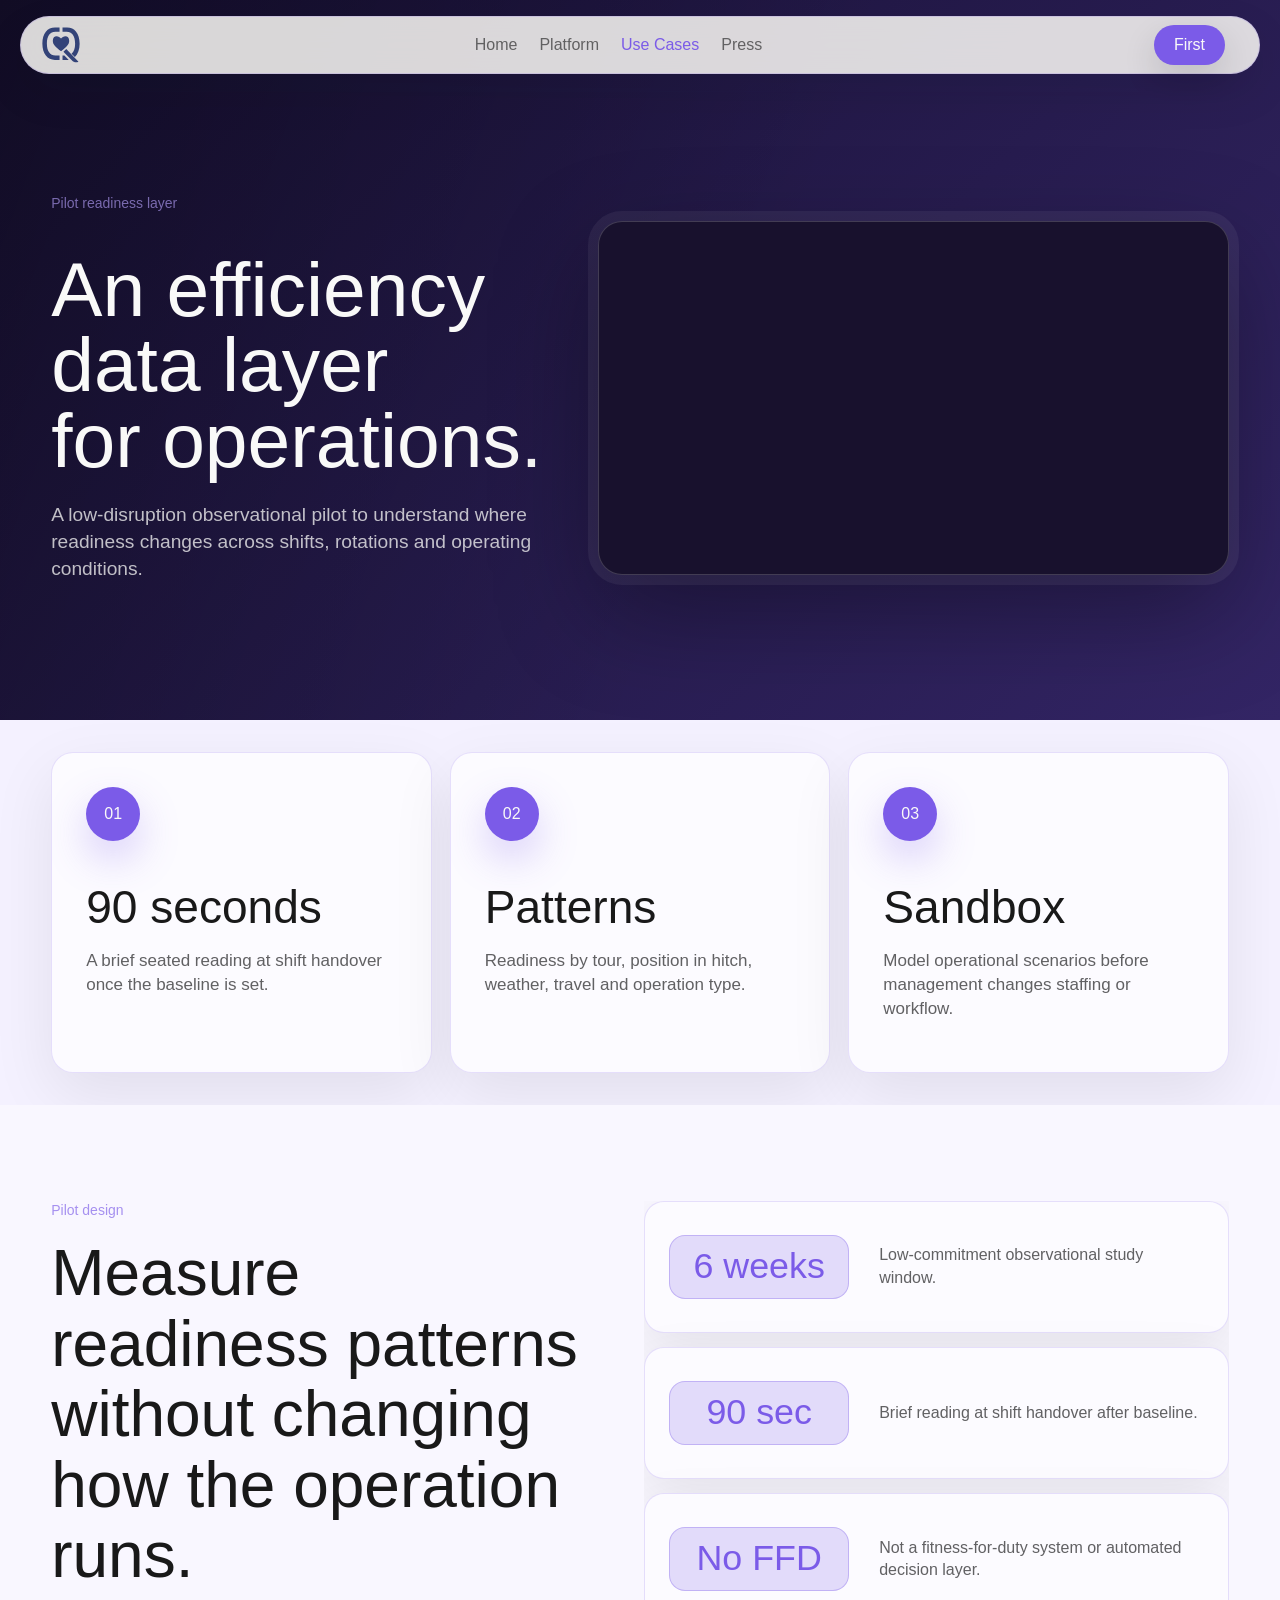
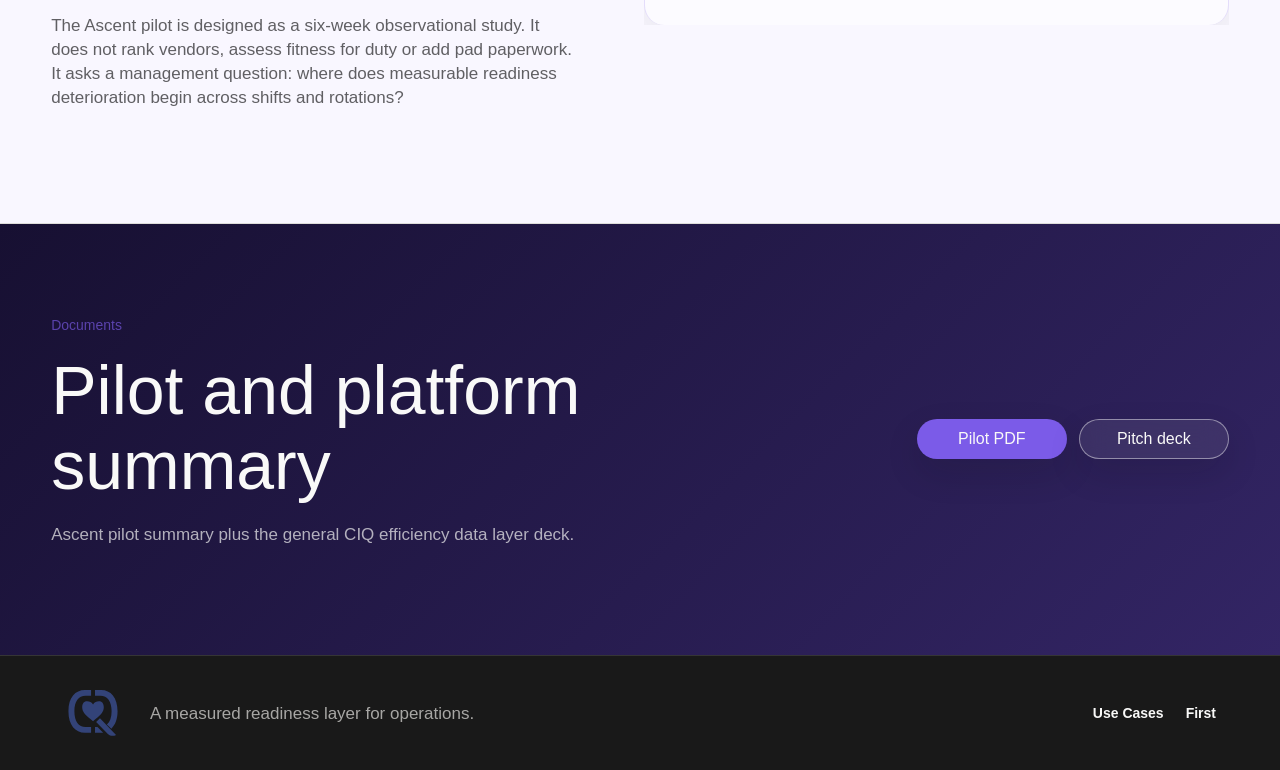
<file: ascent-pilot.html>
<!doctype html>
<html lang="en">
  <head>
    <meta charset="UTF-8" />
    <meta name="viewport" content="width=device-width, initial-scale=1.0" />
    <title>Readiness Pilot | Conscience IQ</title>
    <meta name="description" content="Conscience IQ pilot summary for a low-disruption workforce readiness data layer." />
    <link rel="stylesheet" href="styles.css" />
  </head>
  <body class="usecase pilot-theme">
    <header class="site-header"><a class="brand" href="index.html" aria-label="Conscience IQ home"><img class="brand-logo" src="assets/ciq-logo-mark.svg" alt="Conscience IQ" /></a><nav class="desktop-nav" aria-label="Main navigation"><a href="index.html">Home</a><a href="platform.html">Platform</a><a aria-current="page" href="use-cases.html">Use Cases</a><a href="press.html">Press</a></nav><a class="nav-cta" href="aviation-readiness.html">First</a><button class="menu-button" type="button" aria-label="Open menu" aria-expanded="false"><span></span><span></span></button></header>
    <nav class="mobile-nav" aria-label="Mobile navigation"><a href="index.html">Home</a><a href="platform.html">Platform</a><a href="use-cases.html">Use Cases</a><a href="press.html">Press</a></nav>
    <main>
      <section class="usecase-hero">
        <video src="Use%20case%20pages/CIQ%20x%20Practiceme%20%26%20Riseuplabs.mp4" autoplay muted loop playsinline preload="metadata"></video>
        <div><p class="eyebrow">Pilot readiness layer</p><h1>An efficiency data layer for operations.</h1><p>A low-disruption observational pilot to understand where readiness changes across shifts, rotations and operating conditions.</p></div>
      </section>
      <section class="usecase-brief"><article><span>01</span><h2>90 seconds</h2><p>A brief seated reading at shift handover once the baseline is set.</p></article><article><span>02</span><h2>Patterns</h2><p>Readiness by tour, position in hitch, weather, travel and operation type.</p></article><article><span>03</span><h2>Sandbox</h2><p>Model operational scenarios before management changes staffing or workflow.</p></article></section>
      <section class="case-detail-section">
        <div>
          <p class="eyebrow">Pilot design</p>
          <h2>Measure readiness patterns without changing how the operation runs.</h2>
          <p>The Ascent pilot is designed as a six-week observational study. It does not rank vendors, assess fitness for duty or add pad paperwork. It asks a management question: where does measurable readiness deterioration begin across shifts and rotations?</p>
        </div>
        <div class="case-points">
          <article><strong>6 weeks</strong><span>Low-commitment observational study window.</span></article>
          <article><strong>90 sec</strong><span>Brief reading at shift handover after baseline.</span></article>
          <article><strong>No FFD</strong><span>Not a fitness-for-duty system or automated decision layer.</span></article>
        </div>
      </section>
      <section class="asset-strip"><div><p class="eyebrow">Documents</p><h2>Pilot and platform summary</h2><p>Ascent pilot summary plus the general CIQ efficiency data layer deck.</p></div><div class="asset-actions"><a class="button button-primary" href="Use%20case%20pages/CIQ%20Ascent%20Pilot%20Summary.pdf" target="_blank" rel="noopener">Pilot PDF</a><a class="button button-secondary light-button" href="Use%20case%20pages/CIQ%20General%20Pitch%20Deck.pdf" target="_blank" rel="noopener">Pitch deck</a></div></section>
    </main>
    <footer class="site-footer"><a class="brand" href="index.html"><img class="brand-logo" src="assets/ciq-logo-mark.svg" alt="Conscience IQ" /></a><p>A measured readiness layer for operations.</p><div><a href="use-cases.html">Use Cases</a><a href="aviation-readiness.html">First</a></div></footer>
    <script src="script.js"></script>
  </body>
</html>
</file>
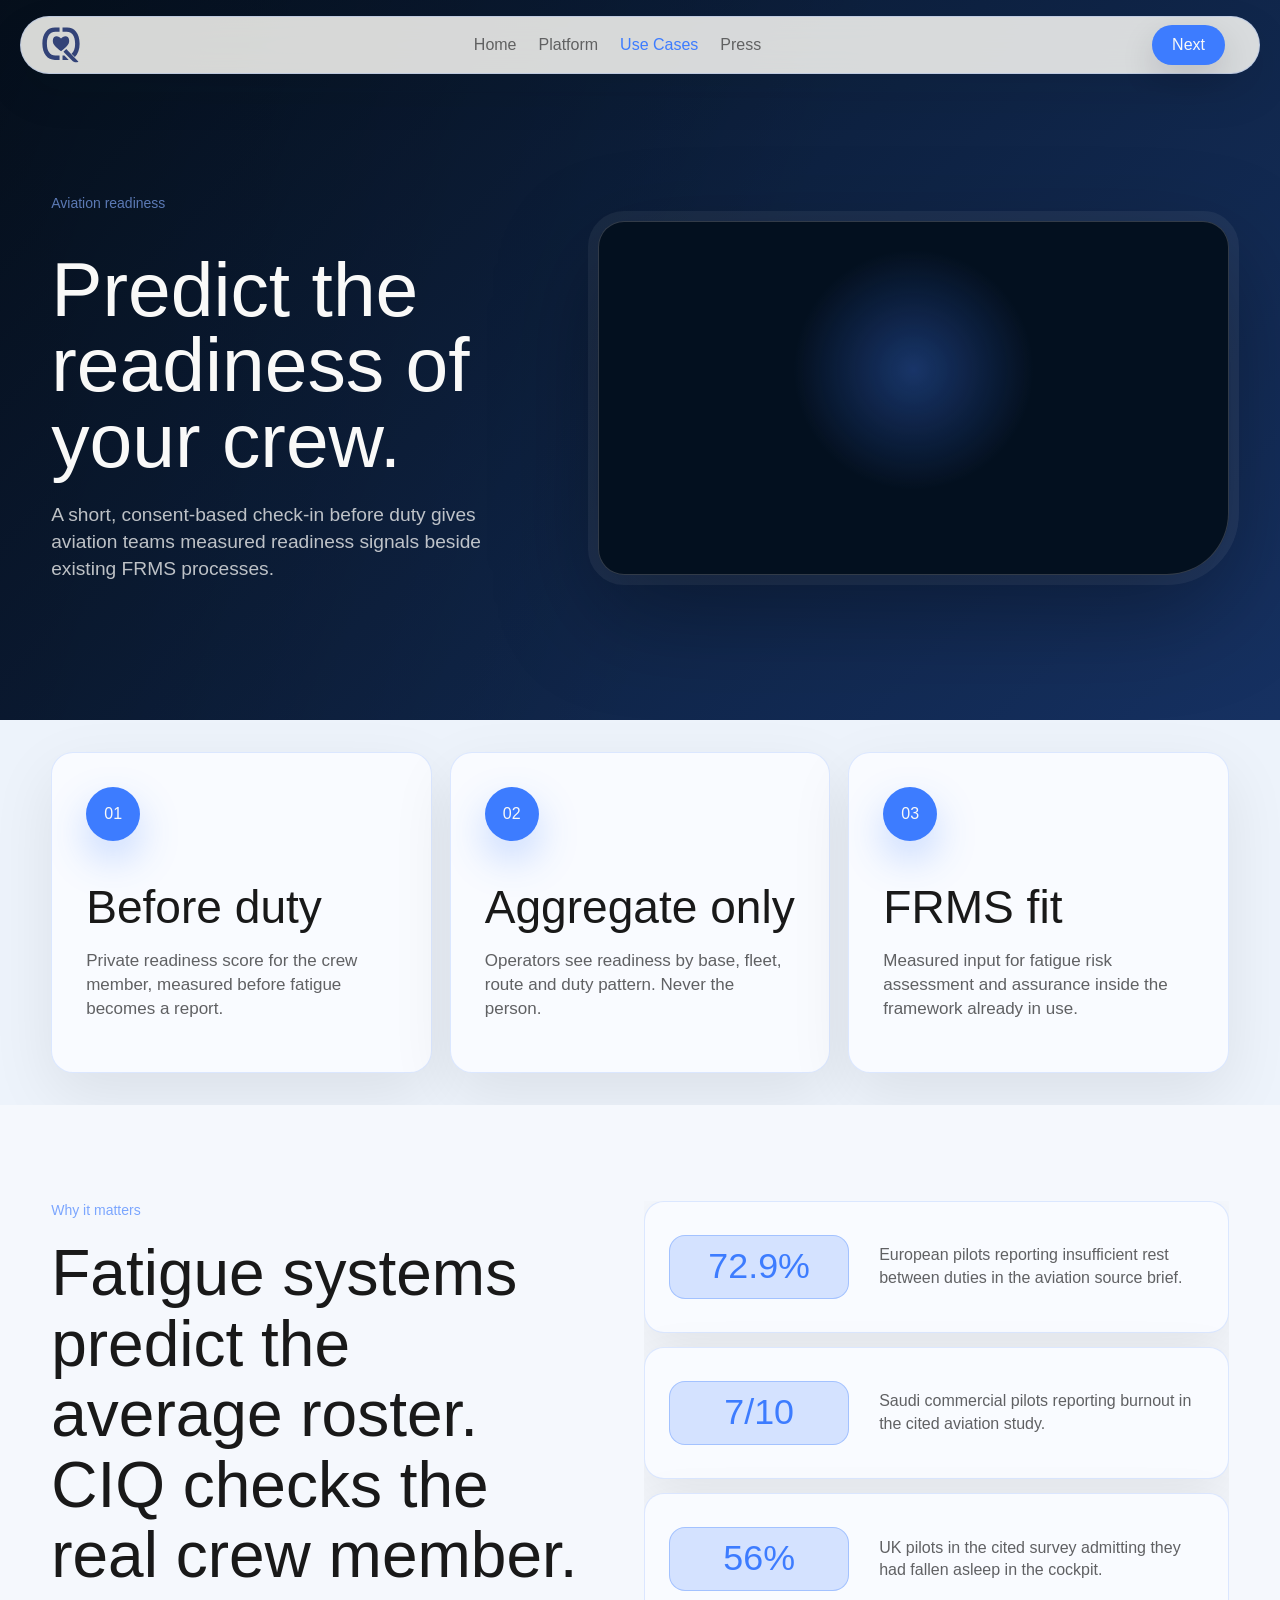
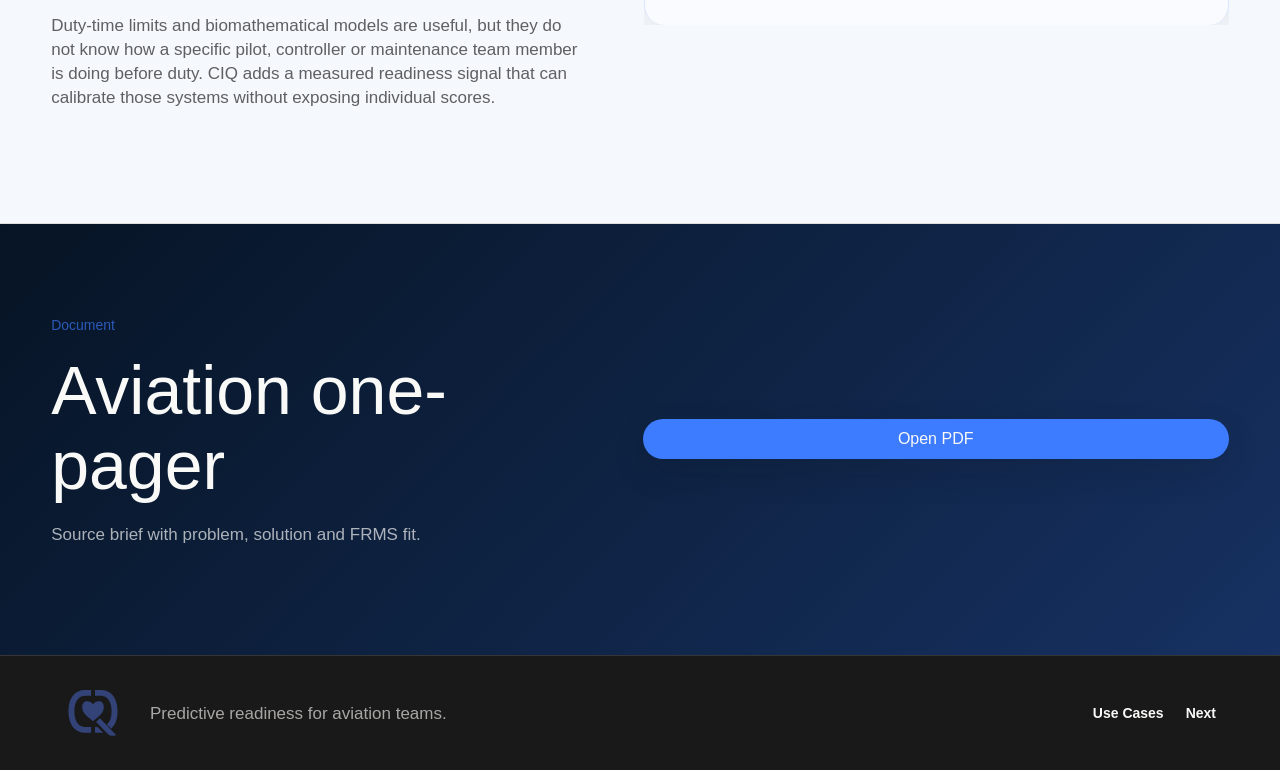
<file: aviation-readiness.html>
<!doctype html>
<html lang="en">
  <head>
    <meta charset="UTF-8" />
    <meta name="viewport" content="width=device-width, initial-scale=1.0" />
    <title>Aviation Readiness | Conscience IQ</title>
    <meta name="description" content="Conscience IQ aviation readiness for flight crew, ATC, MRO and duty patterns." />
    <link rel="preconnect" href="https://fonts.googleapis.com" />
    <link rel="preconnect" href="https://fonts.gstatic.com" crossorigin />
    <link href="https://fonts.googleapis.com/css2?family=Inter:wght@400;500;600;700;800&display=swap" rel="stylesheet" />
    <link rel="stylesheet" href="styles.css" />
  </head>
  <body class="usecase aviation-theme">
    <header class="site-header">
      <a class="brand" href="index.html" aria-label="Conscience IQ home"><img class="brand-logo" src="assets/ciq-logo-mark.svg" alt="Conscience IQ" /></a>
      <nav class="desktop-nav" aria-label="Main navigation"><a href="index.html">Home</a><a href="platform.html">Platform</a><a aria-current="page" href="use-cases.html">Use Cases</a><a href="press.html">Press</a></nav>
      <a class="nav-cta" href="defence-readiness.html">Next</a>
      <button class="menu-button" type="button" aria-label="Open menu" aria-expanded="false"><span></span><span></span></button>
    </header>
    <nav class="mobile-nav" aria-label="Mobile navigation"><a href="index.html">Home</a><a href="platform.html">Platform</a><a href="use-cases.html">Use Cases</a><a href="press.html">Press</a></nav>
    <main>
      <section class="usecase-hero">
        <video src="Use%20case%20pages/CIQ%20x%20Aviation.mp4" autoplay muted loop playsinline preload="metadata"></video>
        <div><p class="eyebrow">Aviation readiness</p><h1>Predict the readiness of your crew.</h1><p>A short, consent-based check-in before duty gives aviation teams measured readiness signals beside existing FRMS processes.</p></div>
      </section>
      <section class="usecase-brief">
        <article><span>01</span><h2>Before duty</h2><p>Private readiness score for the crew member, measured before fatigue becomes a report.</p></article>
        <article><span>02</span><h2>Aggregate only</h2><p>Operators see readiness by base, fleet, route and duty pattern. Never the person.</p></article>
        <article><span>03</span><h2>FRMS fit</h2><p>Measured input for fatigue risk assessment and assurance inside the framework already in use.</p></article>
      </section>
      <section class="case-detail-section">
        <div>
          <p class="eyebrow">Why it matters</p>
          <h2>Fatigue systems predict the average roster. CIQ checks the real crew member.</h2>
          <p>Duty-time limits and biomathematical models are useful, but they do not know how a specific pilot, controller or maintenance team member is doing before duty. CIQ adds a measured readiness signal that can calibrate those systems without exposing individual scores.</p>
        </div>
        <div class="case-points">
          <article><strong>72.9%</strong><span>European pilots reporting insufficient rest between duties in the aviation source brief.</span></article>
          <article><strong>7/10</strong><span>Saudi commercial pilots reporting burnout in the cited aviation study.</span></article>
          <article><strong>56%</strong><span>UK pilots in the cited survey admitting they had fallen asleep in the cockpit.</span></article>
        </div>
      </section>
      <section class="asset-strip"><div><p class="eyebrow">Document</p><h2>Aviation one-pager</h2><p>Source brief with problem, solution and FRMS fit.</p></div><a class="button button-primary" href="Use%20case%20pages/CIQ_Aviation_OnePager.pdf" target="_blank" rel="noopener">Open PDF</a></section>
    </main>
    <footer class="site-footer"><a class="brand" href="index.html"><img class="brand-logo" src="assets/ciq-logo-mark.svg" alt="Conscience IQ" /></a><p>Predictive readiness for aviation teams.</p><div><a href="use-cases.html">Use Cases</a><a href="defence-readiness.html">Next</a></div></footer>
    <script src="script.js"></script>
  </body>
</html>
</file>
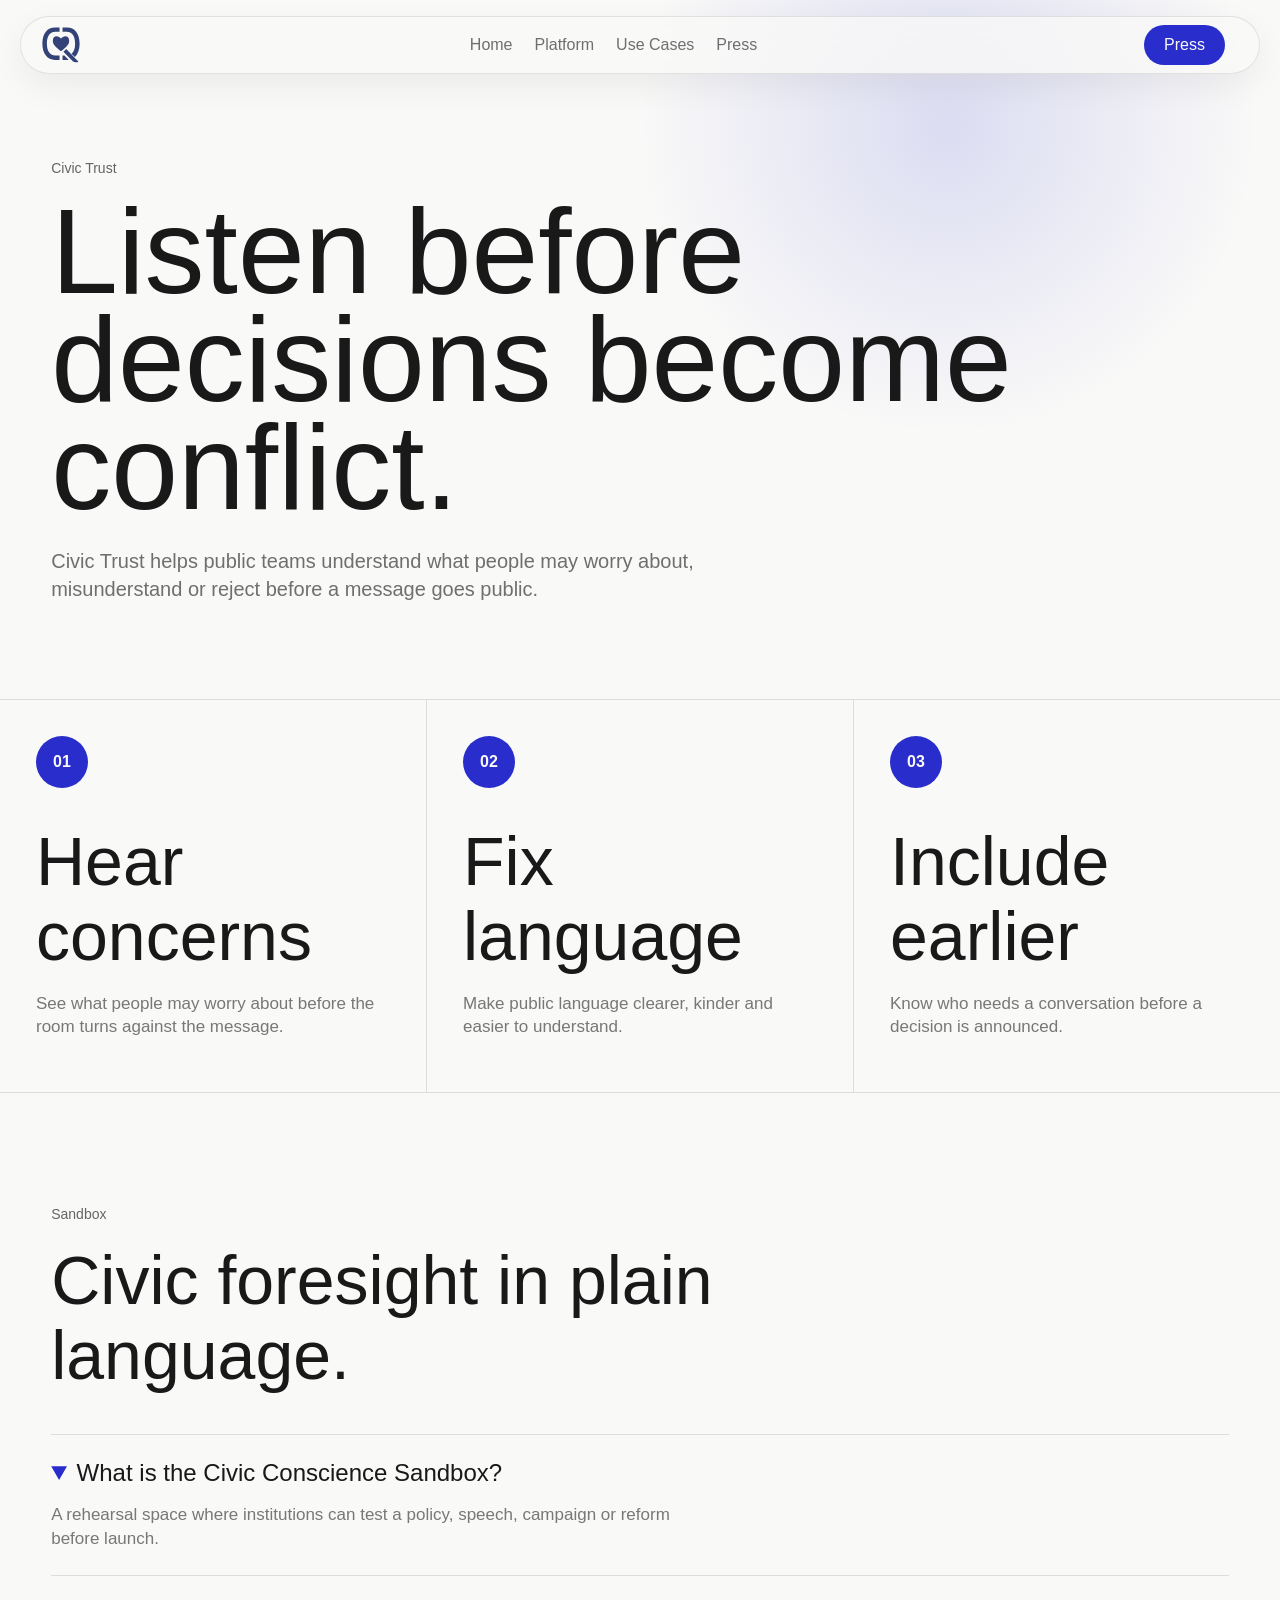
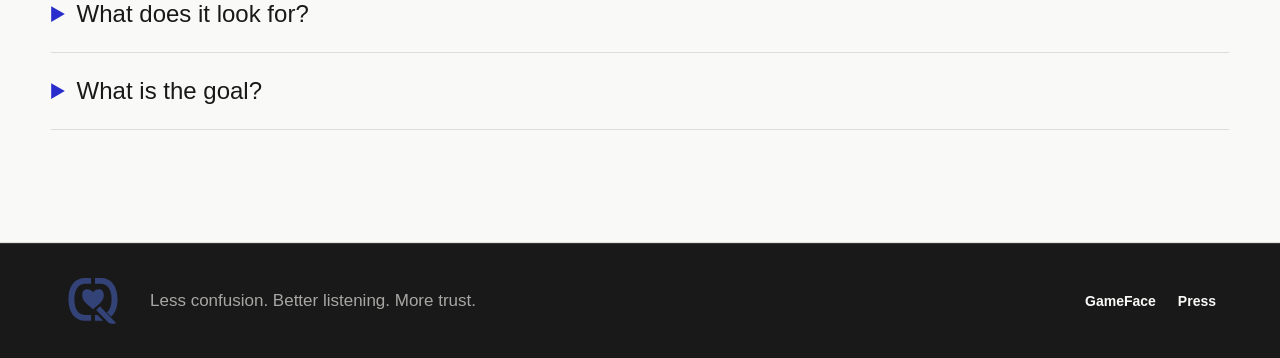
<file: civic-trust.html>
<!doctype html>
<html lang="en">
  <head>
    <meta charset="UTF-8" />
    <meta name="viewport" content="width=device-width, initial-scale=1.0" />
    <title>Civic Trust | Conscience IQ</title>
    <meta name="description" content="Civic Trust helps institutions listen before public decisions become conflict." />
    <link rel="preconnect" href="https://fonts.googleapis.com" />
    <link rel="preconnect" href="https://fonts.gstatic.com" crossorigin />
    <link href="https://fonts.googleapis.com/css2?family=Inter:wght@400;500;600;700;800&display=swap" rel="stylesheet" />
    <link rel="stylesheet" href="styles.css" />
  </head>
  <body>
    <header class="site-header">
      <a class="brand" href="index.html" aria-label="Conscience IQ home"><img class="brand-logo" src="assets/ciq-logo-mark.svg" alt="Conscience IQ" /></a>
      <nav class="desktop-nav" aria-label="Main navigation">
        <a href="index.html">Home</a><a href="platform.html">Platform</a><a href="use-cases.html">Use Cases</a><a href="press.html">Press</a>
      </nav>
      <a class="nav-cta" href="press.html">Press</a>
      <button class="menu-button" type="button" aria-label="Open menu" aria-expanded="false"><span></span><span></span></button>
    </header>
    <nav class="mobile-nav" aria-label="Mobile navigation">
      <a href="index.html">Home</a><a href="platform.html">Platform</a><a href="use-cases.html">Use Cases</a><a href="press.html">Press</a>
    </nav>

    <main>
      <section class="page-hero">
        <p class="eyebrow">Civic Trust</p>
        <h1>Listen before decisions become conflict.</h1>
        <p>
          Civic Trust helps public teams understand what people may worry about, misunderstand or
          reject before a message goes public.
        </p>
      </section>

      <section class="detail-grid">
        <article><span>01</span><h2>Hear concerns</h2><p>See what people may worry about before the room turns against the message.</p></article>
        <article><span>02</span><h2>Fix language</h2><p>Make public language clearer, kinder and easier to understand.</p></article>
        <article><span>03</span><h2>Include earlier</h2><p>Know who needs a conversation before a decision is announced.</p></article>
      </section>

      <section class="accordion-section">
        <div class="section-heading">
          <p class="eyebrow">Sandbox</p>
          <h2>Civic foresight in plain language.</h2>
        </div>
        <div class="faq-list">
          <details open>
            <summary>What is the Civic Conscience Sandbox?</summary>
            <p>A rehearsal space where institutions can test a policy, speech, campaign or reform before launch.</p>
          </details>
          <details>
            <summary>What does it look for?</summary>
            <p>Trust risks, dignity concerns, misunderstood language, identity sensitivities and places where dialogue is needed.</p>
          </details>
          <details>
            <summary>What is the goal?</summary>
            <p>Better listening, clearer decisions and stronger civic trust without erasing community difference.</p>
          </details>
        </div>
      </section>
    </main>

    <footer class="site-footer"><a class="brand" href="index.html" aria-label="Conscience IQ home"><img class="brand-logo" src="assets/ciq-logo-mark.svg" alt="Conscience IQ" /></a><p>Less confusion. Better listening. More trust.</p><div><a href="gameface.html">GameFace</a><a href="press.html">Press</a></div></footer>
    <script src="script.js"></script>
  </body>
</html>
</file>
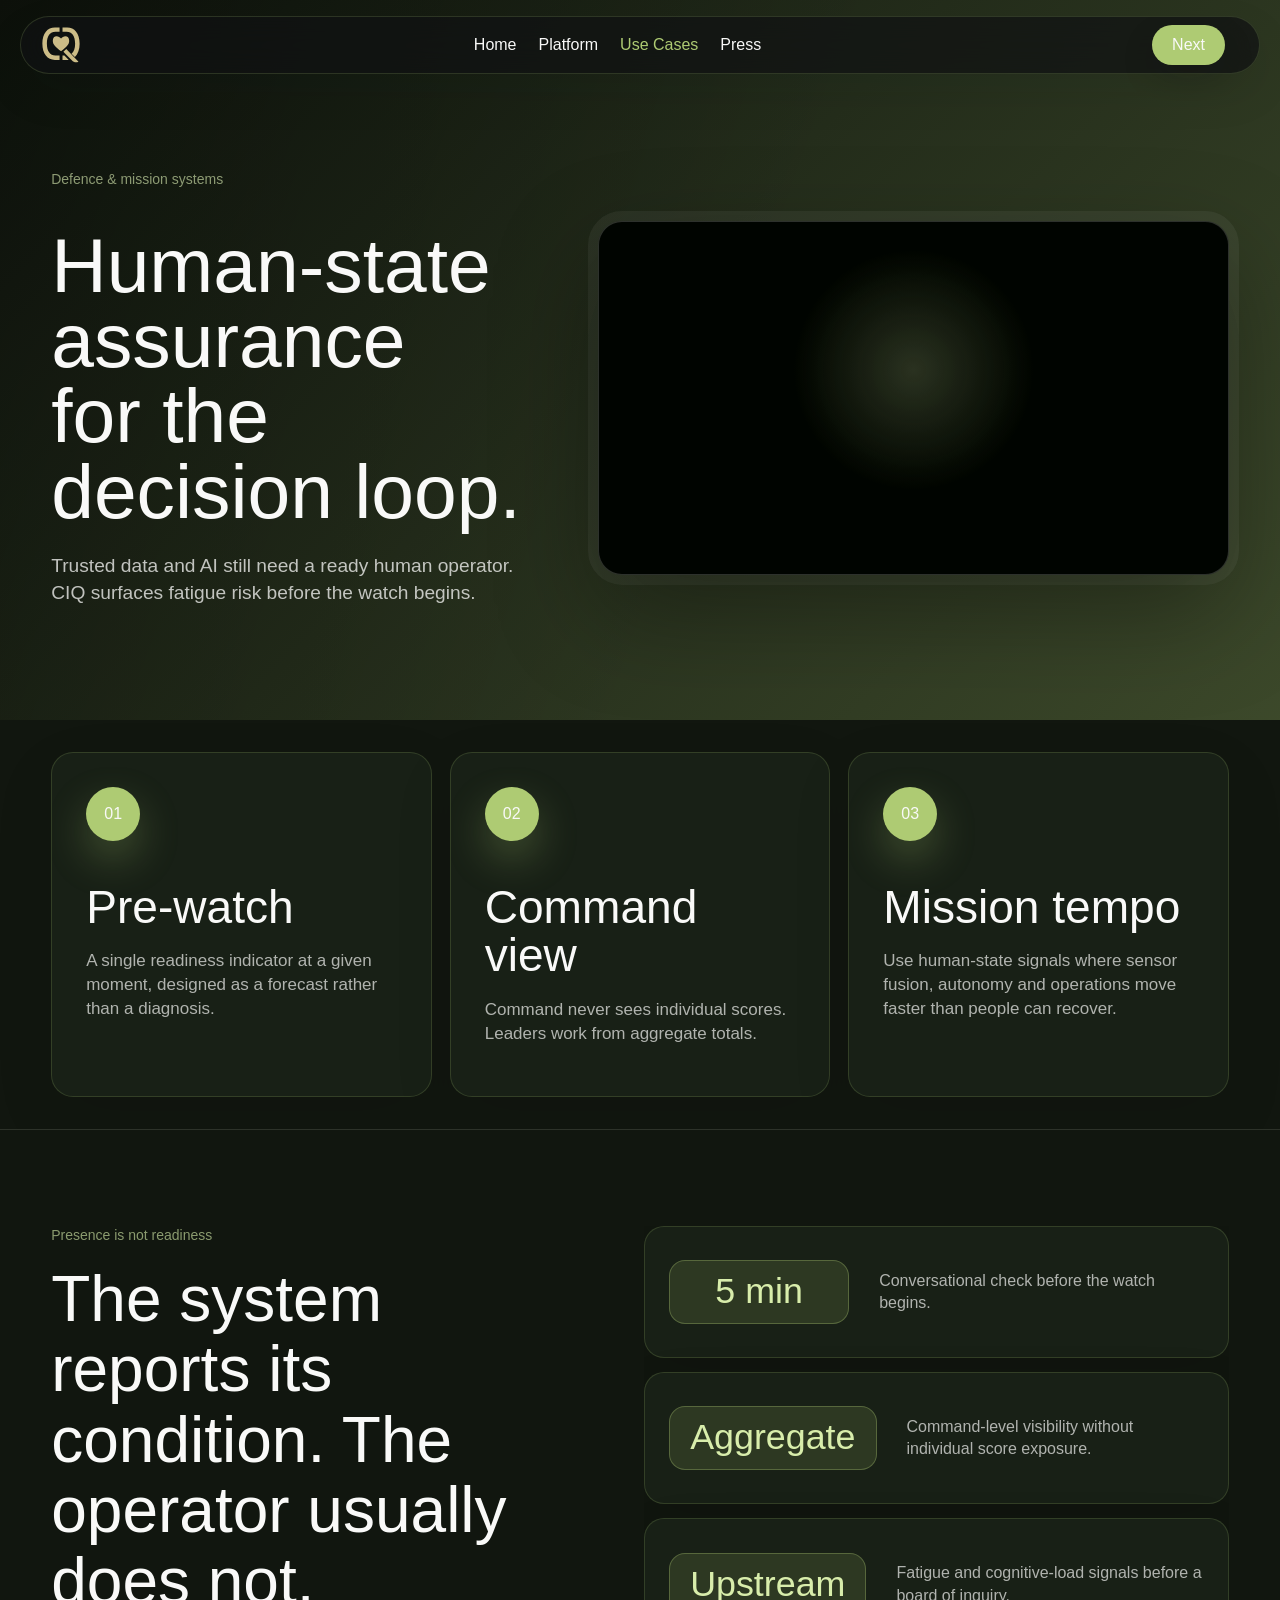
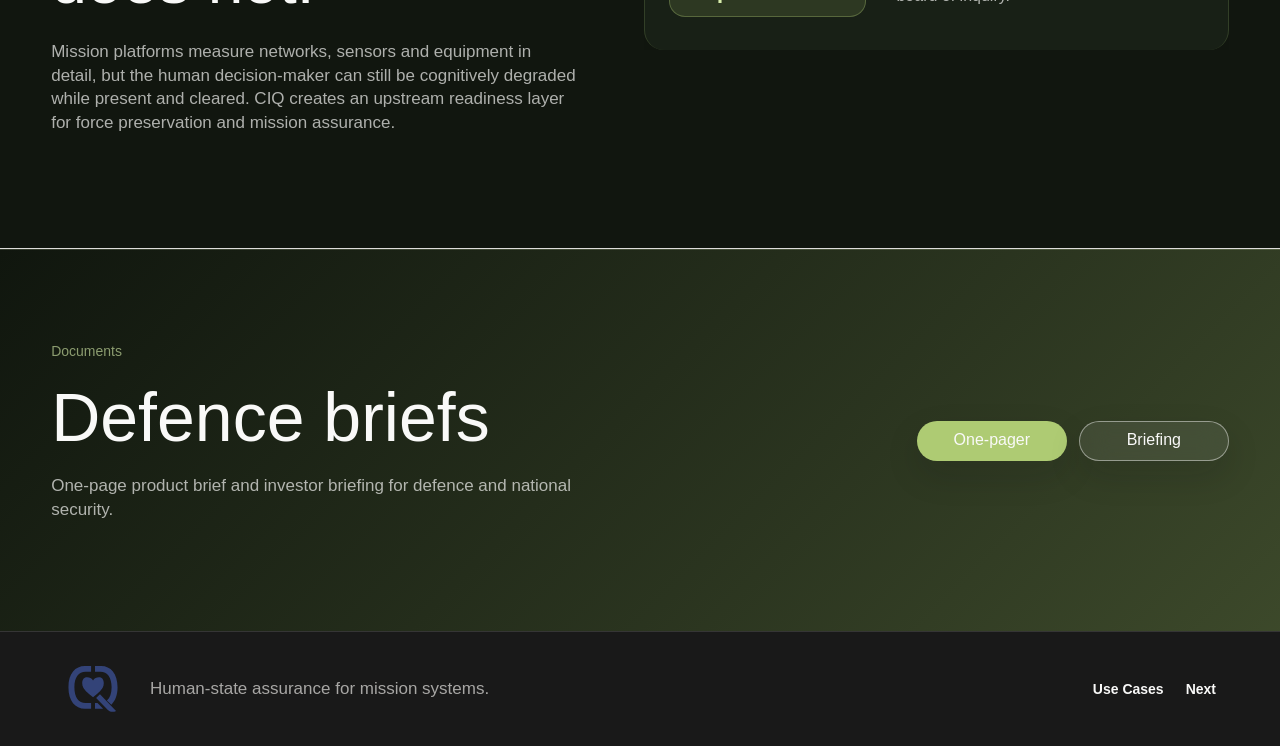
<file: defence-readiness.html>
<!doctype html>
<html lang="en">
  <head>
    <meta charset="UTF-8" />
    <meta name="viewport" content="width=device-width, initial-scale=1.0" />
    <title>Defence Readiness | Conscience IQ</title>
    <meta name="description" content="Conscience IQ human-state assurance for defence and mission systems." />
    <link rel="stylesheet" href="styles.css" />
  </head>
  <body class="usecase defence-theme">
    <header class="site-header"><a class="brand" href="index.html" aria-label="Conscience IQ home"><img class="brand-logo" src="assets/ciq-logo-mark.svg" alt="Conscience IQ" /></a><nav class="desktop-nav" aria-label="Main navigation"><a href="index.html">Home</a><a href="platform.html">Platform</a><a aria-current="page" href="use-cases.html">Use Cases</a><a href="press.html">Press</a></nav><a class="nav-cta" href="healthcare-readiness.html">Next</a><button class="menu-button" type="button" aria-label="Open menu" aria-expanded="false"><span></span><span></span></button></header>
    <nav class="mobile-nav" aria-label="Mobile navigation"><a href="index.html">Home</a><a href="platform.html">Platform</a><a href="use-cases.html">Use Cases</a><a href="press.html">Press</a></nav>
    <main>
      <section class="usecase-hero split-video"><div><p class="eyebrow">Defence & mission systems</p><h1>Human-state assurance for the decision loop.</h1><p>Trusted data and AI still need a ready human operator. CIQ surfaces fatigue risk before the watch begins.</p></div><video src="Use%20case%20pages/CIQ%20x%20Defence%20and%20Sim.mp4" autoplay muted loop playsinline preload="metadata"></video></section>
      <section class="usecase-brief"><article><span>01</span><h2>Pre-watch</h2><p>A single readiness indicator at a given moment, designed as a forecast rather than a diagnosis.</p></article><article><span>02</span><h2>Command view</h2><p>Command never sees individual scores. Leaders work from aggregate totals.</p></article><article><span>03</span><h2>Mission tempo</h2><p>Use human-state signals where sensor fusion, autonomy and operations move faster than people can recover.</p></article></section>
      <section class="case-detail-section">
        <div>
          <p class="eyebrow">Presence is not readiness</p>
          <h2>The system reports its condition. The operator usually does not.</h2>
          <p>Mission platforms measure networks, sensors and equipment in detail, but the human decision-maker can still be cognitively degraded while present and cleared. CIQ creates an upstream readiness layer for force preservation and mission assurance.</p>
        </div>
        <div class="case-points">
          <article><strong>5 min</strong><span>Conversational check before the watch begins.</span></article>
          <article><strong>Aggregate</strong><span>Command-level visibility without individual score exposure.</span></article>
          <article><strong>Upstream</strong><span>Fatigue and cognitive-load signals before a board of inquiry.</span></article>
        </div>
      </section>
      <section class="asset-strip"><div><p class="eyebrow">Documents</p><h2>Defence briefs</h2><p>One-page product brief and investor briefing for defence and national security.</p></div><div class="asset-actions"><a class="button button-primary" href="Use%20case%20pages/Defense%20-%20CIQ%20One%20pager.pdf.pdf" target="_blank" rel="noopener">One-pager</a><a class="button button-secondary light-button" href="Use%20case%20pages/Defense.pdf" target="_blank" rel="noopener">Briefing</a></div></section>
    </main>
    <footer class="site-footer"><a class="brand" href="index.html"><img class="brand-logo" src="assets/ciq-logo-mark.svg" alt="Conscience IQ" /></a><p>Human-state assurance for mission systems.</p><div><a href="use-cases.html">Use Cases</a><a href="healthcare-readiness.html">Next</a></div></footer>
    <script src="script.js"></script>
  </body>
</html>
</file>
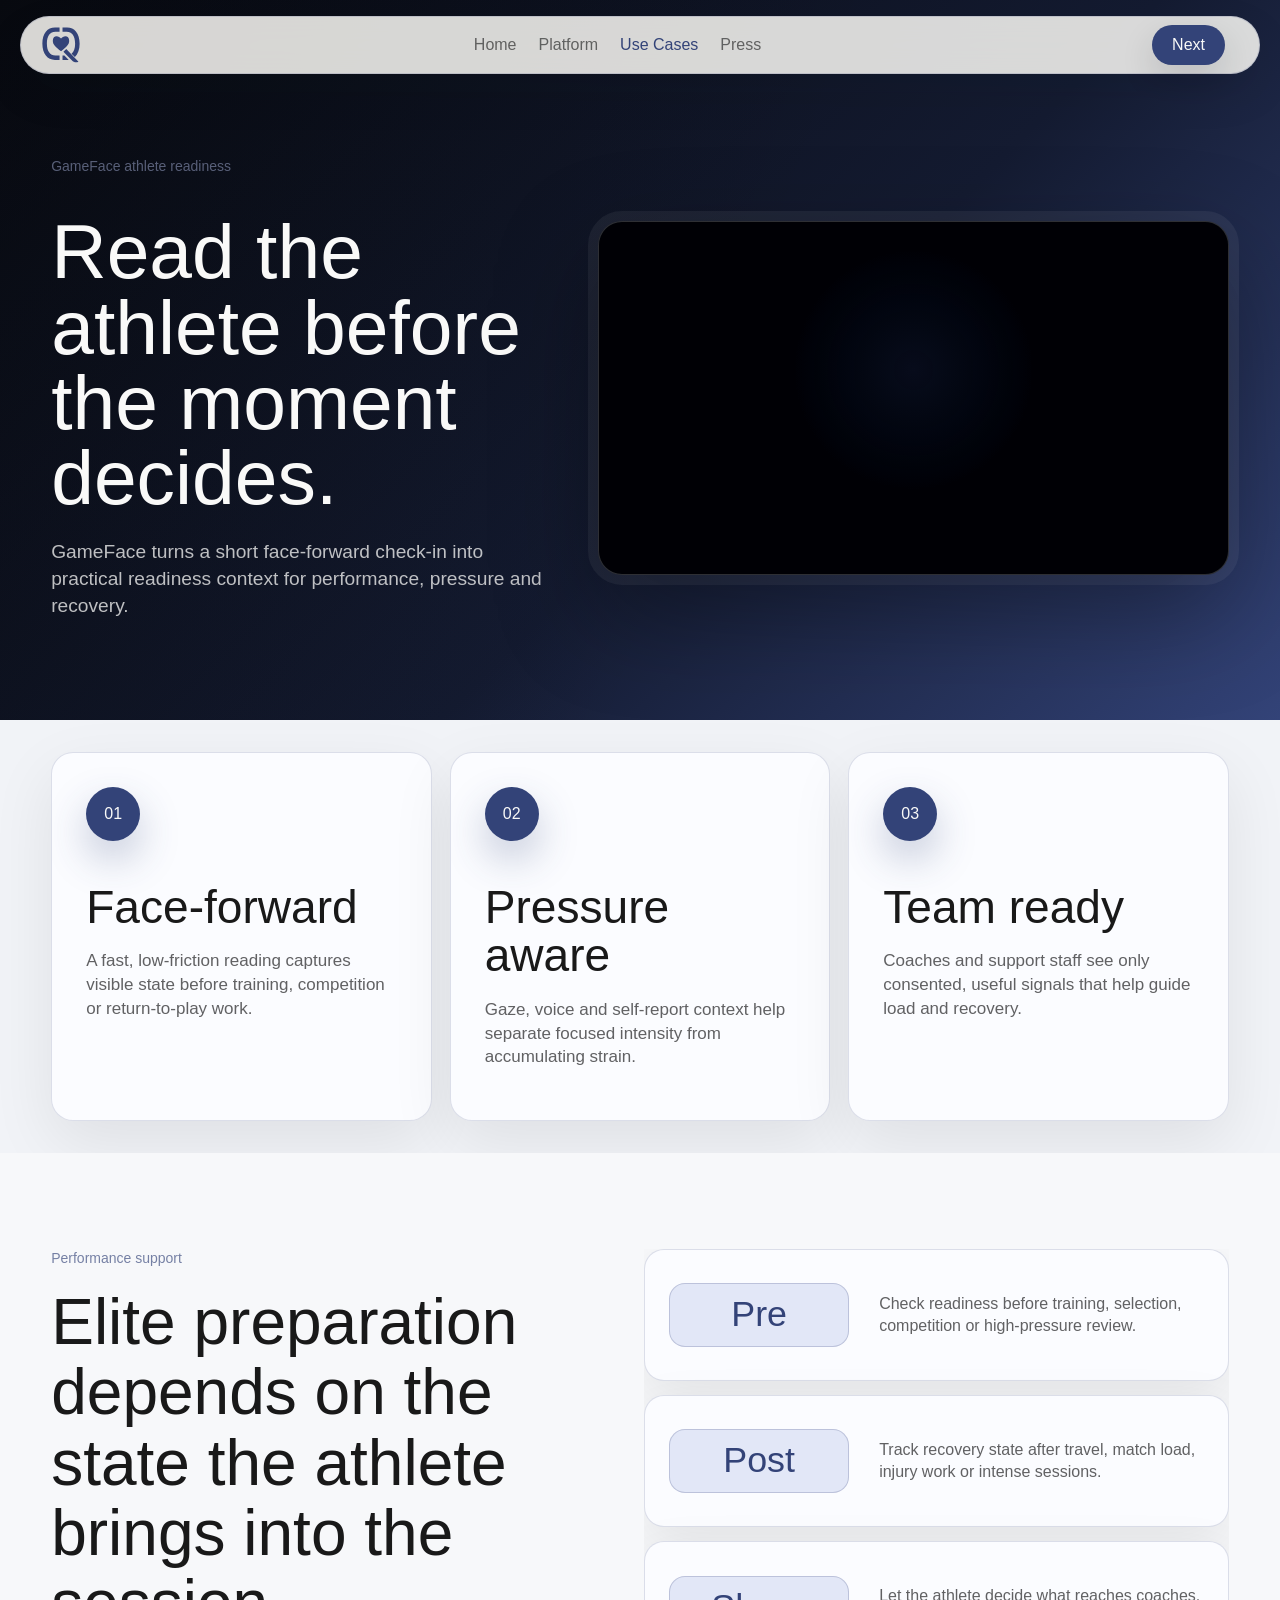
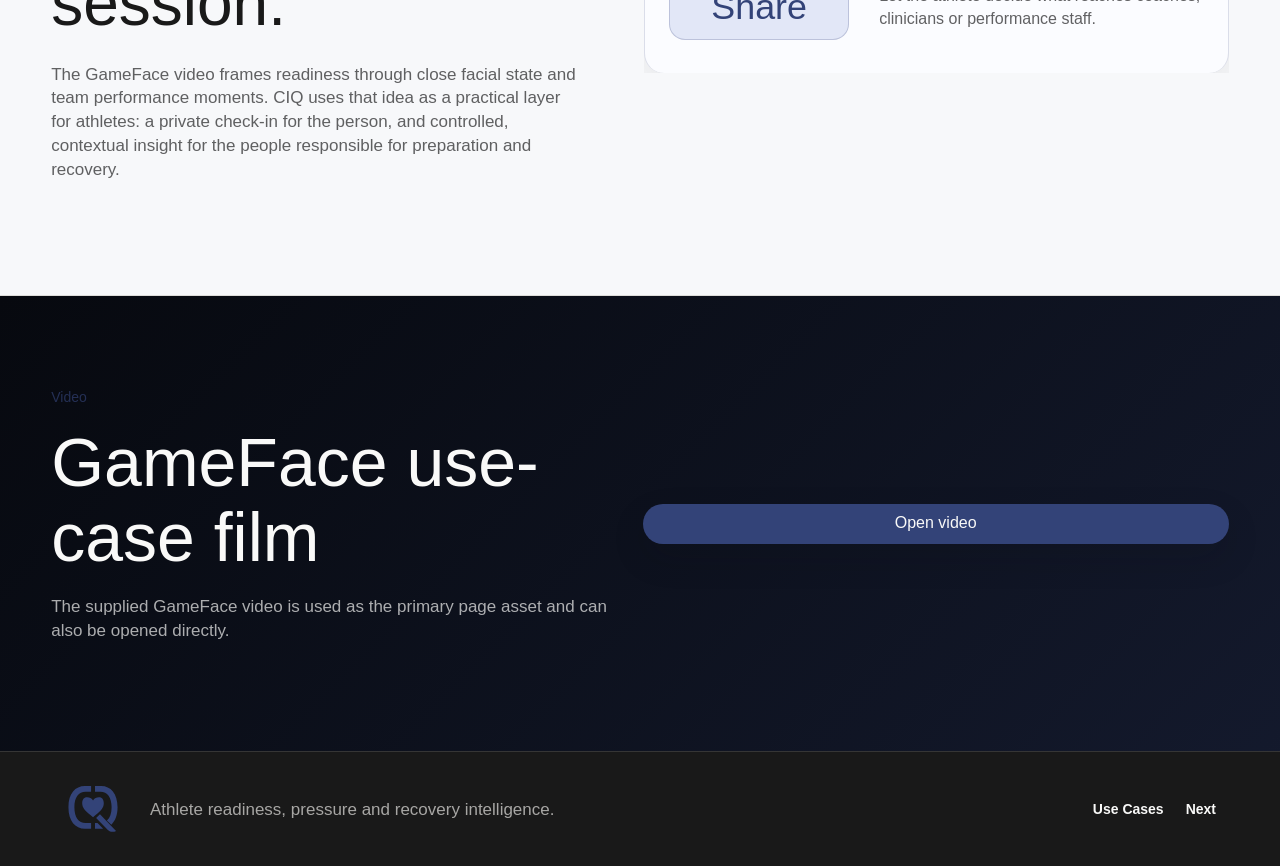
<file: gameface.html>
<!doctype html>
<html lang="en">
  <head>
    <meta charset="UTF-8" />
    <meta name="viewport" content="width=device-width, initial-scale=1.0" />
    <title>GameFace Readiness | Conscience IQ</title>
    <meta name="description" content="GameFace is a Conscience IQ use case for athlete readiness, pressure, recovery and consent-controlled team support." />
    <link rel="preconnect" href="https://fonts.googleapis.com" />
    <link rel="preconnect" href="https://fonts.gstatic.com" crossorigin />
    <link href="https://fonts.googleapis.com/css2?family=Inter:wght@400;500;600;700;800&display=swap" rel="stylesheet" />
    <link rel="stylesheet" href="styles.css" />
  </head>
  <body class="usecase gameface-theme">
    <header class="site-header">
      <a class="brand" href="index.html" aria-label="Conscience IQ home"><img class="brand-logo" src="assets/ciq-logo-mark.svg" alt="Conscience IQ" /></a>
      <nav class="desktop-nav" aria-label="Main navigation"><a href="index.html">Home</a><a href="platform.html">Platform</a><a aria-current="page" href="use-cases.html">Use Cases</a><a href="press.html">Press</a></nav>
      <a class="nav-cta" href="aviation-readiness.html">Next</a>
      <button class="menu-button" type="button" aria-label="Open menu" aria-expanded="false"><span></span><span></span></button>
    </header>
    <nav class="mobile-nav" aria-label="Mobile navigation"><a href="index.html">Home</a><a href="platform.html">Platform</a><a href="use-cases.html">Use Cases</a><a href="press.html">Press</a></nav>
    <main>
      <section class="usecase-hero">
        <video src="Use%20case%20pages/game%20face.mp4" autoplay muted loop playsinline preload="metadata"></video>
        <div><p class="eyebrow">GameFace athlete readiness</p><h1>Read the athlete before the moment decides.</h1><p>GameFace turns a short face-forward check-in into practical readiness context for performance, pressure and recovery.</p></div>
      </section>
      <section class="usecase-brief">
        <article><span>01</span><h2>Face-forward</h2><p>A fast, low-friction reading captures visible state before training, competition or return-to-play work.</p></article>
        <article><span>02</span><h2>Pressure aware</h2><p>Gaze, voice and self-report context help separate focused intensity from accumulating strain.</p></article>
        <article><span>03</span><h2>Team ready</h2><p>Coaches and support staff see only consented, useful signals that help guide load and recovery.</p></article>
      </section>
      <section class="case-detail-section">
        <div>
          <p class="eyebrow">Performance support</p>
          <h2>Elite preparation depends on the state the athlete brings into the session.</h2>
          <p>The GameFace video frames readiness through close facial state and team performance moments. CIQ uses that idea as a practical layer for athletes: a private check-in for the person, and controlled, contextual insight for the people responsible for preparation and recovery.</p>
        </div>
        <div class="case-points">
          <article><strong>Pre</strong><span>Check readiness before training, selection, competition or high-pressure review.</span></article>
          <article><strong>Post</strong><span>Track recovery state after travel, match load, injury work or intense sessions.</span></article>
          <article><strong>Share</strong><span>Let the athlete decide what reaches coaches, clinicians or performance staff.</span></article>
        </div>
      </section>
      <section class="asset-strip"><div><p class="eyebrow">Video</p><h2>GameFace use-case film</h2><p>The supplied GameFace video is used as the primary page asset and can also be opened directly.</p></div><a class="button button-primary" href="Use%20case%20pages/game%20face.mp4" target="_blank" rel="noopener">Open video</a></section>
    </main>
    <footer class="site-footer"><a class="brand" href="index.html"><img class="brand-logo" src="assets/ciq-logo-mark.svg" alt="Conscience IQ" /></a><p>Athlete readiness, pressure and recovery intelligence.</p><div><a href="use-cases.html">Use Cases</a><a href="aviation-readiness.html">Next</a></div></footer>
    <script src="script.js"></script>
  </body>
</html>
</file>
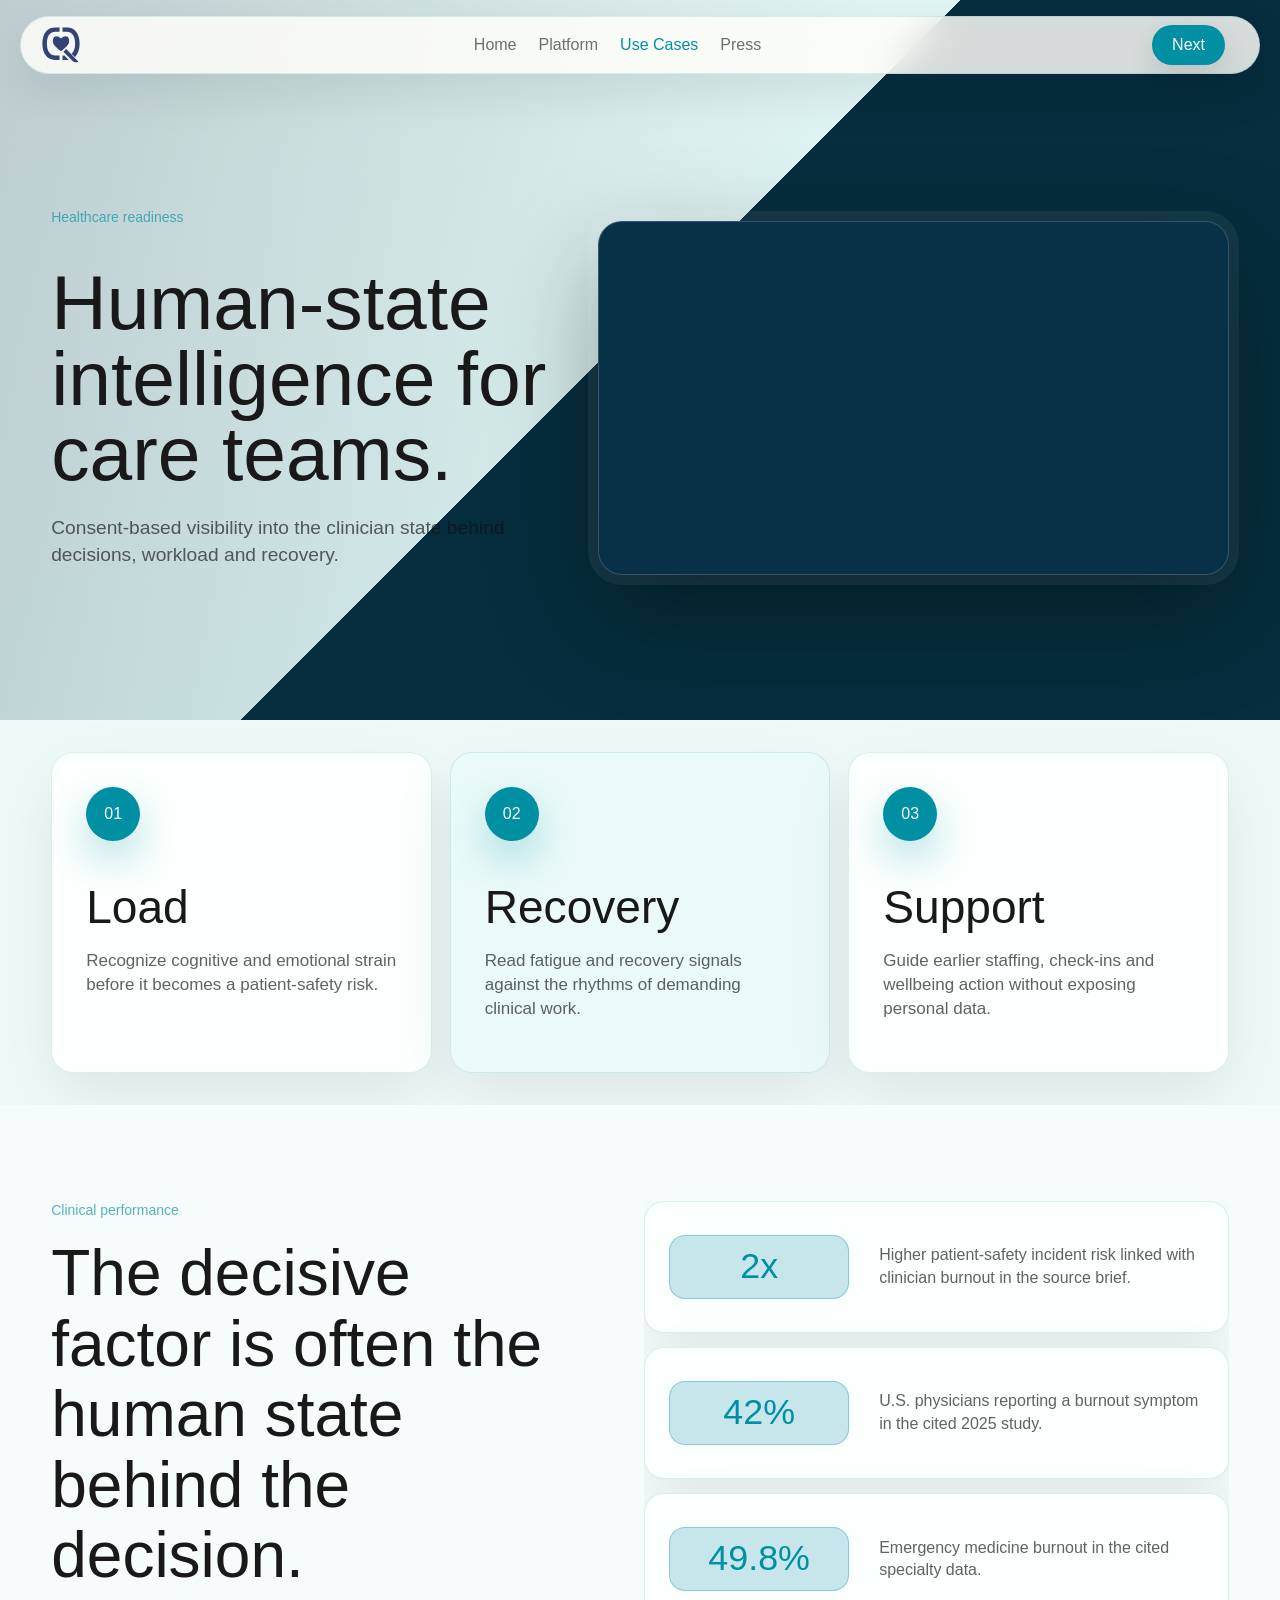
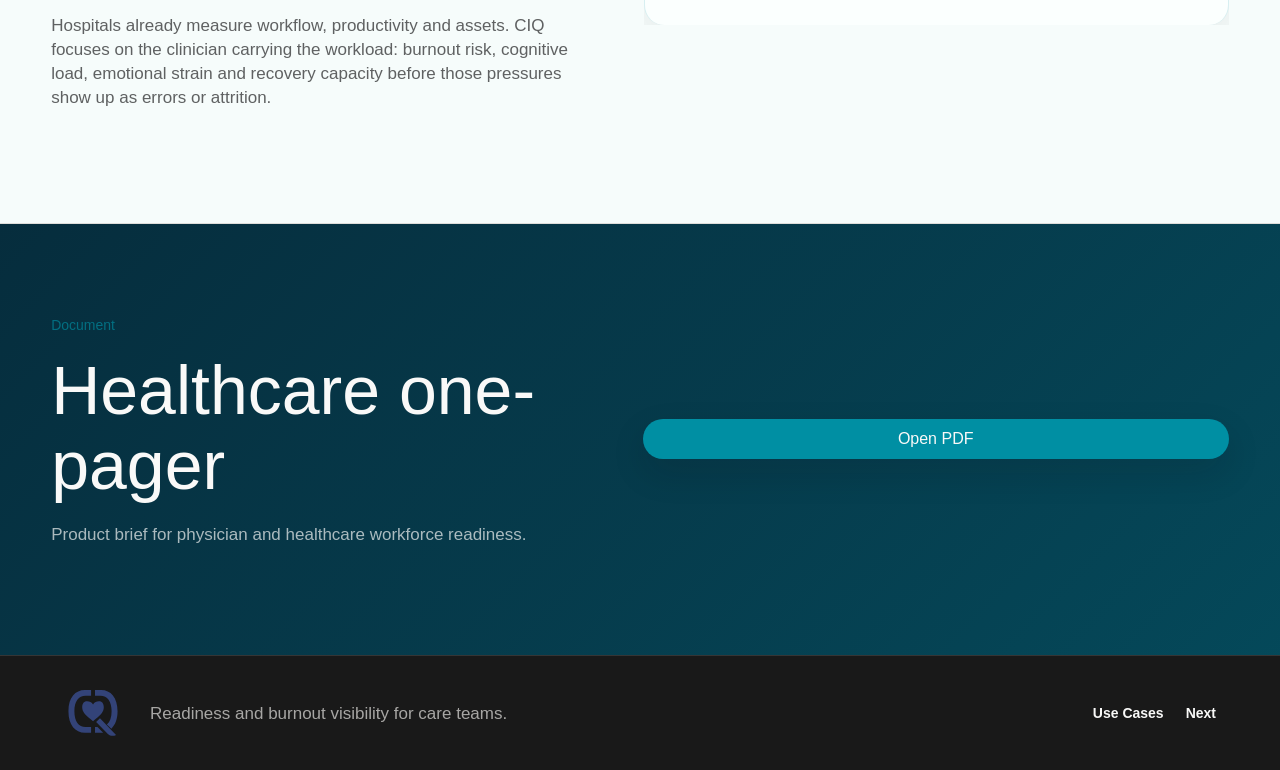
<file: healthcare-readiness.html>
<!doctype html>
<html lang="en">
  <head>
    <meta charset="UTF-8" />
    <meta name="viewport" content="width=device-width, initial-scale=1.0" />
    <title>Healthcare Readiness | Conscience IQ</title>
    <meta name="description" content="Conscience IQ healthcare readiness for clinician strain, burnout and recovery visibility." />
    <link rel="stylesheet" href="styles.css" />
  </head>
  <body class="usecase healthcare-theme">
    <header class="site-header"><a class="brand" href="index.html" aria-label="Conscience IQ home"><img class="brand-logo" src="assets/ciq-logo-mark.svg" alt="Conscience IQ" /></a><nav class="desktop-nav" aria-label="Main navigation"><a href="index.html">Home</a><a href="platform.html">Platform</a><a aria-current="page" href="use-cases.html">Use Cases</a><a href="press.html">Press</a></nav><a class="nav-cta" href="petroleum-readiness.html">Next</a><button class="menu-button" type="button" aria-label="Open menu" aria-expanded="false"><span></span><span></span></button></header>
    <nav class="mobile-nav" aria-label="Mobile navigation"><a href="index.html">Home</a><a href="platform.html">Platform</a><a href="use-cases.html">Use Cases</a><a href="press.html">Press</a></nav>
    <main>
      <section class="usecase-hero">
        <video src="Use%20case%20pages/CIQ%20x%20Healthcare.mp4" autoplay muted loop playsinline preload="metadata"></video>
        <div><p class="eyebrow">Healthcare readiness</p><h1>Human-state intelligence for care teams.</h1><p>Consent-based visibility into the clinician state behind decisions, workload and recovery.</p></div>
      </section>
      <section class="usecase-brief"><article><span>01</span><h2>Load</h2><p>Recognize cognitive and emotional strain before it becomes a patient-safety risk.</p></article><article><span>02</span><h2>Recovery</h2><p>Read fatigue and recovery signals against the rhythms of demanding clinical work.</p></article><article><span>03</span><h2>Support</h2><p>Guide earlier staffing, check-ins and wellbeing action without exposing personal data.</p></article></section>
      <section class="case-detail-section">
        <div>
          <p class="eyebrow">Clinical performance</p>
          <h2>The decisive factor is often the human state behind the decision.</h2>
          <p>Hospitals already measure workflow, productivity and assets. CIQ focuses on the clinician carrying the workload: burnout risk, cognitive load, emotional strain and recovery capacity before those pressures show up as errors or attrition.</p>
        </div>
        <div class="case-points">
          <article><strong>2x</strong><span>Higher patient-safety incident risk linked with clinician burnout in the source brief.</span></article>
          <article><strong>42%</strong><span>U.S. physicians reporting a burnout symptom in the cited 2025 study.</span></article>
          <article><strong>49.8%</strong><span>Emergency medicine burnout in the cited specialty data.</span></article>
        </div>
      </section>
      <section class="asset-strip"><div><p class="eyebrow">Document</p><h2>Healthcare one-pager</h2><p>Product brief for physician and healthcare workforce readiness.</p></div><a class="button button-primary" href="Use%20case%20pages/Healthcare%20-%20CIQ%20One%20pager.pdf.pdf" target="_blank" rel="noopener">Open PDF</a></section>
    </main>
    <footer class="site-footer"><a class="brand" href="index.html"><img class="brand-logo" src="assets/ciq-logo-mark.svg" alt="Conscience IQ" /></a><p>Readiness and burnout visibility for care teams.</p><div><a href="use-cases.html">Use Cases</a><a href="petroleum-readiness.html">Next</a></div></footer>
    <script src="script.js"></script>
  </body>
</html>
</file>
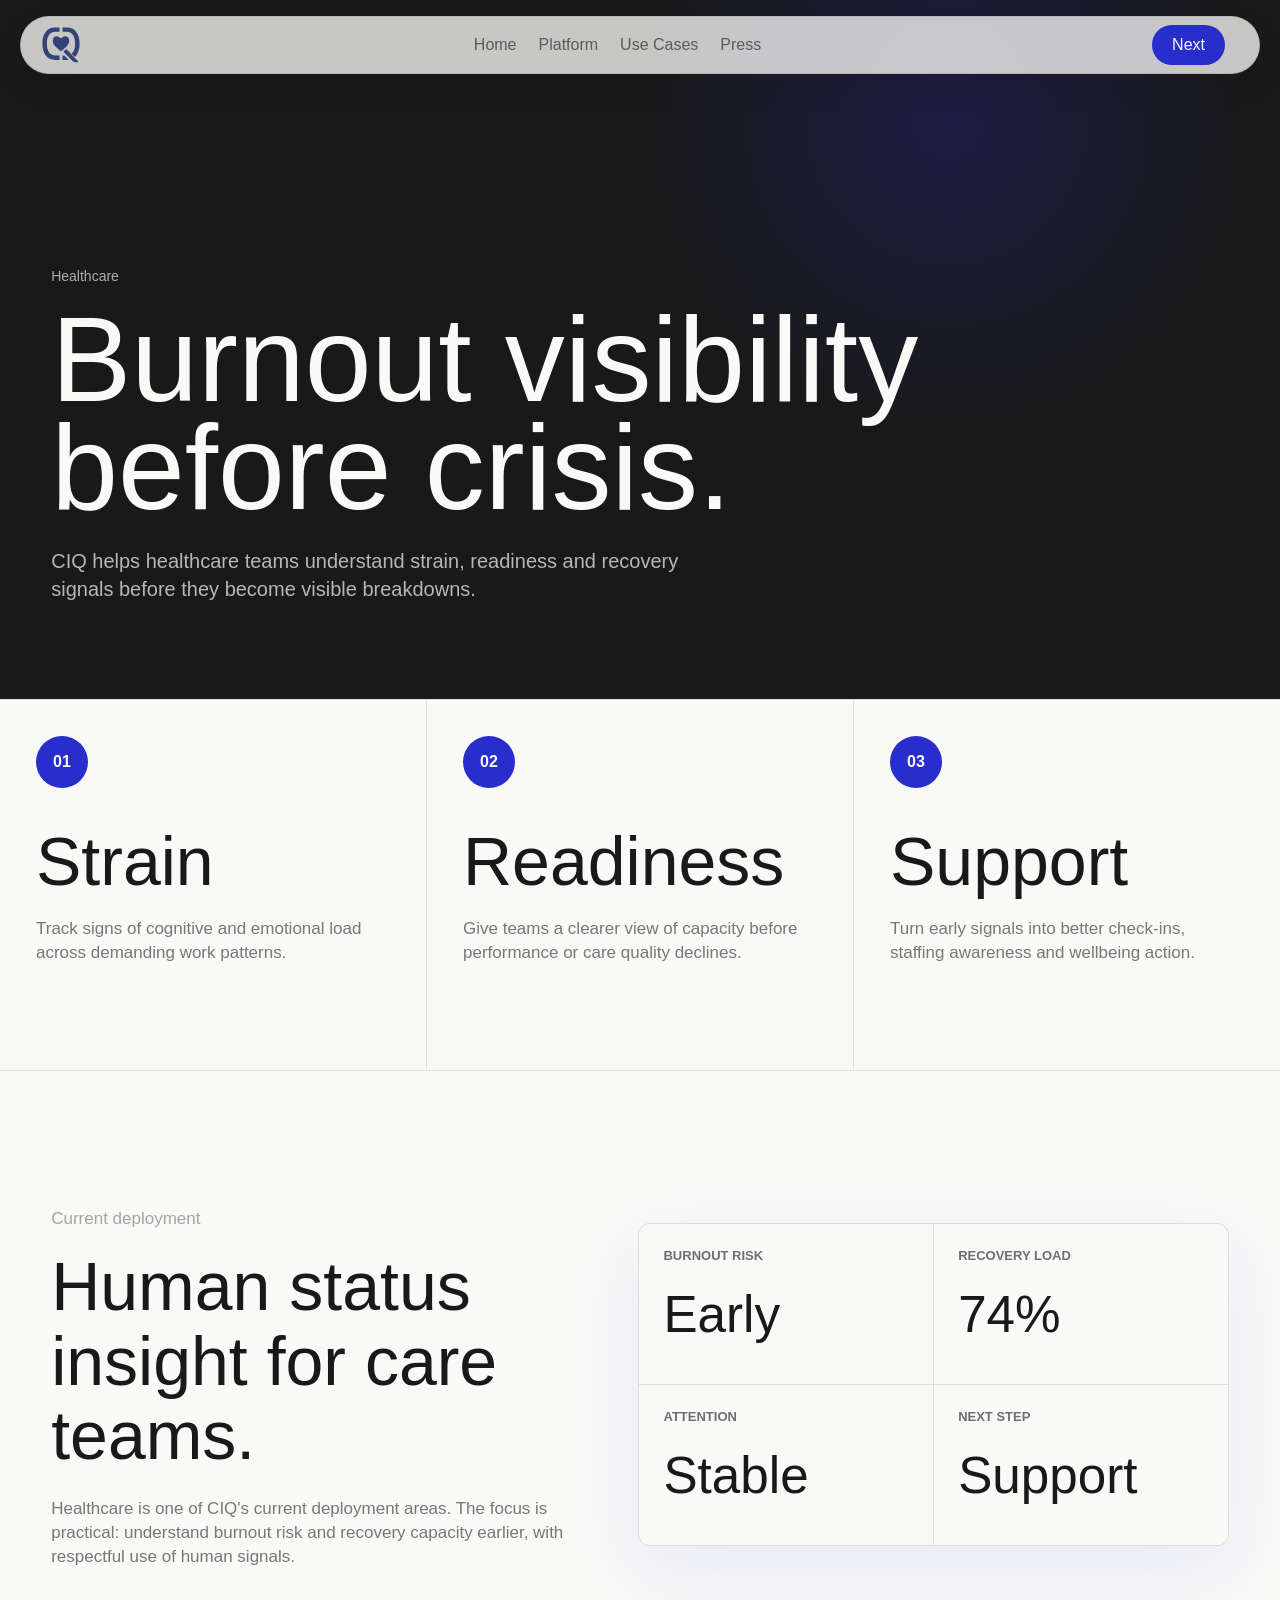
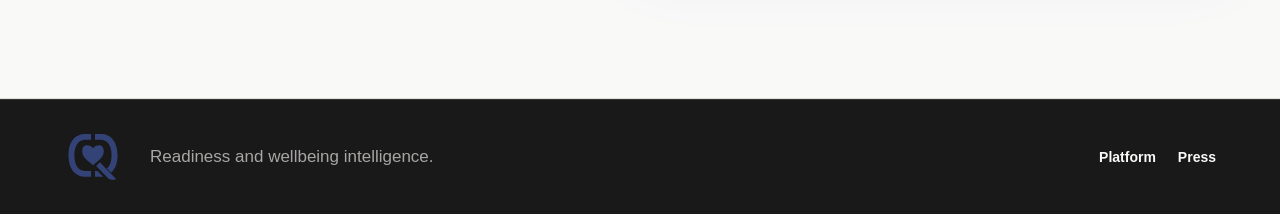
<file: healthcare.html>
<!doctype html>
<html lang="en">
  <head>
    <meta charset="UTF-8" />
    <meta name="viewport" content="width=device-width, initial-scale=1.0" />
    <title>Healthcare | Conscience IQ</title>
    <meta name="description" content="Conscience IQ helps healthcare teams see strain, readiness and burnout risk earlier." />
    <link rel="preconnect" href="https://fonts.googleapis.com" />
    <link rel="preconnect" href="https://fonts.gstatic.com" crossorigin />
    <link href="https://fonts.googleapis.com/css2?family=Inter:wght@400;500;600;700;800&display=swap" rel="stylesheet" />
    <link rel="stylesheet" href="styles.css" />
  </head>
  <body>
    <header class="site-header">
      <a class="brand" href="index.html" aria-label="Conscience IQ home"><img class="brand-logo" src="assets/ciq-logo-mark.svg" alt="Conscience IQ" /></a>
      <nav class="desktop-nav" aria-label="Main navigation">
        <a href="index.html">Home</a><a href="platform.html">Platform</a><a href="use-cases.html">Use Cases</a><a href="press.html">Press</a>
      </nav>
      <a class="nav-cta" href="civic-trust.html">Next</a>
      <button class="menu-button" type="button" aria-label="Open menu" aria-expanded="false"><span></span><span></span></button>
    </header>
    <nav class="mobile-nav" aria-label="Mobile navigation">
      <a href="index.html">Home</a><a href="platform.html">Platform</a><a href="use-cases.html">Use Cases</a><a href="press.html">Press</a>
    </nav>

    <main>
      <section class="page-hero dark-page">
        <p class="eyebrow">Healthcare</p>
        <h1>Burnout visibility before crisis.</h1>
        <p>
          CIQ helps healthcare teams understand strain, readiness and recovery signals before they
          become visible breakdowns.
        </p>
      </section>

      <section class="detail-grid">
        <article><span>01</span><h2>Strain</h2><p>Track signs of cognitive and emotional load across demanding work patterns.</p></article>
        <article><span>02</span><h2>Readiness</h2><p>Give teams a clearer view of capacity before performance or care quality declines.</p></article>
        <article><span>03</span><h2>Support</h2><p>Turn early signals into better check-ins, staffing awareness and wellbeing action.</p></article>
      </section>

      <section class="case-feature">
        <div>
          <p class="eyebrow">Current deployment</p>
          <h2>Human status insight for care teams.</h2>
          <p>
            Healthcare is one of CIQ's current deployment areas. The focus is practical:
            understand burnout risk and recovery capacity earlier, with respectful use of human
            signals.
          </p>
        </div>
        <div class="metric-board">
          <div><span>Burnout risk</span><strong>Early</strong></div>
          <div><span>Recovery load</span><strong>74%</strong></div>
          <div><span>Attention</span><strong>Stable</strong></div>
          <div><span>Next step</span><strong>Support</strong></div>
        </div>
      </section>
    </main>

    <footer class="site-footer"><a class="brand" href="index.html" aria-label="Conscience IQ home"><img class="brand-logo" src="assets/ciq-logo-mark.svg" alt="Conscience IQ" /></a><p>Readiness and wellbeing intelligence.</p><div><a href="platform.html">Platform</a><a href="press.html">Press</a></div></footer>
    <script src="script.js"></script>
  </body>
</html>
</file>
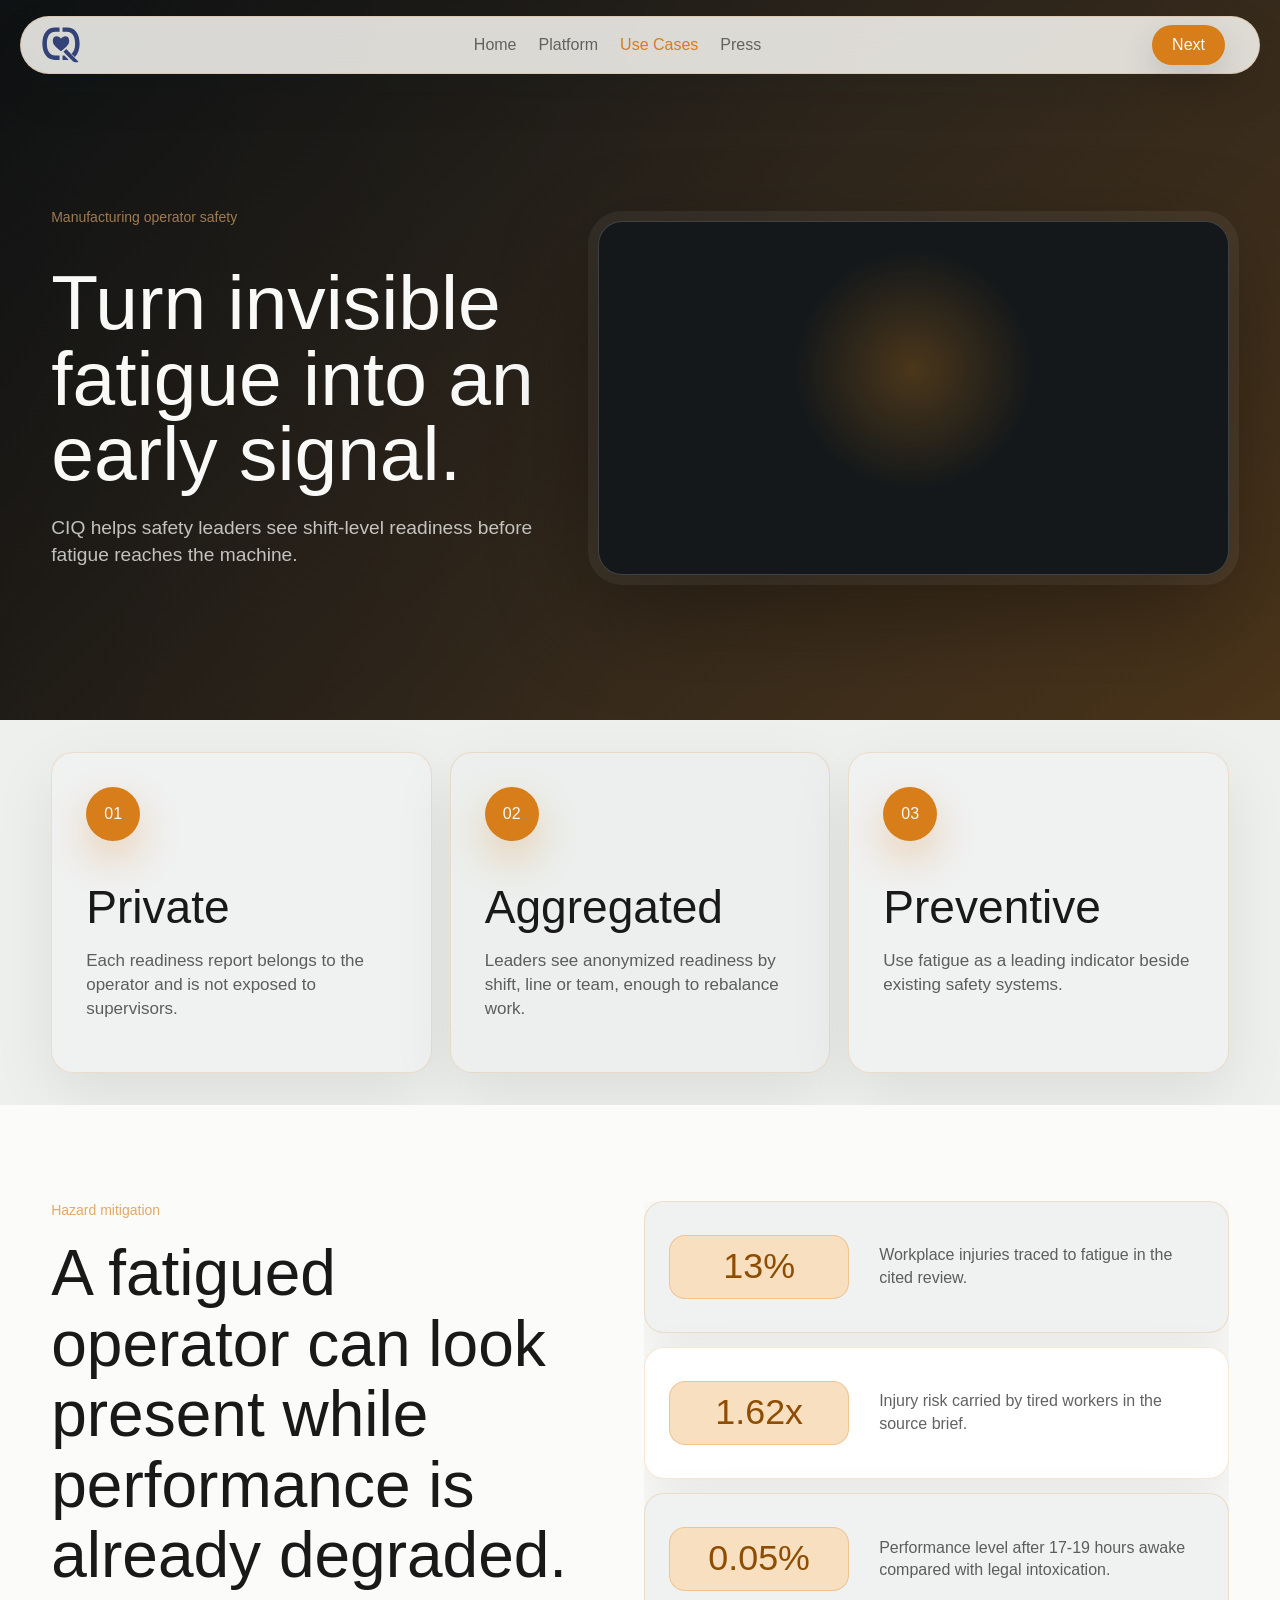
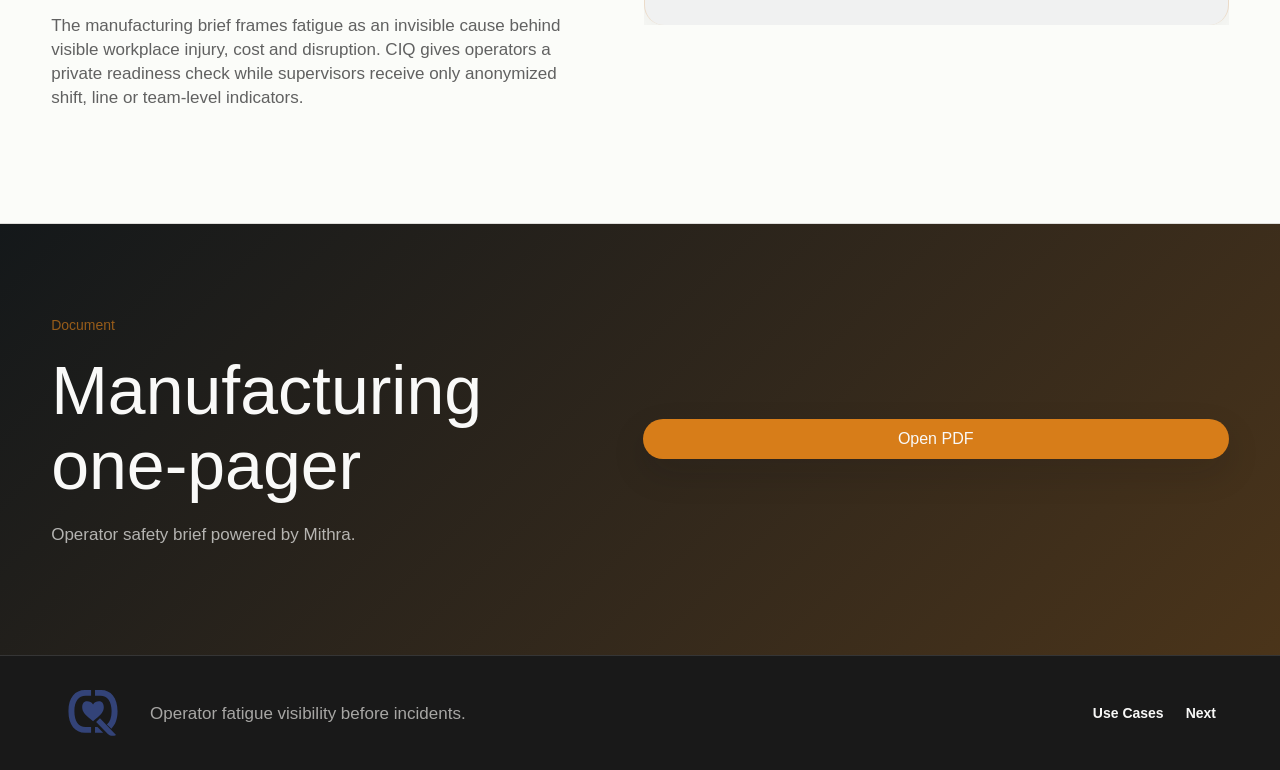
<file: manufacturing-safety.html>
<!doctype html>
<html lang="en">
  <head>
    <meta charset="UTF-8" />
    <meta name="viewport" content="width=device-width, initial-scale=1.0" />
    <title>Manufacturing Safety | Conscience IQ</title>
    <meta name="description" content="Conscience IQ operator safety and fatigue visibility for manufacturing teams." />
    <link rel="stylesheet" href="styles.css" />
  </head>
  <body class="usecase manufacturing-theme">
    <header class="site-header"><a class="brand" href="index.html" aria-label="Conscience IQ home"><img class="brand-logo" src="assets/ciq-logo-mark.svg" alt="Conscience IQ" /></a><nav class="desktop-nav" aria-label="Main navigation"><a href="index.html">Home</a><a href="platform.html">Platform</a><a aria-current="page" href="use-cases.html">Use Cases</a><a href="press.html">Press</a></nav><a class="nav-cta" href="ascent-pilot.html">Next</a><button class="menu-button" type="button" aria-label="Open menu" aria-expanded="false"><span></span><span></span></button></header>
    <nav class="mobile-nav" aria-label="Mobile navigation"><a href="index.html">Home</a><a href="platform.html">Platform</a><a href="use-cases.html">Use Cases</a><a href="press.html">Press</a></nav>
    <main>
      <section class="usecase-hero"><div><p class="eyebrow">Manufacturing operator safety</p><h1>Turn invisible fatigue into an early signal.</h1><p>CIQ helps safety leaders see shift-level readiness before fatigue reaches the machine.</p></div><video src="Use%20case%20pages/Manufacturing%20video.mp4" autoplay muted loop playsinline preload="metadata"></video></section>
      <section class="usecase-brief"><article><span>01</span><h2>Private</h2><p>Each readiness report belongs to the operator and is not exposed to supervisors.</p></article><article><span>02</span><h2>Aggregated</h2><p>Leaders see anonymized readiness by shift, line or team, enough to rebalance work.</p></article><article><span>03</span><h2>Preventive</h2><p>Use fatigue as a leading indicator beside existing safety systems.</p></article></section>
      <section class="case-detail-section">
        <div>
          <p class="eyebrow">Hazard mitigation</p>
          <h2>A fatigued operator can look present while performance is already degraded.</h2>
          <p>The manufacturing brief frames fatigue as an invisible cause behind visible workplace injury, cost and disruption. CIQ gives operators a private readiness check while supervisors receive only anonymized shift, line or team-level indicators.</p>
        </div>
        <div class="case-points">
          <article><strong>13%</strong><span>Workplace injuries traced to fatigue in the cited review.</span></article>
          <article><strong>1.62x</strong><span>Injury risk carried by tired workers in the source brief.</span></article>
          <article><strong>0.05%</strong><span>Performance level after 17-19 hours awake compared with legal intoxication.</span></article>
        </div>
      </section>
      <section class="asset-strip"><div><p class="eyebrow">Document</p><h2>Manufacturing one-pager</h2><p>Operator safety brief powered by Mithra.</p></div><a class="button button-primary" href="Use%20case%20pages/Blue%20Collar%20-%20Manufacturing%20-%20CIQ%20One%20pager.pdf" target="_blank" rel="noopener">Open PDF</a></section>
    </main>
    <footer class="site-footer"><a class="brand" href="index.html"><img class="brand-logo" src="assets/ciq-logo-mark.svg" alt="Conscience IQ" /></a><p>Operator fatigue visibility before incidents.</p><div><a href="use-cases.html">Use Cases</a><a href="ascent-pilot.html">Next</a></div></footer>
    <script src="script.js"></script>
  </body>
</html>
</file>
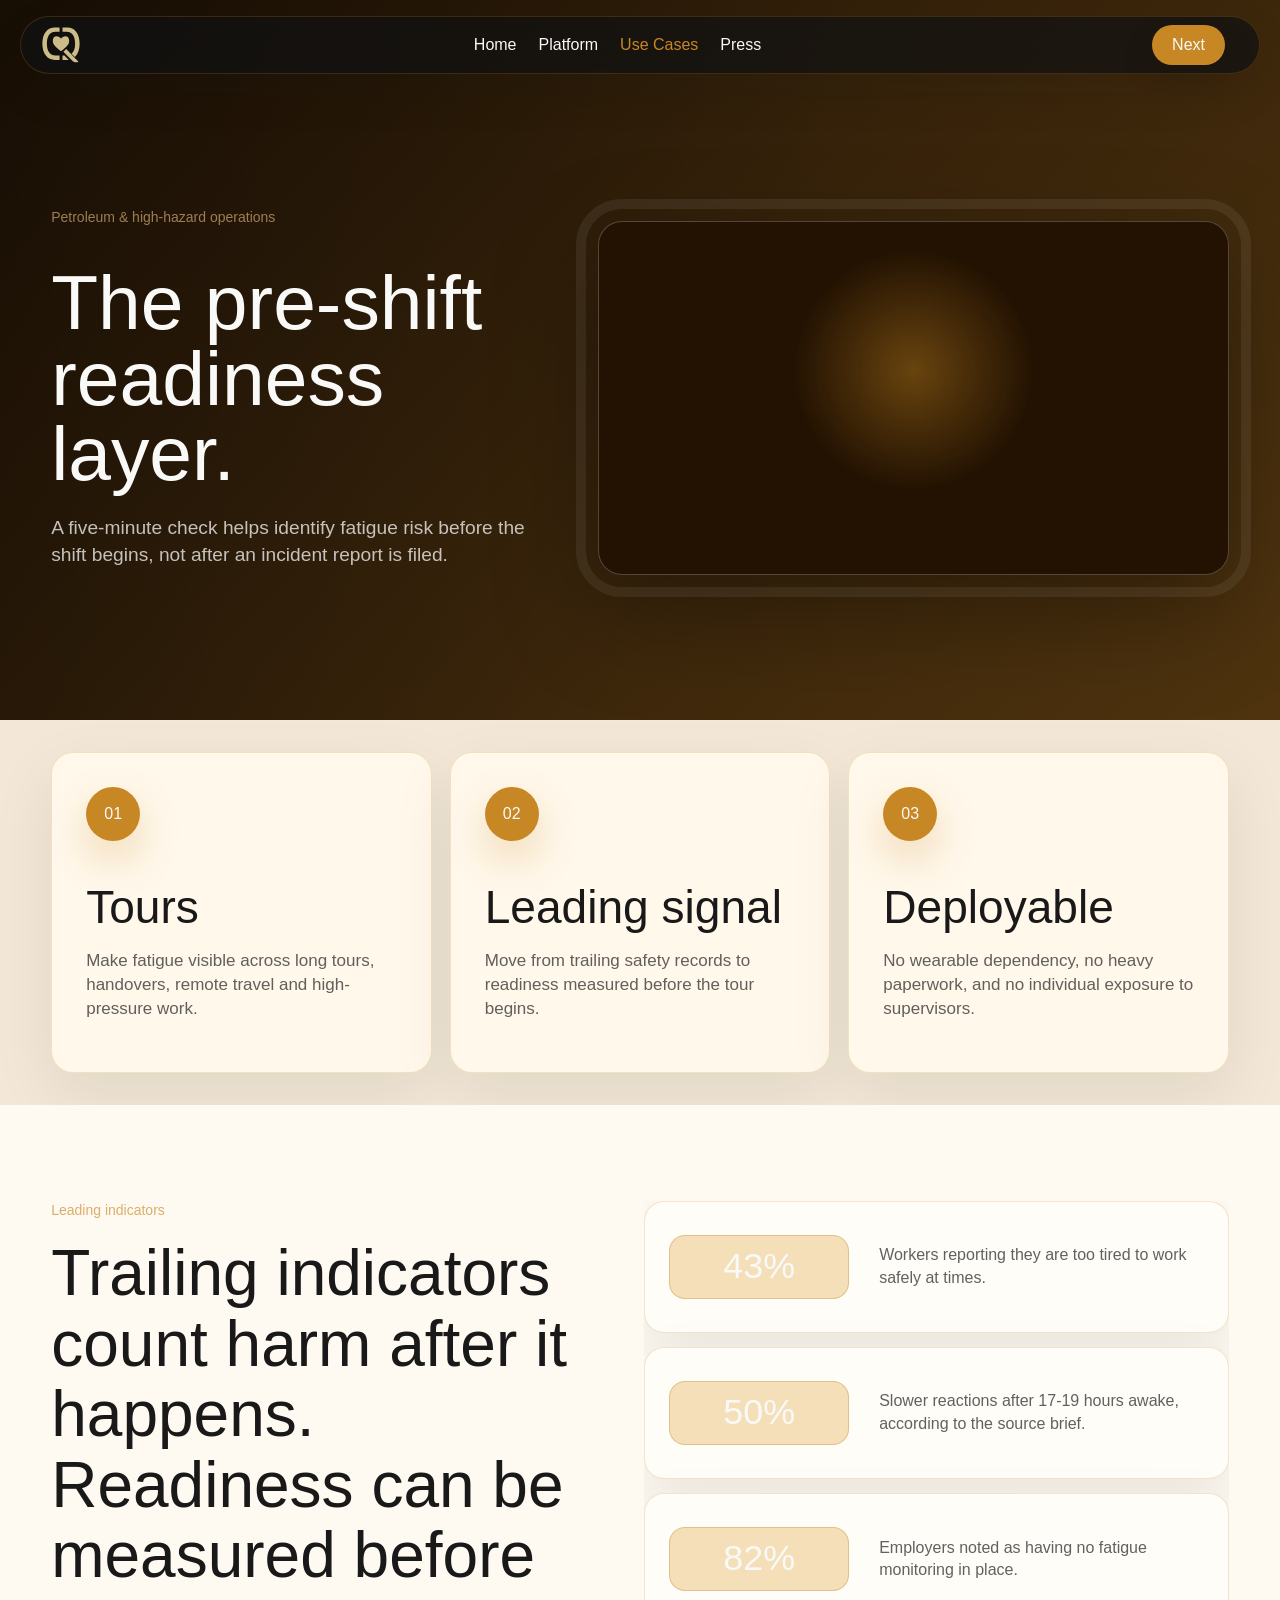
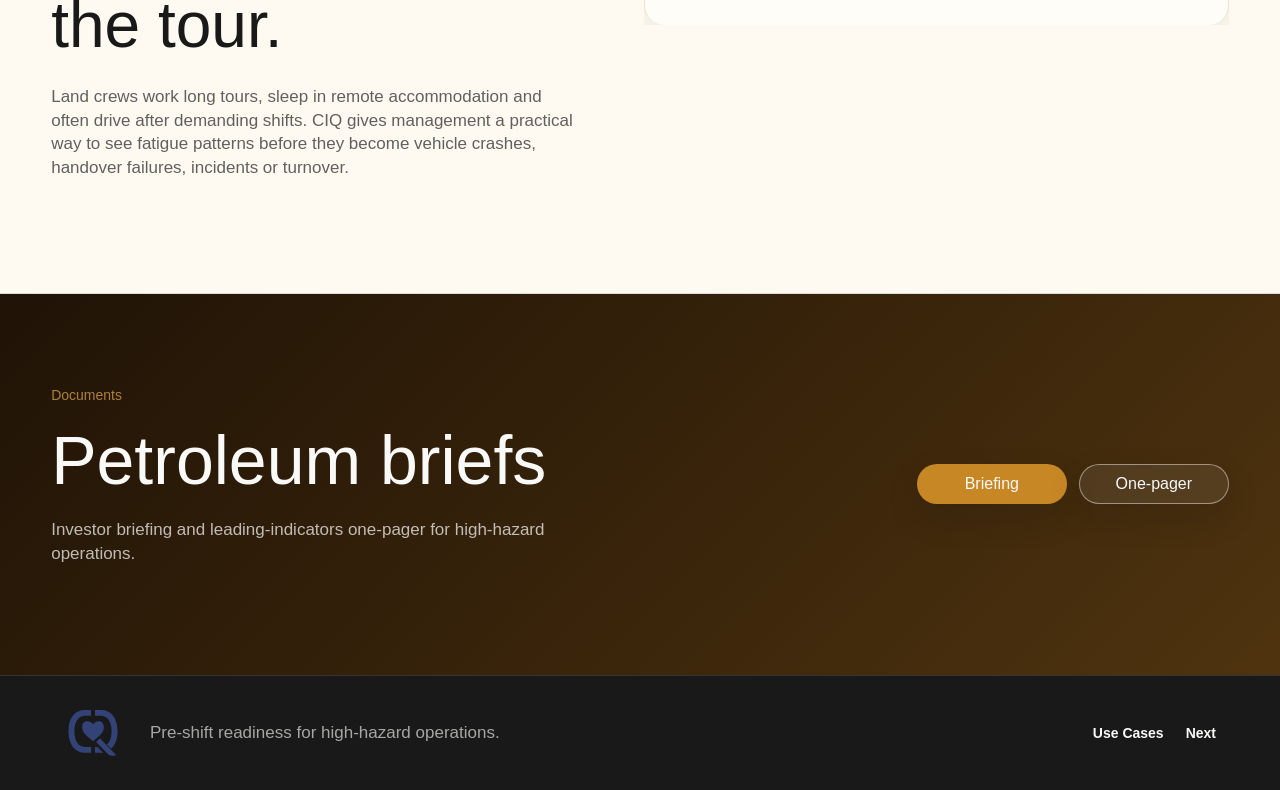
<file: petroleum-readiness.html>
<!doctype html>
<html lang="en">
  <head>
    <meta charset="UTF-8" />
    <meta name="viewport" content="width=device-width, initial-scale=1.0" />
    <title>Petroleum Readiness | Conscience IQ</title>
    <meta name="description" content="Conscience IQ pre-shift readiness for petroleum and high-hazard operations." />
    <link rel="stylesheet" href="styles.css" />
  </head>
  <body class="usecase petroleum-theme">
    <header class="site-header"><a class="brand" href="index.html" aria-label="Conscience IQ home"><img class="brand-logo" src="assets/ciq-logo-mark.svg" alt="Conscience IQ" /></a><nav class="desktop-nav" aria-label="Main navigation"><a href="index.html">Home</a><a href="platform.html">Platform</a><a aria-current="page" href="use-cases.html">Use Cases</a><a href="press.html">Press</a></nav><a class="nav-cta" href="manufacturing-safety.html">Next</a><button class="menu-button" type="button" aria-label="Open menu" aria-expanded="false"><span></span><span></span></button></header>
    <nav class="mobile-nav" aria-label="Mobile navigation"><a href="index.html">Home</a><a href="platform.html">Platform</a><a href="use-cases.html">Use Cases</a><a href="press.html">Press</a></nav>
    <main>
      <section class="usecase-hero split-video"><div><p class="eyebrow">Petroleum & high-hazard operations</p><h1>The pre-shift readiness layer.</h1><p>A five-minute check helps identify fatigue risk before the shift begins, not after an incident report is filed.</p></div><video src="Use%20case%20pages/CIQ%20x%20Petroleum.mp4" autoplay muted loop playsinline preload="metadata"></video></section>
      <section class="usecase-brief"><article><span>01</span><h2>Tours</h2><p>Make fatigue visible across long tours, handovers, remote travel and high-pressure work.</p></article><article><span>02</span><h2>Leading signal</h2><p>Move from trailing safety records to readiness measured before the tour begins.</p></article><article><span>03</span><h2>Deployable</h2><p>No wearable dependency, no heavy paperwork, and no individual exposure to supervisors.</p></article></section>
      <section class="case-detail-section">
        <div>
          <p class="eyebrow">Leading indicators</p>
          <h2>Trailing indicators count harm after it happens. Readiness can be measured before the tour.</h2>
          <p>Land crews work long tours, sleep in remote accommodation and often drive after demanding shifts. CIQ gives management a practical way to see fatigue patterns before they become vehicle crashes, handover failures, incidents or turnover.</p>
        </div>
        <div class="case-points">
          <article><strong>43%</strong><span>Workers reporting they are too tired to work safely at times.</span></article>
          <article><strong>50%</strong><span>Slower reactions after 17-19 hours awake, according to the source brief.</span></article>
          <article><strong>82%</strong><span>Employers noted as having no fatigue monitoring in place.</span></article>
        </div>
      </section>
      <section class="asset-strip"><div><p class="eyebrow">Documents</p><h2>Petroleum briefs</h2><p>Investor briefing and leading-indicators one-pager for high-hazard operations.</p></div><div class="asset-actions"><a class="button button-primary" href="Use%20case%20pages/Petroleum.pdf" target="_blank" rel="noopener">Briefing</a><a class="button button-secondary light-button" href="Use%20case%20pages/Petroleum_Leading_Indicators_OnePager%20(1).pdf" target="_blank" rel="noopener">One-pager</a></div></section>
    </main>
    <footer class="site-footer"><a class="brand" href="index.html"><img class="brand-logo" src="assets/ciq-logo-mark.svg" alt="Conscience IQ" /></a><p>Pre-shift readiness for high-hazard operations.</p><div><a href="use-cases.html">Use Cases</a><a href="manufacturing-safety.html">Next</a></div></footer>
    <script src="script.js"></script>
  </body>
</html>
</file>
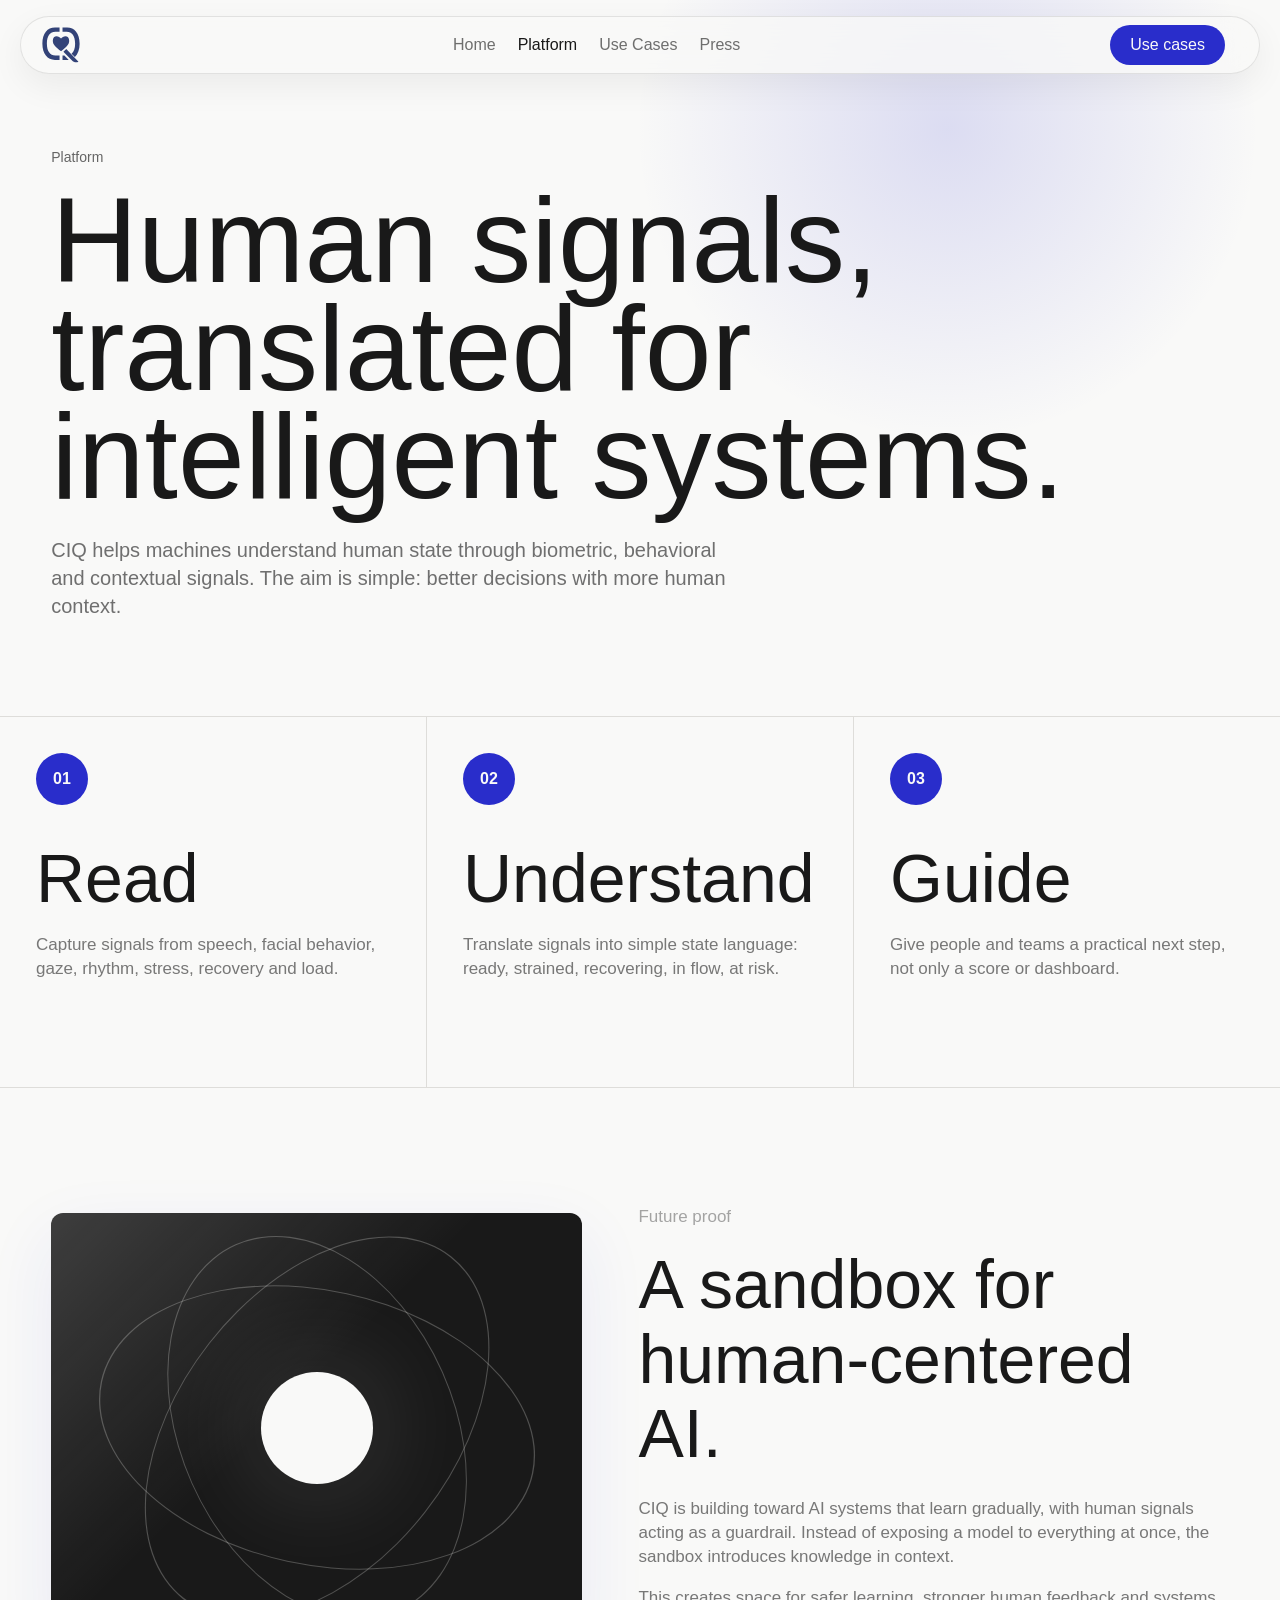
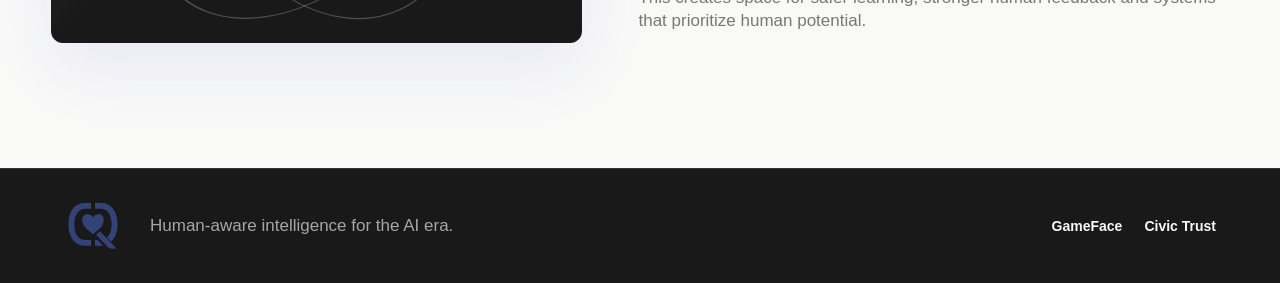
<file: platform.html>
<!doctype html>
<html lang="en">
  <head>
    <meta charset="UTF-8" />
    <meta name="viewport" content="width=device-width, initial-scale=1.0" />
    <title>Platform | Conscience IQ</title>
    <meta name="description" content="The Conscience IQ platform turns biometric and contextual signals into human state intelligence." />
    <link rel="preconnect" href="https://fonts.googleapis.com" />
    <link rel="preconnect" href="https://fonts.gstatic.com" crossorigin />
    <link href="https://fonts.googleapis.com/css2?family=Inter:wght@400;500;600;700;800&display=swap" rel="stylesheet" />
    <link rel="stylesheet" href="styles.css" />
  </head>
  <body>
    <header class="site-header">
      <a class="brand" href="index.html" aria-label="Conscience IQ home"><img class="brand-logo" src="assets/ciq-logo-mark.svg" alt="Conscience IQ" /></a>
      <nav class="desktop-nav" aria-label="Main navigation">
        <a href="index.html">Home</a><a aria-current="page" href="platform.html">Platform</a><a href="use-cases.html">Use Cases</a><a href="press.html">Press</a>
      </nav>
      <a class="nav-cta" href="use-cases.html">Use cases</a>
      <button class="menu-button" type="button" aria-label="Open menu" aria-expanded="false"><span></span><span></span></button>
    </header>
    <nav class="mobile-nav" aria-label="Mobile navigation">
      <a href="index.html">Home</a><a href="platform.html">Platform</a><a href="use-cases.html">Use Cases</a><a href="press.html">Press</a>
    </nav>

    <main>
      <section class="page-hero">
        <p class="eyebrow">Platform</p>
        <h1>Human signals, translated for intelligent systems.</h1>
        <p>
          CIQ helps machines understand human state through biometric, behavioral and contextual
          signals. The aim is simple: better decisions with more human context.
        </p>
      </section>

      <section class="detail-grid">
        <article><span>01</span><h2>Read</h2><p>Capture signals from speech, facial behavior, gaze, rhythm, stress, recovery and load.</p></article>
        <article><span>02</span><h2>Understand</h2><p>Translate signals into simple state language: ready, strained, recovering, in flow, at risk.</p></article>
        <article><span>03</span><h2>Guide</h2><p>Give people and teams a practical next step, not only a score or dashboard.</p></article>
      </section>

      <section class="future-section">
        <div class="future-visual" aria-hidden="true"><div class="orb"></div><div class="orbit orbit-one"></div><div class="orbit orbit-two"></div><div class="orbit orbit-three"></div></div>
        <div>
          <p class="eyebrow">Future proof</p>
          <h2>A sandbox for human-centered AI.</h2>
          <p>
            CIQ is building toward AI systems that learn gradually, with human signals acting as a
            guardrail. Instead of exposing a model to everything at once, the sandbox introduces
            knowledge in context.
          </p>
          <p>
            This creates space for safer learning, stronger human feedback and systems that
            prioritize human potential.
          </p>
        </div>
      </section>
    </main>

    <footer class="site-footer">
      <a class="brand" href="index.html" aria-label="Conscience IQ home"><img class="brand-logo" src="assets/ciq-logo-mark.svg" alt="Conscience IQ" /></a>
      <p>Human-aware intelligence for the AI era.</p>
      <div><a href="gameface.html">GameFace</a><a href="civic-trust.html">Civic Trust</a></div>
    </footer>
    <script src="script.js"></script>
  </body>
</html>
</file>
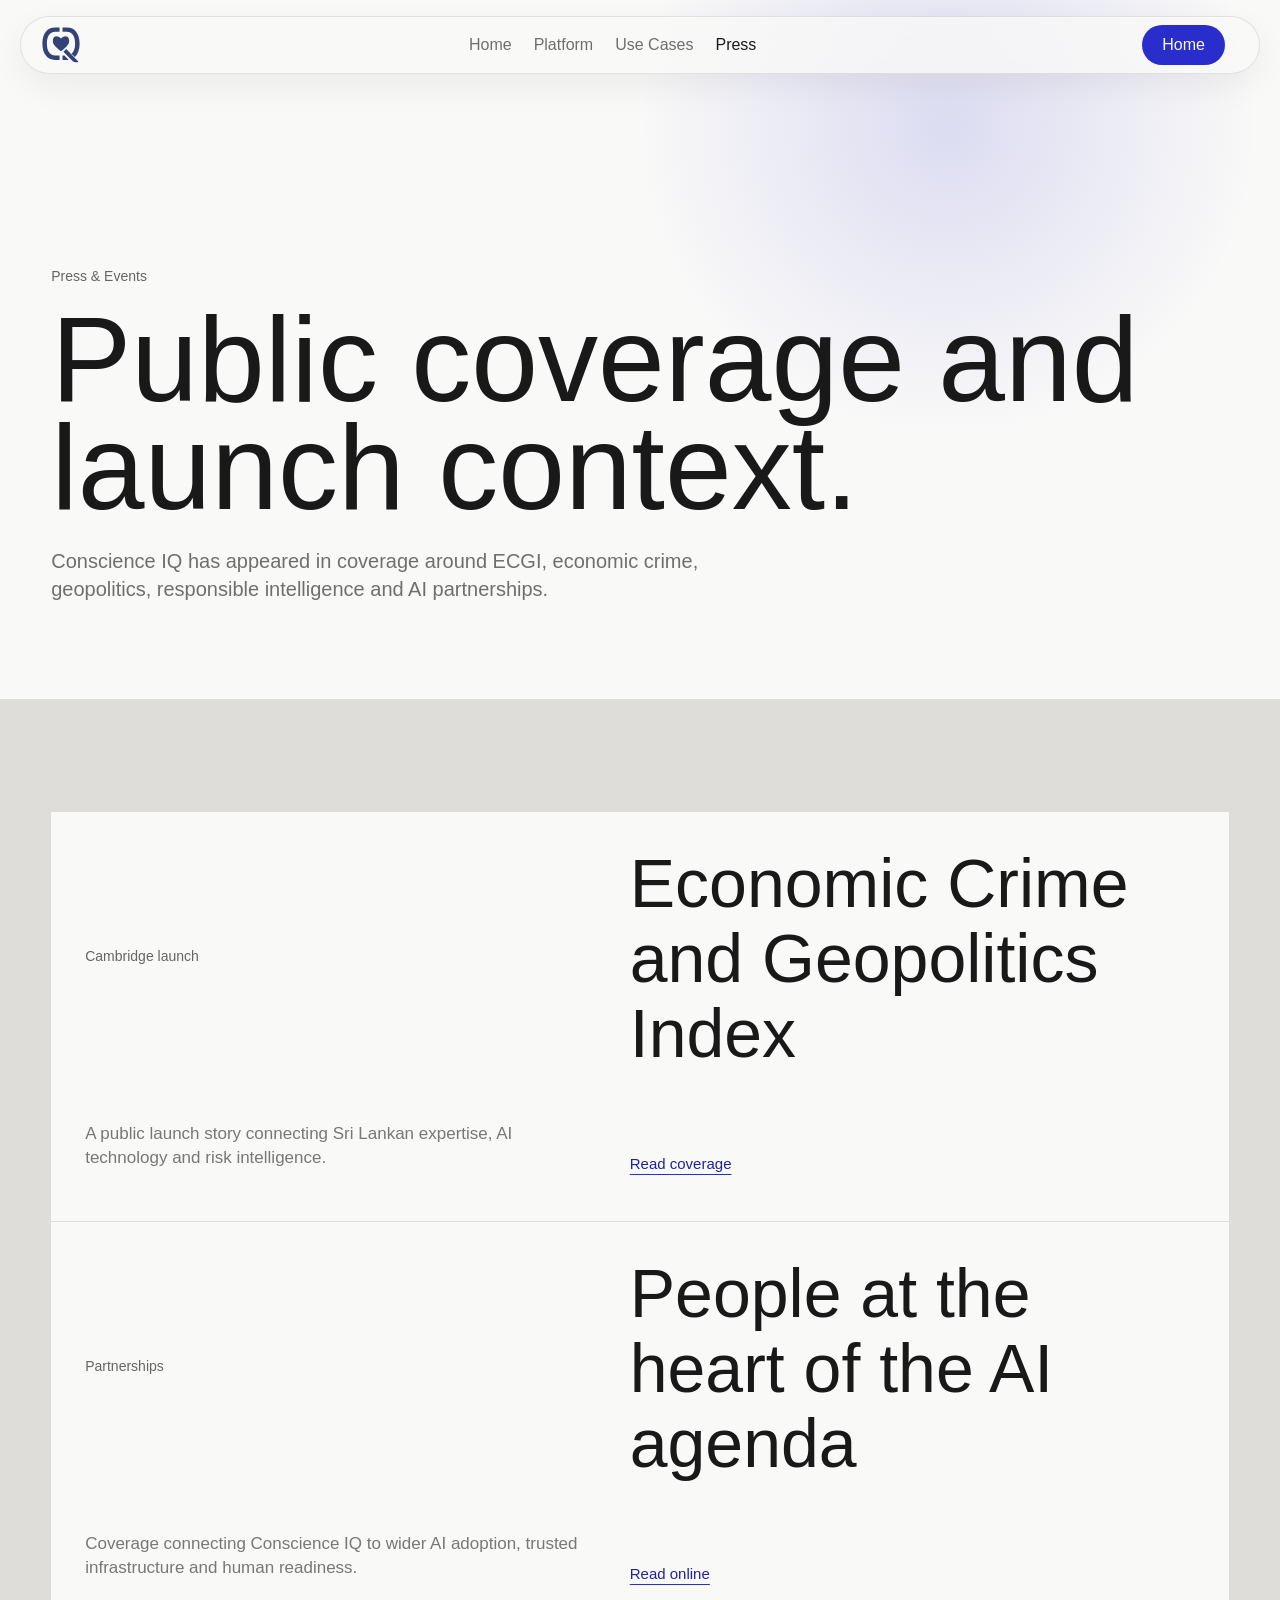
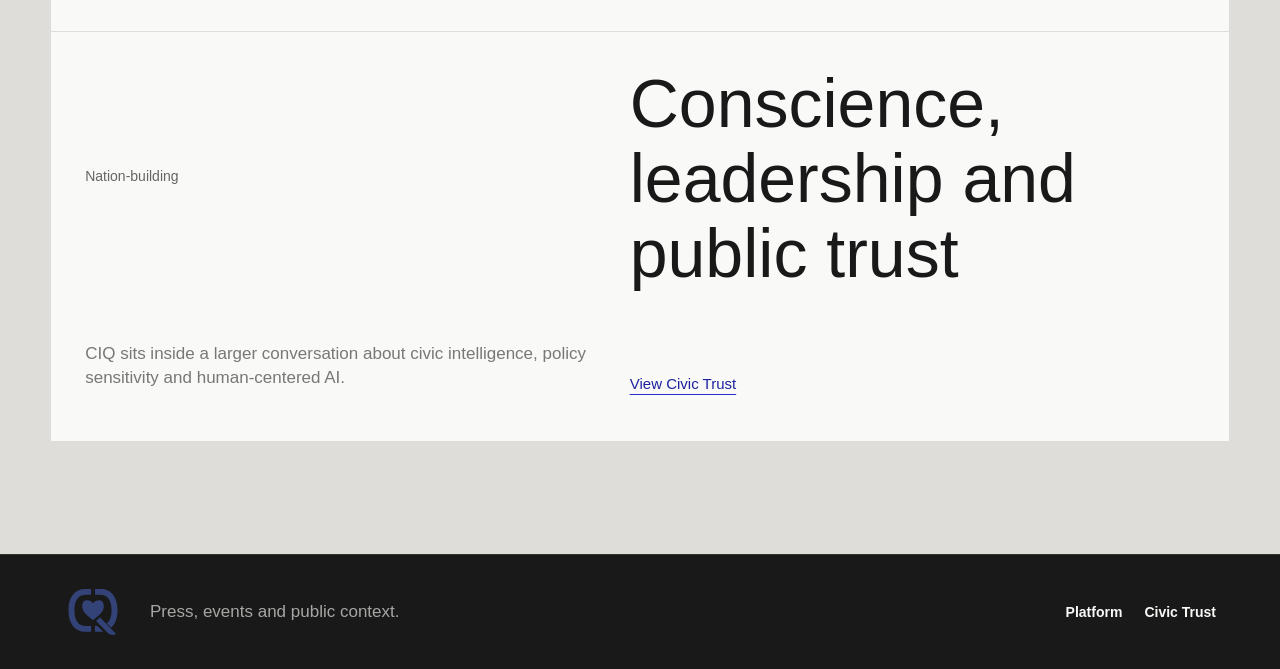
<file: press.html>
<!doctype html>
<html lang="en">
  <head>
    <meta charset="UTF-8" />
    <meta name="viewport" content="width=device-width, initial-scale=1.0" />
    <title>Press | Conscience IQ</title>
    <meta name="description" content="Press, events and public context for Conscience IQ." />
    <link rel="preconnect" href="https://fonts.googleapis.com" />
    <link rel="preconnect" href="https://fonts.gstatic.com" crossorigin />
    <link href="https://fonts.googleapis.com/css2?family=Inter:wght@400;500;600;700;800&display=swap" rel="stylesheet" />
    <link rel="stylesheet" href="styles.css" />
  </head>
  <body>
    <header class="site-header">
      <a class="brand" href="index.html" aria-label="Conscience IQ home"><img class="brand-logo" src="assets/ciq-logo-mark.svg" alt="Conscience IQ" /></a>
      <nav class="desktop-nav" aria-label="Main navigation">
        <a href="index.html">Home</a><a href="platform.html">Platform</a><a href="use-cases.html">Use Cases</a><a aria-current="page" href="press.html">Press</a>
      </nav>
      <a class="nav-cta" href="index.html">Home</a>
      <button class="menu-button" type="button" aria-label="Open menu" aria-expanded="false"><span></span><span></span></button>
    </header>
    <nav class="mobile-nav" aria-label="Mobile navigation">
      <a href="index.html">Home</a><a href="platform.html">Platform</a><a href="use-cases.html">Use Cases</a><a href="press.html">Press</a>
    </nav>

    <main>
      <section class="page-hero">
        <p class="eyebrow">Press & Events</p>
        <h1>Public coverage and launch context.</h1>
        <p>
          Conscience IQ has appeared in coverage around ECGI, economic crime, geopolitics,
          responsible intelligence and AI partnerships.
        </p>
      </section>

      <section class="press-list">
        <article>
          <p class="eyebrow">Cambridge launch</p>
          <h2>Economic Crime and Geopolitics Index</h2>
          <p>A public launch story connecting Sri Lankan expertise, AI technology and risk intelligence.</p>
          <a class="text-link" href="https://island.lk/sri-lankan-expertise-and-ai-technology-take-centre-stage-in-cambridge-launch-of-the-economic-crime-geopolitics-index/" target="_blank" rel="noopener">Read coverage</a>
        </article>
        <article>
          <p class="eyebrow">Partnerships</p>
          <h2>People at the heart of the AI agenda</h2>
          <p>Coverage connecting Conscience IQ to wider AI adoption, trusted infrastructure and human readiness.</p>
          <a class="text-link" href="https://www.ft.lk/it-telecom-tech/ShelterZoom-s-global-partnerships-put-people-at-the-heart-of-AI-agenda/50-793633" target="_blank" rel="noopener">Read online</a>
        </article>
        <article>
          <p class="eyebrow">Nation-building</p>
          <h2>Conscience, leadership and public trust</h2>
          <p>CIQ sits inside a larger conversation about civic intelligence, policy sensitivity and human-centered AI.</p>
          <a class="text-link" href="civic-trust.html">View Civic Trust</a>
        </article>
      </section>
    </main>

    <footer class="site-footer"><a class="brand" href="index.html" aria-label="Conscience IQ home"><img class="brand-logo" src="assets/ciq-logo-mark.svg" alt="Conscience IQ" /></a><p>Press, events and public context.</p><div><a href="platform.html">Platform</a><a href="civic-trust.html">Civic Trust</a></div></footer>
    <script src="script.js"></script>
  </body>
</html>
</file>
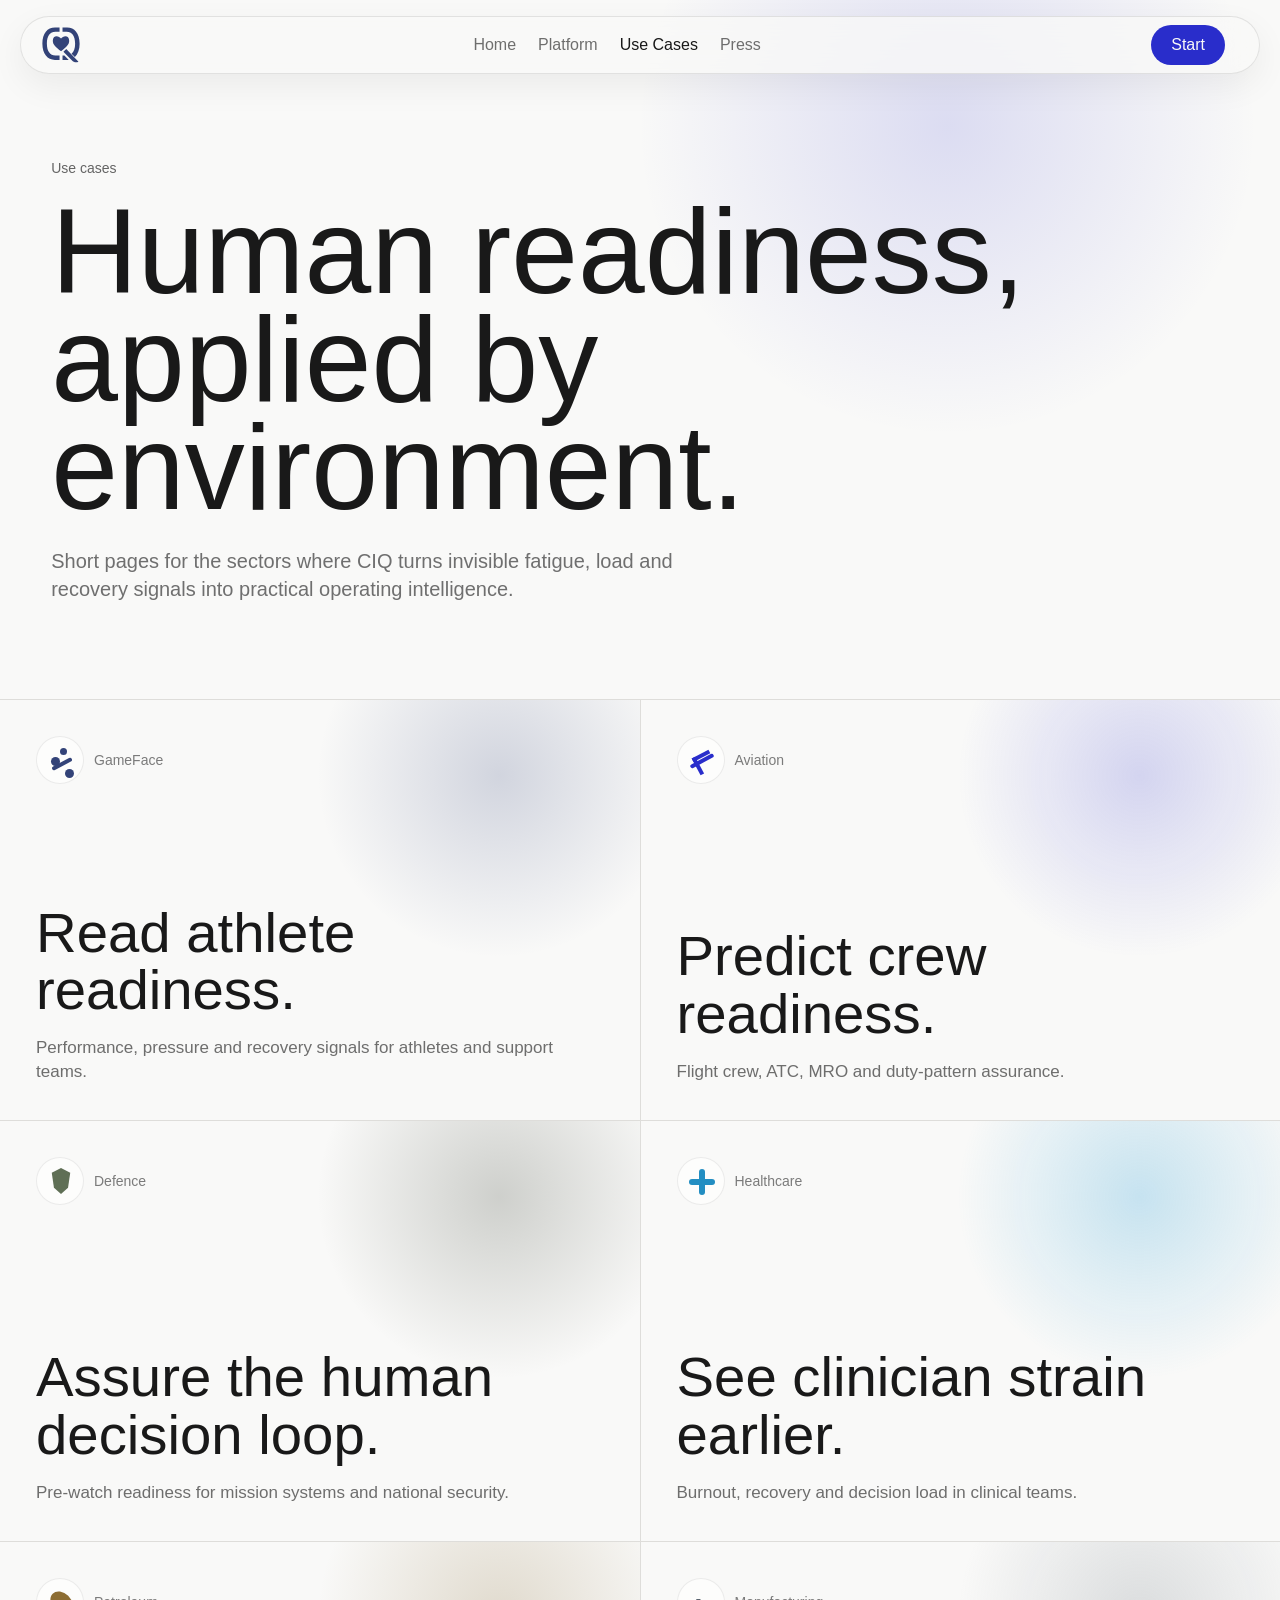
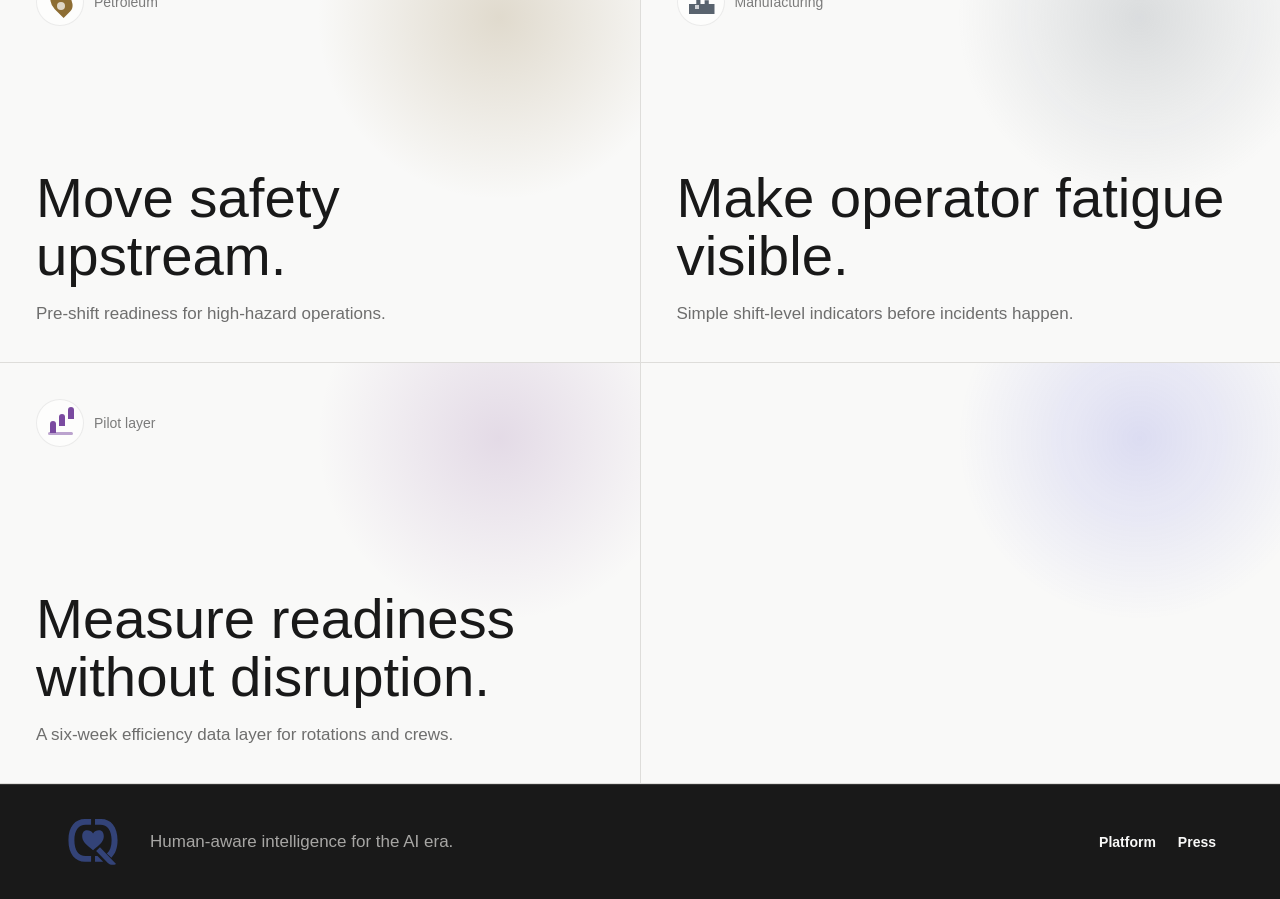
<file: use-cases.html>
<!doctype html>
<html lang="en">
  <head>
    <meta charset="UTF-8" />
    <meta name="viewport" content="width=device-width, initial-scale=1.0" />
    <title>Use Cases | Conscience IQ</title>
    <meta name="description" content="Conscience IQ use cases for GameFace, aviation, defence, healthcare, petroleum, manufacturing and workforce readiness pilots." />
    <link rel="preconnect" href="https://fonts.googleapis.com" />
    <link rel="preconnect" href="https://fonts.gstatic.com" crossorigin />
    <link href="https://fonts.googleapis.com/css2?family=Inter:wght@400;500;600;700;800&display=swap" rel="stylesheet" />
    <link rel="stylesheet" href="styles.css" />
  </head>
  <body>
    <header class="site-header">
      <a class="brand" href="index.html" aria-label="Conscience IQ home"><img class="brand-logo" src="assets/ciq-logo-mark.svg" alt="Conscience IQ" /></a>
      <nav class="desktop-nav" aria-label="Main navigation">
        <a href="index.html">Home</a><a href="platform.html">Platform</a><a aria-current="page" href="use-cases.html">Use Cases</a><a href="press.html">Press</a>
      </nav>
      <a class="nav-cta" href="gameface.html">Start</a>
      <button class="menu-button" type="button" aria-label="Open menu" aria-expanded="false"><span></span><span></span></button>
    </header>
    <nav class="mobile-nav" aria-label="Mobile navigation">
      <a href="index.html">Home</a><a href="platform.html">Platform</a><a href="use-cases.html">Use Cases</a><a href="press.html">Press</a>
    </nav>

    <main>
      <section class="page-hero">
        <p class="eyebrow">Use cases</p>
        <h1>Human readiness, applied by environment.</h1>
        <p>Short pages for the sectors where CIQ turns invisible fatigue, load and recovery signals into practical operating intelligence.</p>
      </section>

      <section class="usecase-list" aria-label="CIQ use cases">
        <a class="usecase-tile gameface-theme" href="gameface.html"><span class="tile-label"><span class="tile-icon" aria-hidden="true"></span>GameFace</span><h2>Read athlete readiness.</h2><p>Performance, pressure and recovery signals for athletes and support teams.</p></a>
        <a class="usecase-tile aviation-theme" href="aviation-readiness.html"><span class="tile-label"><span class="tile-icon" aria-hidden="true"></span>Aviation</span><h2>Predict crew readiness.</h2><p>Flight crew, ATC, MRO and duty-pattern assurance.</p></a>
        <a class="usecase-tile defence-theme" href="defence-readiness.html"><span class="tile-label"><span class="tile-icon" aria-hidden="true"></span>Defence</span><h2>Assure the human decision loop.</h2><p>Pre-watch readiness for mission systems and national security.</p></a>
        <a class="usecase-tile healthcare-theme" href="healthcare-readiness.html"><span class="tile-label"><span class="tile-icon" aria-hidden="true"></span>Healthcare</span><h2>See clinician strain earlier.</h2><p>Burnout, recovery and decision load in clinical teams.</p></a>
        <a class="usecase-tile petroleum-theme" href="petroleum-readiness.html"><span class="tile-label"><span class="tile-icon" aria-hidden="true"></span>Petroleum</span><h2>Move safety upstream.</h2><p>Pre-shift readiness for high-hazard operations.</p></a>
        <a class="usecase-tile manufacturing-theme" href="manufacturing-safety.html"><span class="tile-label"><span class="tile-icon" aria-hidden="true"></span>Manufacturing</span><h2>Make operator fatigue visible.</h2><p>Simple shift-level indicators before incidents happen.</p></a>
        <a class="usecase-tile pilot-theme" href="ascent-pilot.html"><span class="tile-label"><span class="tile-icon" aria-hidden="true"></span>Pilot layer</span><h2>Measure readiness without disruption.</h2><p>A six-week efficiency data layer for rotations and crews.</p></a>
        <div class="usecase-tile usecase-placeholder" aria-hidden="true"></div>
      </section>
    </main>

    <footer class="site-footer"><a class="brand" href="index.html" aria-label="Conscience IQ home"><img class="brand-logo" src="assets/ciq-logo-mark.svg" alt="Conscience IQ" /></a><p>Human-aware intelligence for the AI era.</p><div><a href="platform.html">Platform</a><a href="press.html">Press</a></div></footer>
    <script src="script.js"></script>
  </body>
</html>
</file>
<file: styles.css>
:root {
  --ink: #101112;
  --muted: #666b72;
  --line: #e4e0d8;
  --paper: #f7f3eb;
  --white: #fffefa;
  --black: #050607;
  --green: #9adf7c;
  --cyan: #7cd8df;
  --coral: #ff8f70;
  --radius: 8px;
}

* {
  box-sizing: border-box;
}

html {
  scroll-behavior: smooth;
}

body {
  margin: 0;
  background: var(--paper);
  color: var(--ink);
  font-family: Inter, system-ui, -apple-system, BlinkMacSystemFont, "Segoe UI", sans-serif;
  overflow-x: hidden;
}

a {
  color: inherit;
  text-decoration: none;
}

.site-header {
  position: fixed;
  top: 14px;
  left: 50%;
  z-index: 20;
  display: grid;
  width: min(1160px, calc(100% - 28px));
  height: 58px;
  grid-template-columns: auto 1fr auto;
  align-items: center;
  gap: 22px;
  transform: translateX(-50%);
  border: 1px solid rgba(16, 17, 18, 0.12);
  border-radius: 999px;
  background: rgba(255, 254, 250, 0.78);
  padding: 0 10px 0 18px;
  backdrop-filter: blur(18px);
}

.site-header .brand {
  height: 100%;
  min-width: 44px;
  overflow: hidden;
}

.brand,
.site-footer .brand {
  display: inline-flex;
  align-items: center;
  gap: 10px;
  font-weight: 800;
  letter-spacing: 0;
}

.brand-logo {
  display: block;
  width: 44px;
  height: 44px;
  object-fit: contain;
  object-position: center;
}

.site-footer .brand-logo {
  width: 58px;
  height: 58px;
}

.brand-mark {
  display: grid;
  width: 32px;
  height: 32px;
  place-items: center;
  border-radius: 50%;
  background: var(--black);
  color: var(--white);
  font-size: 16px;
}

.desktop-nav {
  justify-self: center;
  display: flex;
  align-items: center;
  gap: 18px;
  color: #373a3d;
  font-size: 13px;
  font-weight: 600;
}

.desktop-nav [aria-current="page"] {
  color: var(--black);
}

.desktop-nav a,
.site-footer a {
  transition: opacity 160ms ease;
}

.desktop-nav a:hover,
.site-footer a:hover {
  opacity: 0.58;
}

.nav-cta,
.button {
  display: inline-flex;
  min-height: 42px;
  align-items: center;
  justify-content: center;
  border-radius: 999px;
  font-size: 14px;
  font-weight: 700;
}

.text-link {
  display: inline-flex;
  margin-top: 18px;
  color: var(--ink);
  font-size: 14px;
  font-weight: 800;
  text-decoration: underline;
  text-underline-offset: 5px;
}

.nav-cta {
  background: var(--black);
  color: var(--white);
  padding: 0 18px;
}

.menu-button {
  display: none;
  width: 44px;
  height: 44px;
  border: 0;
  border-radius: 50%;
  background: var(--black);
  cursor: pointer;
}

.menu-button span {
  display: block;
  width: 17px;
  height: 2px;
  margin: 5px auto;
  background: var(--white);
}

.mobile-nav {
  position: fixed;
  top: 82px;
  left: 14px;
  right: 14px;
  z-index: 19;
  display: none;
  border: 1px solid rgba(16, 17, 18, 0.12);
  border-radius: 18px;
  background: rgba(255, 254, 250, 0.94);
  padding: 14px;
  backdrop-filter: blur(18px);
}

.mobile-nav a {
  display: block;
  padding: 14px 10px;
  font-weight: 700;
}

.mobile-nav.is-open {
  display: block;
}

.hero {
  position: relative;
  min-height: 100svh;
  display: grid;
  align-items: end;
  overflow: hidden;
  padding: 120px min(5vw, 64px) 54px;
  background: var(--black);
  color: var(--white);
}

.page-hero {
  min-height: 620px;
  min-width: 0;
  display: grid;
  align-content: end;
  overflow: hidden;
  padding: 140px min(5vw, 64px) 72px;
  background:
    radial-gradient(circle at 78% 22%, rgba(124, 216, 223, 0.26), transparent 30%),
    var(--white);
  border-bottom: 1px solid var(--line);
}

.page-hero.dark-page {
  background:
    radial-gradient(circle at 78% 22%, rgba(154, 223, 124, 0.2), transparent 30%),
    var(--black);
  color: var(--white);
}

.page-hero h1 {
  max-width: min(980px, 100%);
  margin-bottom: 26px;
  overflow-wrap: anywhere;
}

.page-hero p:not(.eyebrow) {
  max-width: min(720px, 100%);
  min-width: 0;
  color: var(--muted);
  font-size: clamp(20px, 2.2vw, 28px);
  line-height: 1.42;
}

.page-hero.dark-page p:not(.eyebrow) {
  color: rgba(255, 254, 250, 0.76);
}

.hero-media {
  position: absolute;
  inset: 0;
}

#signalCanvas {
  width: 100%;
  height: 100%;
  display: block;
}

.hero-video {
  width: 100%;
  height: 100%;
  display: block;
  object-fit: cover;
  object-position: center;
}

.hero-media::after {
  position: absolute;
  inset: 0;
  content: "";
  background:
    linear-gradient(180deg, rgba(5, 6, 7, 0.24) 0%, rgba(5, 6, 7, 0.18) 42%, rgba(5, 6, 7, 0.86) 100%),
    radial-gradient(circle at 72% 38%, rgba(124, 216, 223, 0.18), transparent 30%);
}

.hero-content {
  position: relative;
  z-index: 2;
  max-width: 790px;
}

.eyebrow {
  margin: 0 0 16px;
  color: currentColor;
  font-size: 13px;
  font-weight: 800;
  letter-spacing: 0;
  text-transform: uppercase;
  opacity: 0.68;
}

h1,
h2,
h3,
p {
  margin-top: 0;
}

h1 {
  max-width: 780px;
  margin-bottom: 22px;
  font-size: clamp(54px, 9vw, 126px);
  line-height: 0.92;
  letter-spacing: 0;
}

.hero p:not(.eyebrow) {
  max-width: 650px;
  color: rgba(255, 254, 250, 0.82);
  font-size: clamp(18px, 2vw, 24px);
  line-height: 1.45;
}

.hero-actions {
  display: flex;
  flex-wrap: wrap;
  gap: 12px;
  margin-top: 34px;
}

.button {
  min-width: 150px;
  padding: 0 22px;
}

.button-primary {
  background: var(--white);
  color: var(--black);
}

.button-secondary {
  border: 1px solid rgba(255, 254, 250, 0.38);
  color: var(--white);
}

.pulse-card {
  position: absolute;
  z-index: 3;
  width: 160px;
  border: 1px solid rgba(255, 254, 250, 0.2);
  border-radius: var(--radius);
  background: rgba(255, 254, 250, 0.13);
  padding: 14px;
  backdrop-filter: blur(18px);
}

.pulse-card span {
  display: block;
  margin-bottom: 8px;
  color: rgba(255, 254, 250, 0.64);
  font-size: 13px;
  font-weight: 700;
}

.pulse-card strong {
  font-size: 34px;
  line-height: 1;
}

.pulse-card-one {
  top: 28%;
  right: 9%;
}

.pulse-card-two {
  right: 22%;
  bottom: 22%;
}

.intro-band,
.split-section,
.future-section,
.faq-section,
.contact-section {
  padding: 96px min(5vw, 64px);
}

.intro-band {
  display: grid;
  grid-template-columns: minmax(260px, 0.85fr) minmax(300px, 1fr);
  gap: 52px;
  border-bottom: 1px solid var(--line);
  background: var(--white);
}

h2 {
  max-width: 760px;
  margin-bottom: 0;
  font-size: clamp(38px, 5vw, 74px);
  line-height: 0.98;
  letter-spacing: 0;
}

.intro-band > p,
.section-copy p,
.future-section p,
.faq-list p,
.contact-section p {
  color: var(--muted);
  font-size: 19px;
  line-height: 1.58;
}

.split-section {
  display: grid;
  grid-template-columns: minmax(280px, 0.85fr) minmax(320px, 1fr);
  gap: 56px;
  align-items: center;
}

.section-copy p {
  max-width: 560px;
  margin-top: 24px;
}

.signal-panel {
  border: 1px solid var(--line);
  border-radius: var(--radius);
  background: var(--white);
  padding: 16px;
  box-shadow: 0 24px 70px rgba(16, 17, 18, 0.08);
}

.signal-row {
  display: flex;
  min-height: 70px;
  align-items: center;
  justify-content: space-between;
  border-bottom: 1px solid var(--line);
  gap: 20px;
  padding: 0 10px;
}

.signal-row span {
  color: var(--muted);
  font-weight: 700;
}

.signal-row strong {
  font-size: 22px;
}

.signal-graph {
  display: grid;
  height: 170px;
  grid-template-columns: repeat(6, 1fr);
  align-items: end;
  gap: 10px;
  padding: 18px 10px 4px;
}

.signal-graph span {
  display: block;
  border-radius: 999px 999px 4px 4px;
  background: var(--black);
}

.signal-graph span:nth-child(1) { height: 44%; background: var(--cyan); }
.signal-graph span:nth-child(2) { height: 67%; background: var(--green); }
.signal-graph span:nth-child(3) { height: 51%; background: var(--coral); }
.signal-graph span:nth-child(4) { height: 82%; background: var(--black); }
.signal-graph span:nth-child(5) { height: 58%; background: var(--cyan); }
.signal-graph span:nth-child(6) { height: 73%; background: var(--green); }

.product-grid {
  display: grid;
  grid-template-columns: repeat(3, 1fr);
  gap: 1px;
  background: var(--line);
  border-top: 1px solid var(--line);
  border-bottom: 1px solid var(--line);
}

.product-grid-wide {
  grid-template-columns: repeat(3, 1fr);
}

.product-grid article {
  min-height: 330px;
  background: var(--white);
  padding: 32px;
}

.detail-grid {
  display: grid;
  grid-template-columns: repeat(3, 1fr);
  gap: 1px;
  background: var(--line);
  border-bottom: 1px solid var(--line);
}

.detail-grid article {
  min-height: 360px;
  background: var(--white);
  padding: 34px;
}

.detail-grid span {
  display: inline-grid;
  width: 52px;
  height: 52px;
  place-items: center;
  border-radius: 50%;
  background: var(--black);
  color: var(--white);
  font-weight: 800;
}

.detail-grid h2 {
  margin: 36px 0 18px;
  font-size: clamp(36px, 4vw, 62px);
}

.detail-grid p {
  color: var(--muted);
  font-size: 18px;
  line-height: 1.55;
}

.icon-circle {
  display: grid;
  width: 54px;
  height: 54px;
  place-items: center;
  border-radius: 50%;
  background: var(--black);
  color: var(--white);
  font-weight: 800;
}

h3 {
  margin: 34px 0 14px;
  font-size: 28px;
  line-height: 1.05;
  letter-spacing: 0;
}

.product-grid p,
.case-card p {
  color: var(--muted);
  font-size: 17px;
  line-height: 1.5;
}

.use-cases {
  padding: 96px min(5vw, 64px);
  background: var(--black);
  color: var(--white);
}

.section-heading {
  display: flex;
  align-items: end;
  justify-content: space-between;
  gap: 30px;
  margin-bottom: 42px;
}

.case-grid {
  display: grid;
  grid-template-columns: repeat(3, 1fr);
  gap: 16px;
}

.case-card {
  min-height: 420px;
  display: flex;
  flex-direction: column;
  justify-content: flex-end;
  overflow: hidden;
  border-radius: var(--radius);
  padding: 26px;
  background-size: cover;
  background-position: center;
  isolation: isolate;
  position: relative;
}

.case-card::before {
  position: absolute;
  inset: 0;
  z-index: -1;
  content: "";
  background: linear-gradient(180deg, rgba(5, 6, 7, 0.16), rgba(5, 6, 7, 0.9));
}

.case-card span {
  color: rgba(255, 254, 250, 0.7);
  font-size: 13px;
  font-weight: 800;
  text-transform: uppercase;
}

.case-card h3 {
  margin: 14px 0 14px;
  font-size: 34px;
}

.case-card p {
  color: rgba(255, 254, 250, 0.76);
}

.healthcare {
  background:
    linear-gradient(135deg, rgba(154, 223, 124, 0.5), transparent 45%),
    linear-gradient(45deg, #243a34, #111817);
}

.sport {
  background:
    radial-gradient(circle at 35% 24%, rgba(255, 143, 112, 0.68), transparent 26%),
    linear-gradient(45deg, #46271f, #101112);
}

.aviation {
  background:
    radial-gradient(circle at 70% 20%, rgba(124, 216, 223, 0.7), transparent 28%),
    linear-gradient(45deg, #172e3a, #101112);
}

.future-section {
  display: grid;
  min-height: 680px;
  grid-template-columns: minmax(320px, 0.9fr) minmax(320px, 1fr);
  gap: 56px;
  align-items: center;
  background: var(--white);
}

.case-feature {
  display: grid;
  grid-template-columns: minmax(280px, 0.9fr) minmax(320px, 1fr);
  gap: 56px;
  align-items: center;
  padding: 96px min(5vw, 64px);
  background: var(--paper);
  border-bottom: 1px solid var(--line);
}

.case-feature p {
  max-width: 640px;
  margin-top: 24px;
  color: var(--muted);
  font-size: 19px;
  line-height: 1.58;
}

.metric-board {
  display: grid;
  grid-template-columns: repeat(2, 1fr);
  gap: 1px;
  overflow: hidden;
  border: 1px solid var(--line);
  border-radius: var(--radius);
  background: var(--line);
}

.metric-board div {
  min-height: 160px;
  background: var(--white);
  padding: 24px;
}

.metric-board span {
  display: block;
  color: var(--muted);
  font-size: 13px;
  font-weight: 800;
  text-transform: uppercase;
}

.metric-board strong {
  display: block;
  margin-top: 26px;
  font-size: clamp(28px, 4vw, 52px);
  line-height: 1;
}

.privacy-band,
.accordion-section,
.press-list {
  padding: 96px min(5vw, 64px);
  border-bottom: 1px solid var(--line);
}

.privacy-band {
  background: var(--black);
  color: var(--white);
}

.privacy-band h2 {
  margin-bottom: 24px;
}

.privacy-band p:not(.eyebrow) {
  max-width: 780px;
  color: rgba(255, 254, 250, 0.72);
  font-size: 20px;
  line-height: 1.55;
}

.accordion-section .section-heading {
  display: block;
  max-width: 760px;
}

.press-list {
  display: grid;
  gap: 1px;
  background: var(--line);
}

.press-list article {
  display: grid;
  grid-template-columns: 0.9fr 1fr;
  gap: 36px;
  align-items: center;
  background: var(--white);
  padding: 34px;
}

.press-list h2 {
  font-size: clamp(34px, 4vw, 58px);
  margin-bottom: 16px;
}

.press-list p:not(.eyebrow) {
  color: var(--muted);
  font-size: 18px;
  line-height: 1.55;
}

.future-section h2 {
  margin-bottom: 26px;
}

.future-visual {
  position: relative;
  min-height: 430px;
  border-radius: var(--radius);
  background:
    linear-gradient(135deg, rgba(124, 216, 223, 0.22), transparent 45%),
    #101112;
  overflow: hidden;
}

.orb,
.orbit {
  position: absolute;
  border-radius: 50%;
}

.orb {
  top: 50%;
  left: 50%;
  width: 112px;
  height: 112px;
  transform: translate(-50%, -50%);
  background: var(--white);
  box-shadow: 0 0 90px rgba(154, 223, 124, 0.42);
}

.orbit {
  inset: 18%;
  border: 1px solid rgba(255, 254, 250, 0.24);
}

.orbit-one {
  transform: rotate(12deg) scaleX(1.3);
}

.orbit-two {
  transform: rotate(66deg) scaleX(1.18);
}

.orbit-three {
  transform: rotate(128deg) scaleX(1.28);
}

.faq-section {
  display: grid;
  grid-template-columns: minmax(280px, 0.9fr) minmax(320px, 1fr);
  gap: 52px;
}

.faq-section .section-heading {
  display: block;
  margin-bottom: 0;
}

.faq-list {
  border-top: 1px solid var(--line);
}

details {
  border-bottom: 1px solid var(--line);
  padding: 24px 0;
}

summary {
  cursor: pointer;
  font-size: 22px;
  font-weight: 800;
}

summary::marker {
  color: var(--muted);
}

details p {
  max-width: 620px;
  margin: 16px 0 0;
}

.contact-section {
  min-height: 460px;
  display: grid;
  place-items: center;
  text-align: center;
  background: var(--black);
  color: var(--white);
}

.contact-section h2 {
  margin-bottom: 30px;
}

.site-footer {
  display: grid;
  grid-template-columns: auto 1fr auto;
  align-items: center;
  gap: 28px;
  padding: 28px min(5vw, 64px);
  background: var(--black);
  color: var(--white);
  border-top: 1px solid rgba(255, 254, 250, 0.14);
}

.site-footer p {
  margin: 0;
  color: rgba(255, 254, 250, 0.62);
}

.site-footer div {
  display: flex;
  gap: 22px;
  font-size: 14px;
  font-weight: 700;
}

@media (max-width: 880px) {
  .site-header {
    grid-template-columns: auto 1fr auto;
  }

  .desktop-nav,
  .nav-cta {
    display: none;
  }

  .menu-button {
    display: block;
    justify-self: end;
  }

  .hero {
    min-height: 760px;
    padding: 116px 22px 40px;
  }

  .pulse-card {
    width: 132px;
  }

  .pulse-card-one {
    top: 23%;
    right: 18px;
  }

  .pulse-card-two {
    right: auto;
    left: 18px;
    bottom: 33%;
  }

  .intro-band,
  .split-section,
  .future-section,
  .faq-section {
    grid-template-columns: 1fr;
    padding: 72px 22px;
  }

  .product-grid,
  .case-grid,
  .detail-grid {
    grid-template-columns: 1fr;
  }

  .page-hero {
    min-height: 560px;
    padding: 122px 22px 58px;
  }

  .case-feature,
  .press-list article {
    grid-template-columns: 1fr;
  }

  .case-feature,
  .privacy-band,
  .accordion-section,
  .press-list {
    padding: 72px 22px;
  }

  .metric-board {
    grid-template-columns: 1fr;
  }

  .use-cases {
    padding: 72px 22px;
  }

  .section-heading {
    display: block;
  }

  .case-card {
    min-height: 340px;
  }

  .site-footer {
    grid-template-columns: 1fr;
    padding: 28px 22px;
  }
}

@media (max-width: 520px) {
  h1 {
    font-size: 52px;
  }

  h2 {
    font-size: 38px;
  }

  .hero-actions,
  .button {
    width: 100%;
  }

  .product-grid article {
    min-height: 280px;
    padding: 26px 22px;
  }

  .product-grid .grid-placeholder {
    display: none;
  }

  .signal-row {
    align-items: flex-start;
    flex-direction: column;
    justify-content: center;
    gap: 6px;
  }

  .future-visual {
    min-height: 340px;
  }
}

/* World-style visual pass */
@font-face {
  font-family: "WorldPro";
  src: url("https://world.org/fonts/WorldProMVPVF.ttf") format("truetype");
  font-weight: 100 900;
  font-display: swap;
}

:root {
  --ink: #191919;
  --muted: #6f6f6f;
  --line: #deddda;
  --paper: #f9f9f8;
  --white: #ffffff;
  --black: #191919;
  --green: #191919;
  --cyan: #8c8c89;
  --coral: #c9c8c2;
  --radius: 12px;
}

body {
  background: var(--paper);
  color: var(--ink);
  font-family: "WorldPro", Inter, system-ui, -apple-system, BlinkMacSystemFont, "Segoe UI", sans-serif;
  font-size: 16px;
  letter-spacing: 0;
}

.site-header {
  top: 16px;
  width: min(1240px, calc(100% - 32px));
  height: 64px;
  grid-template-columns: auto 1fr auto auto;
  border-color: rgba(25, 25, 25, 0.1);
  background: rgba(249, 249, 248, 0.78);
  box-shadow: 0 12px 34px rgba(25, 25, 25, 0.06);
  padding: 0 12px 0 18px;
}

.brand {
  font-size: 18px;
  font-weight: 760;
}

.brand-mark {
  width: 34px;
  height: 34px;
  background: var(--ink);
  font-size: 16px;
}

.desktop-nav {
  gap: 22px;
  color: rgba(25, 25, 25, 0.62);
  font-size: 15px;
  font-weight: 620;
}

.nav-cta,
.button {
  min-height: 44px;
  border-radius: 999px;
  font-size: 15px;
  font-weight: 680;
}

.nav-cta {
  background: var(--ink);
  color: var(--paper);
  padding: 0 20px;
}

.hero {
  min-height: 100svh;
  padding: 128px min(4vw, 56px) 58px;
  background: var(--ink);
}

.hero-media::after {
  background:
    linear-gradient(180deg, rgba(25, 25, 25, 0.04) 0%, rgba(25, 25, 25, 0.22) 46%, rgba(25, 25, 25, 0.86) 100%),
    radial-gradient(circle at 72% 36%, rgba(255, 255, 255, 0.14), transparent 30%);
}

.hero-content {
  max-width: 980px;
}

.eyebrow {
  margin-bottom: 18px;
  color: currentColor;
  font-size: 14px;
  font-weight: 660;
  text-transform: none;
  opacity: 0.66;
}

h1 {
  max-width: 1060px;
  margin-bottom: 24px;
  font-size: clamp(64px, 10vw, 148px);
  font-weight: 760;
  line-height: 0.88;
}

h2 {
  max-width: 980px;
  font-size: clamp(44px, 6.5vw, 92px);
  font-weight: 740;
  line-height: 0.94;
}

h3 {
  font-size: 31px;
  font-weight: 720;
  line-height: 1;
}

.hero p:not(.eyebrow),
.page-hero p:not(.eyebrow) {
  max-width: 690px;
  font-size: clamp(20px, 2.2vw, 28px);
  line-height: 1.28;
}

.button-primary {
  background: var(--paper);
  color: var(--ink);
}

.button-secondary {
  border-color: rgba(249, 249, 248, 0.4);
  color: var(--paper);
}

.pulse-card {
  border-color: rgba(249, 249, 248, 0.22);
  background: rgba(249, 249, 248, 0.13);
  box-shadow: none;
}

.intro-band,
.split-section,
.future-section,
.faq-section,
.case-feature,
.privacy-band,
.accordion-section,
.press-list {
  padding: 112px min(4vw, 56px);
}

.intro-band,
.future-section,
.detail-grid article,
.product-grid article,
.metric-board div,
.signal-panel,
.press-list article {
  background: var(--paper);
}

.intro-band > p,
.section-copy p,
.future-section p,
.faq-list p,
.contact-section p,
.detail-grid p,
.case-feature p,
.press-list p:not(.eyebrow),
.product-grid p,
.case-card p {
  color: rgba(25, 25, 25, 0.58);
  font-size: 20px;
  line-height: 1.42;
}

.product-grid,
.detail-grid,
.press-list {
  background: var(--line);
}

.product-grid-wide {
  background: var(--line);
}

.product-grid article,
.detail-grid article {
  min-height: 370px;
  padding: 36px;
}

.product-grid .grid-placeholder {
  pointer-events: none;
}

.icon-circle,
.detail-grid span {
  background: var(--ink);
  color: var(--paper);
}

.text-link {
  color: var(--ink);
  font-size: 15px;
  font-weight: 700;
  text-decoration-thickness: 1px;
}

.signal-panel,
.metric-board,
.future-visual,
.case-card {
  border-radius: 12px;
}

.signal-row strong,
.metric-board strong {
  color: var(--ink);
  font-weight: 740;
}

.use-cases,
.contact-section,
.privacy-band,
.page-hero.dark-page {
  background: var(--ink);
  color: var(--paper);
}

.case-card::before {
  background: linear-gradient(180deg, rgba(25, 25, 25, 0.08), rgba(25, 25, 25, 0.86));
}

.healthcare,
.sport,
.aviation {
  background:
    linear-gradient(180deg, rgba(25, 25, 25, 0.04), rgba(25, 25, 25, 0.6)),
    #77746e;
}

.future-visual {
  background:
    linear-gradient(135deg, rgba(255, 255, 255, 0.16), transparent 45%),
    #191919;
}

.orb {
  background: var(--paper);
  box-shadow: 0 0 110px rgba(255, 255, 255, 0.18);
}

.page-hero {
  min-height: 700px;
  padding: 148px min(4vw, 56px) 76px;
  background:
    radial-gradient(circle at 74% 18%, rgba(25, 25, 25, 0.08), transparent 28%),
    var(--paper);
}

.page-hero.dark-page {
  background:
    radial-gradient(circle at 74% 18%, rgba(255, 255, 255, 0.13), transparent 28%),
    var(--ink);
}

.page-hero.dark-page p:not(.eyebrow),
.privacy-band p:not(.eyebrow) {
  color: rgba(249, 249, 248, 0.7);
}

summary {
  font-size: 24px;
  font-weight: 720;
}

.site-footer {
  background: var(--ink);
  color: var(--paper);
  border-top-color: rgba(249, 249, 248, 0.12);
}

@media (max-width: 880px) {
  .site-header {
    height: 60px;
    grid-template-columns: auto 1fr auto;
  }

  .brand {
    font-size: 16px;
  }

  .hero {
    min-height: 780px;
    padding: 118px 20px 42px;
  }

  .page-hero {
    min-height: 600px;
    padding: 124px 20px 62px;
  }

  .intro-band,
  .split-section,
  .future-section,
  .faq-section,
  .case-feature,
  .privacy-band,
  .accordion-section,
  .press-list {
    padding: 76px 20px;
  }

  h1 {
    font-size: clamp(58px, 17vw, 92px);
  }
}

@media (max-width: 520px) {
  h1 {
    font-size: 58px;
  }

  h2 {
    font-size: 43px;
  }
}

/* Home video banner refinement */
.hero {
  min-height: 100svh;
  align-items: end;
  padding: 132px min(3.4vw, 48px) 52px;
}

.hero-media::after {
  background:
    linear-gradient(180deg, rgba(25, 25, 25, 0.04) 0%, rgba(25, 25, 25, 0.12) 42%, rgba(25, 25, 25, 0.82) 100%),
    linear-gradient(90deg, rgba(25, 25, 25, 0.2), rgba(25, 25, 25, 0.02) 58%);
}

.hero-content {
  max-width: 1120px;
}

.hero h1 {
  max-width: 1040px;
  margin-bottom: 22px;
  font-size: clamp(76px, 11.2vw, 164px);
  font-weight: 780;
  line-height: 0.84;
}

.hero p:not(.eyebrow) {
  max-width: 660px;
  font-size: clamp(20px, 2vw, 25px);
  line-height: 1.24;
}

.hero .eyebrow {
  font-size: 15px;
  font-weight: 650;
}

@media (max-width: 880px) {
  .hero {
    min-height: 760px;
    padding: 118px 20px 42px;
  }

  .hero h1 {
    font-size: clamp(62px, 17vw, 104px);
  }
}

/* Reference-matched typography from world.org */
@font-face {
  font-family: "WorldProMVP";
  src: url("https://world.org/fonts/WorldProMVPVF.ttf") format("truetype");
  font-weight: 300 600;
  font-style: normal;
  font-display: swap;
}

html {
  font-size: 16px;
}

body {
  font-family: "WorldProMVP", "Noto Sans", Helvetica, sans-serif;
  font-weight: 325;
  text-rendering: optimizeLegibility;
  -webkit-font-smoothing: antialiased;
  -moz-osx-font-smoothing: grayscale;
}

h1,
h2,
h3,
.brand,
.desktop-nav,
.nav-cta,
.button,
.text-link,
summary,
strong {
  font-family: "WorldProMVP", "Noto Sans", Helvetica, sans-serif;
  font-weight: 325;
  letter-spacing: 0;
}

.site-header {
  height: 58px;
}

.brand {
  font-size: 1rem;
  letter-spacing: 0;
}

.desktop-nav {
  font-size: 1rem;
  line-height: 1.4;
  letter-spacing: 0;
}

.nav-cta,
.button {
  min-height: 40px;
  font-size: 1rem;
  line-height: 1.4;
  letter-spacing: 0;
}

.eyebrow {
  font-size: 0.875rem;
  line-height: 1.4;
  font-weight: 325;
  letter-spacing: 0;
}

h1,
.hero h1,
.page-hero h1 {
  max-width: 13em;
  font-size: 4rem;
  line-height: 1;
  letter-spacing: 0;
  font-weight: 325;
}

h2,
.detail-grid h2,
.press-list h2 {
  font-size: 2.75rem;
  line-height: 1.1;
  letter-spacing: 0;
  font-weight: 325;
}

h3,
.case-card h3 {
  font-size: 1.875rem;
  line-height: 1.2;
  letter-spacing: 0;
  font-weight: 325;
}

p,
.hero p:not(.eyebrow),
.page-hero p:not(.eyebrow),
.intro-band > p,
.section-copy p,
.future-section p,
.faq-list p,
.contact-section p,
.detail-grid p,
.case-feature p,
.press-list p:not(.eyebrow),
.product-grid p,
.case-card p,
.privacy-band p:not(.eyebrow) {
  font-size: 1.0625rem;
  line-height: 1.4;
  letter-spacing: 0;
  font-weight: 325;
}

.hero p:not(.eyebrow),
.page-hero p:not(.eyebrow) {
  font-size: 1.25rem;
  line-height: 1.4;
}

.metric-board strong,
.signal-row strong {
  font-weight: 325;
  letter-spacing: 0;
}

@media (min-width: 640px) {
  h1,
  .hero h1,
  .page-hero h1 {
    font-size: 6rem;
    line-height: 1;
  }

  h2,
  .detail-grid h2,
  .press-list h2 {
    font-size: 3.875rem;
    line-height: 1.1;
  }

  h3,
  .case-card h3 {
    font-size: 2.375rem;
  }

  .hero p:not(.eyebrow),
  .page-hero p:not(.eyebrow) {
    font-size: 1.25rem;
  }
}

@media (min-width: 768px) {
  h1,
  .hero h1,
  .page-hero h1 {
    font-size: 7rem;
    line-height: 0.9;
  }

  h2,
  .detail-grid h2,
  .press-list h2 {
    font-size: 4rem;
  }
}

@media (min-width: 1024px) {
  h1,
  .hero h1,
  .page-hero h1 {
    font-size: 7.5rem;
    line-height: 0.9;
  }

  h2,
  .detail-grid h2,
  .press-list h2 {
    font-size: 4.25rem;
  }
}

@media (min-width: 1440px) {
  h1,
  .hero h1,
  .page-hero h1 {
    font-size: 8rem;
    line-height: 0.9;
  }

  h2,
  .detail-grid h2,
  .press-list h2 {
    font-size: 5rem;
  }

  h3,
  .case-card h3 {
    font-size: 3rem;
  }
}

@media (max-width: 520px) {
  h1,
  .hero h1,
  .page-hero h1 {
    font-size: 4rem;
    line-height: 1;
  }

  h2,
  .detail-grid h2,
  .press-list h2 {
    font-size: 2.75rem;
  }
}

/* Blue accent layer */
:root {
  --blue: #292dcb;
  --blue-dark: #1e229f;
  --blue-soft: rgba(41, 45, 203, 0.14);
}

.nav-cta,
.button-primary {
  background: var(--blue);
  color: var(--paper);
}

.button-secondary {
  border-color: rgba(249, 249, 248, 0.52);
}

.text-link {
  color: var(--blue-dark);
  text-decoration-color: var(--blue);
}

.brand-mark,
.icon-circle,
.detail-grid span {
  background: var(--blue);
  color: var(--paper);
}

.hero-media::after {
  background:
    radial-gradient(circle at 68% 30%, rgba(41, 45, 203, 0.24), transparent 28%),
    linear-gradient(180deg, rgba(25, 25, 25, 0.04) 0%, rgba(25, 25, 25, 0.14) 42%, rgba(25, 25, 25, 0.84) 100%),
    linear-gradient(90deg, rgba(25, 25, 25, 0.2), rgba(25, 25, 25, 0.02) 58%);
}

.page-hero {
  background:
    radial-gradient(circle at 74% 18%, var(--blue-soft), transparent 28%),
    var(--paper);
}

.page-hero.dark-page {
  background:
    radial-gradient(circle at 74% 18%, rgba(41, 45, 203, 0.24), transparent 28%),
    var(--ink);
}

.signal-graph span:nth-child(1),
.signal-graph span:nth-child(5) {
  background: var(--blue);
}

.signal-panel,
.metric-board,
.future-visual {
  box-shadow: 0 24px 70px rgba(41, 45, 203, 0.08);
}

summary::marker {
  color: var(--blue);
}

/* Use-case pages */
.usecase-list {
  display: grid;
  grid-template-columns: repeat(2, 1fr);
  gap: 1px;
  min-width: 0;
  overflow: hidden;
  background: var(--line);
  border-bottom: 1px solid var(--line);
}

.usecase-tile {
  min-height: clamp(320px, 34vw, 420px);
  min-width: 0;
  max-width: 100%;
  overflow: hidden;
  display: flex;
  flex-direction: column;
  justify-content: flex-end;
  gap: 18px;
  padding: 36px;
  background:
    radial-gradient(circle at 78% 18%, var(--case-glow, rgba(41, 45, 203, 0.14)), transparent 30%),
    var(--paper);
}

.usecase-placeholder {
  pointer-events: none;
}

.usecase-tile span {
  align-self: flex-start;
  margin-bottom: auto;
  color: rgba(25, 25, 25, 0.56);
  font-size: 0.875rem;
  line-height: 1.3;
}

.usecase-tile .tile-label {
  display: inline-flex;
  align-items: center;
  gap: 10px;
}

.usecase-tile .tile-icon {
  display: inline-grid;
  position: relative;
  width: 48px;
  height: 48px;
  flex: 0 0 auto;
  place-items: center;
  border: 1px solid rgba(25, 25, 25, 0.08);
  border-radius: 50%;
  background: rgba(255, 255, 255, 0.58);
  color: transparent;
  font-size: 0;
  line-height: 1;
}

.usecase-tile .tile-icon::before,
.usecase-tile .tile-icon::after {
  content: "";
  position: absolute;
  display: block;
  background: var(--tile-accent, var(--blue));
}

.gameface-theme .tile-icon { --tile-accent: #334378; }
.aviation-theme .tile-icon { --tile-accent: #292dcb; }
.defence-theme .tile-icon { --tile-accent: #5f6f55; }
.healthcare-theme .tile-icon { --tile-accent: #238ec2; }
.petroleum-theme .tile-icon { --tile-accent: #8d6d33; }
.manufacturing-theme .tile-icon { --tile-accent: #59636e; }
.pilot-theme .tile-icon { --tile-accent: #7a4aa0; }

.gameface-theme .tile-icon::before {
  width: 7px;
  height: 7px;
  top: 11px;
  left: 23px;
  border-radius: 50%;
  box-shadow: -8px 10px 0 1px var(--tile-accent), 6px 22px 0 1px var(--tile-accent);
}

.gameface-theme .tile-icon::after {
  width: 22px;
  height: 4px;
  top: 25px;
  left: 14px;
  border-radius: 999px;
  transform: rotate(-28deg);
}

.aviation-theme .tile-icon::before {
  width: 26px;
  height: 4px;
  top: 22px;
  left: 11px;
  border-radius: 999px;
  transform: rotate(-28deg);
}

.aviation-theme .tile-icon::after {
  width: 15px;
  height: 15px;
  top: 16px;
  left: 17px;
  background: transparent;
  border-top: 4px solid var(--tile-accent);
  border-left: 4px solid var(--tile-accent);
  transform: rotate(-28deg);
}

.defence-theme .tile-icon::before {
  width: 22px;
  height: 26px;
  top: 10px;
  left: 13px;
  border-radius: 8px 8px 10px 10px;
  clip-path: polygon(50% 0, 92% 18%, 82% 76%, 50% 100%, 18% 76%, 8% 18%);
}

.healthcare-theme .tile-icon::before {
  width: 6px;
  height: 26px;
  top: 11px;
  left: 21px;
  border-radius: 999px;
}

.healthcare-theme .tile-icon::after {
  width: 26px;
  height: 6px;
  top: 21px;
  left: 11px;
  border-radius: 999px;
}

.petroleum-theme .tile-icon::before {
  width: 19px;
  height: 25px;
  top: 11px;
  left: 15px;
  border-radius: 50% 50% 50% 0;
  transform: rotate(-45deg);
}

.petroleum-theme .tile-icon::after {
  width: 8px;
  height: 8px;
  top: 23px;
  left: 20px;
  border-radius: 50%;
  background: rgba(255, 255, 255, 0.72);
}

.manufacturing-theme .tile-icon::before {
  width: 26px;
  height: 18px;
  left: 11px;
  bottom: 11px;
  clip-path: polygon(0 44%, 30% 44%, 30% 16%, 46% 16%, 46% 44%, 62% 44%, 62% 24%, 78% 24%, 78% 44%, 100% 44%, 100% 100%, 0 100%);
}

.manufacturing-theme .tile-icon::after {
  width: 4px;
  height: 4px;
  left: 17px;
  bottom: 16px;
  box-shadow: 7px 0 0 var(--tile-accent), 14px 0 0 var(--tile-accent);
  background: rgba(255, 255, 255, 0.72);
}

.pilot-theme .tile-icon::before {
  width: 6px;
  height: 12px;
  left: 13px;
  bottom: 13px;
  border-radius: 999px 999px 0 0;
  box-shadow: 9px -7px 0 0 var(--tile-accent), 18px -14px 0 0 var(--tile-accent);
}

.pilot-theme .tile-icon::after {
  width: 25px;
  height: 3px;
  left: 11px;
  bottom: 11px;
  border-radius: 999px;
  opacity: 0.5;
}

.usecase-tile h2 {
  max-width: min(12em, 100%);
  min-width: 0;
  margin: 0;
  font-size: clamp(2.25rem, 4.4vw, 4.4rem);
  line-height: 1.02;
  overflow-wrap: anywhere;
}

.usecase-tile p {
  max-width: min(520px, 100%);
  min-width: 0;
  margin: 0;
  color: rgba(25, 25, 25, 0.62);
}

.aviation-theme { --case-glow: rgba(41, 45, 203, 0.18); --case-tint: #dfe6ff; }
.gameface-theme { --case-glow: rgba(51, 67, 120, 0.2); --case-tint: #e1e6f6; }
.defence-theme { --case-glow: rgba(70, 76, 64, 0.24); --case-tint: #dfe2d8; }
.healthcare-theme { --case-glow: rgba(38, 157, 214, 0.24); --case-tint: #dbeeff; }
.petroleum-theme { --case-glow: rgba(145, 120, 70, 0.24); --case-tint: #ece4d4; }
.manufacturing-theme { --case-glow: rgba(110, 120, 130, 0.22); --case-tint: #e5e7e8; }
.pilot-theme { --case-glow: rgba(130, 80, 150, 0.18); --case-tint: #eadff0; }

body.aviation-theme { --case-accent: #292dcb; --case-deep: #10143a; }
body.defence-theme { --case-accent: #5f6f55; --case-deep: #171b15; }
body.healthcare-theme { --case-accent: #238ec2; --case-deep: #071f36; }
body.petroleum-theme { --case-accent: #8d6d33; --case-deep: #241b10; }
body.manufacturing-theme { --case-accent: #59636e; --case-deep: #1a1d20; }
body.pilot-theme { --case-accent: #7a4aa0; --case-deep: #24172f; }

.usecase-hero {
  min-height: 680px;
  display: grid;
  grid-template-columns: minmax(380px, 1.12fr) minmax(320px, 0.88fr);
  gap: 1px;
  align-items: center;
  background:
    radial-gradient(circle at 24% 38%, var(--case-glow), transparent 34%),
    var(--case-deep, var(--ink));
  padding-top: 0;
  color: var(--paper);
}

.usecase-hero > div {
  display: grid;
  align-content: end;
  padding: 116px min(4vw, 56px) 58px;
  background:
    linear-gradient(90deg, rgba(255, 255, 255, 0.06), transparent 54%),
    transparent;
}

.usecase-hero video {
  width: min(calc(100% - 40px), 900px);
  height: auto;
  min-height: 0;
  aspect-ratio: 16 / 9;
  align-self: center;
  justify-self: center;
  display: block;
  border: 1px solid rgba(249, 249, 248, 0.18);
  border-radius: var(--radius);
  object-fit: contain;
  background:
    radial-gradient(circle at 50% 42%, var(--case-glow), transparent 32%),
    var(--case-deep, var(--case-tint));
  box-shadow: 0 28px 80px rgba(0, 0, 0, 0.26);
}

.usecase-hero h1 {
  max-width: 8.5em;
  font-size: clamp(4rem, 7.2vw, 6.5rem);
  line-height: 0.96;
  text-wrap: balance;
  overflow-wrap: break-word;
}

.usecase-hero p:not(.eyebrow) {
  max-width: 620px;
  min-width: 0;
  color: rgba(249, 249, 248, 0.72);
  font-size: 1.25rem;
  line-height: 1.4;
  overflow-wrap: break-word;
}

.split-video > div {
  order: 2;
}

.compact-hero {
  min-height: 760px;
  grid-template-columns: 1fr;
}

.compact-hero > div {
  background:
    linear-gradient(135deg, var(--case-tint), transparent 58%),
    radial-gradient(circle at 82% 22%, var(--case-glow), transparent 30%),
    var(--paper);
}

.usecase-brief {
  display: grid;
  grid-template-columns: repeat(3, 1fr);
  gap: 1px;
  background: var(--line);
}

.usecase-brief article {
  min-height: 320px;
  padding: 34px;
  background: var(--paper);
}

.usecase-brief span {
  display: inline-grid;
  width: 52px;
  height: 52px;
  place-items: center;
  border-radius: 50%;
  background: var(--blue);
  color: var(--paper);
}

.usecase-brief h2 {
  margin: 44px 0 18px;
  font-size: clamp(2.25rem, 3.6vw, 4rem);
  line-height: 1.05;
  overflow-wrap: anywhere;
}

.usecase-brief p {
  max-width: 460px;
  color: rgba(25, 25, 25, 0.62);
}

.case-detail-section {
  display: grid;
  grid-template-columns: minmax(280px, 0.95fr) minmax(320px, 1.05fr);
  gap: 56px;
  align-items: start;
  padding: 96px min(4vw, 56px);
  background: var(--paper);
  border-bottom: 1px solid var(--line);
}

.case-detail-section h2 {
  margin-bottom: 24px;
  font-size: clamp(2.75rem, 5vw, 5rem);
}

.case-detail-section p:not(.eyebrow) {
  max-width: 680px;
  color: rgba(25, 25, 25, 0.62);
}

.case-points {
  display: grid;
  gap: 1px;
  overflow: hidden;
  border: 1px solid var(--line);
  border-radius: var(--radius);
  background: var(--line);
}

.case-points article {
  display: grid;
  grid-template-columns: minmax(180px, max-content) minmax(0, 1fr);
  gap: 30px;
  align-items: center;
  min-height: 128px;
  padding: 24px;
  background: var(--white);
}

.case-points strong {
  color: var(--blue);
  font-size: clamp(2rem, 3vw, 3.6rem);
  line-height: 1;
  white-space: nowrap;
}

.case-points span {
  color: rgba(25, 25, 25, 0.62);
  line-height: 1.4;
}

.asset-strip {
  display: flex;
  align-items: end;
  justify-content: space-between;
  gap: 28px;
  padding: 92px min(4vw, 56px);
  background:
    radial-gradient(circle at 82% 24%, var(--case-glow), transparent 26%),
    var(--ink);
  color: var(--paper);
}

.asset-strip h2 {
  margin-bottom: 20px;
}

.asset-strip p:not(.eyebrow) {
  max-width: 560px;
  color: rgba(249, 249, 248, 0.68);
}

.asset-actions {
  display: flex;
  flex-wrap: wrap;
  gap: 12px;
  justify-content: flex-end;
}

.light-button {
  border-color: rgba(249, 249, 248, 0.46);
  color: var(--paper);
}

/* Individual use-case treatments */
body.aviation-theme .usecase-hero {
  min-height: 680px;
  display: grid;
  grid-template-columns: minmax(380px, 1.12fr) minmax(320px, 0.88fr);
  gap: 1px;
  background: var(--case-deep);
  overflow: hidden;
}

body.aviation-theme .usecase-hero video {
  position: static;
  min-height: 0;
  filter: saturate(0.9) contrast(1.04);
}

body.aviation-theme .usecase-hero::after {
  content: none;
}

body.aviation-theme .usecase-hero > div {
  max-width: none;
  background:
    radial-gradient(circle at 78% 20%, rgba(41, 45, 203, 0.24), transparent 32%),
    transparent;
}

body.aviation-theme .usecase-hero p:not(.eyebrow) {
  color: rgba(249, 249, 248, 0.76);
}

body.defence-theme .usecase-hero,
body.defence-theme .case-detail-section,
body.defence-theme .asset-strip {
  background:
    linear-gradient(135deg, rgba(95, 111, 85, 0.18), transparent 46%),
    var(--case-deep);
  color: var(--paper);
}

body.defence-theme .usecase-hero > div {
  background:
    linear-gradient(180deg, rgba(255, 255, 255, 0.05), transparent),
    var(--case-deep);
}

body.defence-theme .usecase-hero p:not(.eyebrow),
body.defence-theme .case-detail-section p:not(.eyebrow),
body.defence-theme .case-points span,
body.defence-theme .asset-strip p:not(.eyebrow) {
  color: rgba(249, 249, 248, 0.68);
}

body.defence-theme .case-points,
body.defence-theme .case-points article {
  border-color: rgba(249, 249, 248, 0.12);
  background: rgba(249, 249, 248, 0.07);
}

body.healthcare-theme .usecase-hero {
  grid-template-columns: minmax(360px, 1.08fr) minmax(320px, 0.92fr);
  background:
    radial-gradient(circle at 24% 42%, rgba(38, 157, 214, 0.36), transparent 30%),
    linear-gradient(135deg, #05182b, #0a3155 52%, #071f36);
  color: var(--paper);
}

body.healthcare-theme .usecase-hero > div {
  background:
    linear-gradient(90deg, rgba(255, 255, 255, 0.07), transparent 56%),
    transparent;
}

body.healthcare-theme .case-detail-section {
  background:
    linear-gradient(180deg, rgba(35, 142, 194, 0.1), transparent 56%),
    var(--paper);
}

body.healthcare-theme .usecase-hero p:not(.eyebrow) {
  color: rgba(249, 249, 248, 0.72);
}

body.healthcare-theme .usecase-hero video {
  background:
    radial-gradient(circle at 50% 50%, rgba(38, 157, 214, 0.34), transparent 34%),
    #061b2a;
}

body.healthcare-theme .usecase-brief article,
body.healthcare-theme .case-points article {
  background: #f5fbff;
}

body.petroleum-theme .usecase-hero {
  background:
    repeating-linear-gradient(90deg, rgba(255, 255, 255, 0.035) 0 1px, transparent 1px 44px),
    radial-gradient(circle at 26% 42%, rgba(141, 109, 51, 0.3), transparent 32%),
    var(--case-deep);
}

body.petroleum-theme .usecase-hero > div,
body.petroleum-theme .asset-strip {
  background:
    repeating-linear-gradient(90deg, rgba(255, 255, 255, 0.045) 0 1px, transparent 1px 44px),
    linear-gradient(135deg, rgba(141, 109, 51, 0.28), transparent 52%),
    var(--case-deep);
  color: var(--paper);
}

body.petroleum-theme .usecase-hero video {
  filter: brightness(1.65) contrast(1.02) saturate(1.08);
}

body.petroleum-theme .usecase-hero p:not(.eyebrow),
body.petroleum-theme .asset-strip p:not(.eyebrow) {
  color: rgba(249, 249, 248, 0.72);
}

body.petroleum-theme .usecase-brief span,
body.petroleum-theme .case-points strong {
  background: var(--case-accent);
  color: var(--paper);
}

body.manufacturing-theme .compact-hero {
  min-height: 720px;
}

body.manufacturing-theme .compact-hero > div {
  background:
    linear-gradient(90deg, rgba(26, 29, 32, 0.84), rgba(26, 29, 32, 0.54)),
    repeating-linear-gradient(0deg, rgba(255, 255, 255, 0.12) 0 2px, transparent 2px 24px),
    linear-gradient(135deg, #343a40, #111315);
  color: var(--paper);
}

body.manufacturing-theme .usecase-hero p:not(.eyebrow) {
  color: rgba(249, 249, 248, 0.74);
}

body.manufacturing-theme .usecase-brief article:nth-child(odd),
body.manufacturing-theme .case-points article:nth-child(odd) {
  background: #f0f1f1;
}

body.pilot-theme .usecase-hero > div,
body.pilot-theme .case-detail-section {
  background:
    linear-gradient(90deg, rgba(122, 74, 160, 0.08) 1px, transparent 1px),
    linear-gradient(0deg, rgba(122, 74, 160, 0.08) 1px, transparent 1px),
    var(--paper);
  background-size: 42px 42px;
}

body.pilot-theme .usecase-hero > div {
  background:
    radial-gradient(circle at 78% 18%, rgba(178, 110, 220, 0.28), transparent 30%),
    linear-gradient(90deg, rgba(255, 255, 255, 0.055) 1px, transparent 1px),
    linear-gradient(0deg, rgba(255, 255, 255, 0.045) 1px, transparent 1px),
    var(--case-deep);
  background-size: auto, 42px 42px, 42px 42px, auto;
  color: var(--paper);
}

body.pilot-theme .usecase-hero p:not(.eyebrow) {
  color: rgba(249, 249, 248, 0.74);
}

body.pilot-theme .usecase-brief {
  counter-reset: pilot-step;
}

body.pilot-theme .usecase-brief article {
  position: relative;
  overflow: hidden;
}

body.pilot-theme .usecase-brief article::after {
  position: absolute;
  right: 24px;
  bottom: 18px;
  z-index: 0;
  color: rgba(122, 74, 160, 0.1);
  content: "DATA";
  font-size: clamp(3.8rem, 8vw, 7rem);
  letter-spacing: 0;
}

body.pilot-theme .usecase-brief article > * {
  position: relative;
  z-index: 1;
}

body.usecase .usecase-brief span,
body.usecase .case-points strong {
  color: var(--case-accent);
}

body.usecase .usecase-brief span {
  background: var(--case-accent);
  color: var(--paper);
}

body.defence-theme .case-points strong,
body.defence-theme .usecase-brief span,
body.petroleum-theme .case-detail-section .case-points strong {
  color: var(--paper);
}

/* Stronger per-page identities */
body.usecase {
  --case-header-bg: rgba(255, 254, 250, 0.82);
  --case-header-border: rgba(16, 17, 18, 0.12);
  --case-on-dark-accent: var(--case-accent);
}

body.usecase .site-header {
  border-color: var(--case-header-border);
  background: var(--case-header-bg);
}

body.usecase .nav-cta {
  background: var(--case-accent);
  color: var(--paper);
}

body.usecase .desktop-nav a[aria-current="page"] {
  color: var(--case-accent);
}

body.usecase .eyebrow {
  color: var(--case-accent);
}

body.usecase .usecase-hero .eyebrow,
body.usecase .asset-strip .eyebrow,
body.defence-theme .case-detail-section .eyebrow {
  color: var(--case-on-dark-accent);
}

body.usecase .button-primary {
  background: var(--case-accent);
  border-color: var(--case-accent);
}

body.aviation-theme {
  --case-accent: #3c7dff;
  --case-deep: #07111f;
  --case-glow: rgba(60, 125, 255, 0.34);
  --case-tint: #e6eefb;
  --case-header-bg: rgba(234, 241, 249, 0.86);
  background: #e9eef5;
}

body.aviation-theme .usecase-hero {
  min-height: 720px;
  grid-template-columns: minmax(360px, 0.82fr) minmax(420px, 1.18fr);
  background:
    linear-gradient(90deg, rgba(7, 17, 31, 0.98), rgba(7, 17, 31, 0.86)),
    repeating-linear-gradient(90deg, rgba(60, 125, 255, 0.18) 0 1px, transparent 1px 76px),
    var(--case-deep);
}

body.aviation-theme .usecase-hero > div {
  align-content: center;
  min-height: 100%;
  border-right: 1px solid rgba(234, 241, 249, 0.12);
  background:
    radial-gradient(circle at 16% 30%, rgba(60, 125, 255, 0.28), transparent 28%),
    linear-gradient(180deg, rgba(255, 255, 255, 0.06), transparent 60%);
}

body.aviation-theme .usecase-hero video {
  width: min(calc(100% - 64px), 980px);
  border-radius: 0 0 72px 0;
  border-color: rgba(188, 211, 244, 0.32);
  box-shadow: 0 34px 90px rgba(0, 0, 0, 0.36);
}

body.aviation-theme .usecase-brief {
  background: #d4dde9;
}

body.aviation-theme .usecase-brief article {
  background:
    linear-gradient(180deg, rgba(60, 125, 255, 0.1), transparent 45%),
    #f8fbff;
}

body.aviation-theme .case-detail-section {
  background:
    linear-gradient(90deg, rgba(60, 125, 255, 0.08), transparent 42%),
    #eef4fb;
}

body.aviation-theme .case-points {
  border-radius: 0 42px 0 0;
}

body.aviation-theme .asset-strip {
  background:
    linear-gradient(90deg, rgba(60, 125, 255, 0.2), transparent 48%),
    #07111f;
}

body.defence-theme {
  --case-accent: #9bb26f;
  --case-deep: #11160f;
  --case-glow: rgba(155, 178, 111, 0.28);
  --case-tint: #e5ead8;
  --case-header-bg: rgba(21, 27, 18, 0.78);
  --case-header-border: rgba(229, 234, 216, 0.18);
  --case-on-dark-accent: #c9dfa0;
  background: #11160f;
}

body.defence-theme .site-header,
body.defence-theme .desktop-nav a,
body.defence-theme .brand {
  color: var(--paper);
}

body.defence-theme .site-header .brand-logo {
  filter: invert(1);
}

body.defence-theme .menu-button span {
  background: var(--paper);
}

body.defence-theme .usecase-hero {
  min-height: 760px;
  grid-template-columns: minmax(340px, 0.92fr) minmax(340px, 1.08fr);
  background:
    linear-gradient(90deg, rgba(17, 22, 15, 0.94), rgba(17, 22, 15, 0.76)),
    repeating-linear-gradient(0deg, rgba(155, 178, 111, 0.11) 0 1px, transparent 1px 38px),
    repeating-linear-gradient(90deg, rgba(155, 178, 111, 0.09) 0 1px, transparent 1px 38px),
    var(--case-deep);
}

body.defence-theme .usecase-hero > div {
  border-left: 8px solid var(--case-accent);
  background:
    linear-gradient(180deg, rgba(155, 178, 111, 0.14), transparent 44%),
    rgba(17, 22, 15, 0.72);
}

body.defence-theme .usecase-hero video {
  width: min(calc(100% - 48px), 840px);
  border-radius: 0;
  border-color: rgba(155, 178, 111, 0.42);
  filter: grayscale(0.32) contrast(1.16) brightness(0.92);
}

body.defence-theme .usecase-brief {
  background: rgba(229, 234, 216, 0.14);
}

body.defence-theme .usecase-brief article {
  background:
    linear-gradient(135deg, rgba(155, 178, 111, 0.14), transparent 48%),
    #171d14;
  color: var(--paper);
}

body.defence-theme .usecase-brief p {
  color: rgba(249, 249, 248, 0.64);
}

body.defence-theme .case-detail-section {
  border-top: 1px solid rgba(229, 234, 216, 0.13);
}

body.defence-theme .case-points {
  border-radius: 0;
}

body.defence-theme .case-points article {
  border-left: 4px solid var(--case-accent);
}

body.defence-theme .asset-strip {
  border-top: 1px solid rgba(229, 234, 216, 0.13);
}

body.healthcare-theme {
  --case-accent: #008fa3;
  --case-deep: #083047;
  --case-glow: rgba(0, 143, 163, 0.28);
  --case-tint: #dff6f4;
  --case-header-bg: rgba(246, 253, 252, 0.88);
  background: #f1fbfa;
}

body.healthcare-theme .usecase-hero {
  min-height: 700px;
  grid-template-columns: minmax(360px, 1fr) minmax(340px, 0.92fr);
  background:
    radial-gradient(circle at 18% 20%, rgba(112, 211, 202, 0.32), transparent 28%),
    linear-gradient(135deg, #f5fffe 0%, #dff6f4 48%, #0d4158 48%, #083047 100%);
  color: var(--ink);
}

body.healthcare-theme .usecase-hero > div {
  align-content: center;
  color: var(--ink);
  background:
    linear-gradient(180deg, rgba(255, 255, 255, 0.68), rgba(255, 255, 255, 0.22)),
    transparent;
}

body.healthcare-theme .usecase-hero h1 {
  max-width: 9.2em;
}

body.healthcare-theme .usecase-hero p:not(.eyebrow) {
  color: rgba(16, 17, 18, 0.68);
}

body.healthcare-theme .usecase-hero video {
  width: min(calc(100% - 48px), 800px);
  border-radius: 48px 48px 8px 48px;
  border: 10px solid rgba(255, 255, 255, 0.62);
  background: #083047;
}

body.healthcare-theme .usecase-brief {
  background: #b9e6e3;
}

body.healthcare-theme .usecase-brief article {
  background:
    radial-gradient(circle at 88% 16%, rgba(0, 143, 163, 0.12), transparent 24%),
    #f8fffe;
}

body.healthcare-theme .usecase-brief article:nth-child(2) {
  background: #e9faf8;
}

body.healthcare-theme .case-detail-section {
  background:
    linear-gradient(180deg, #ffffff, #e8f8f6);
}

body.healthcare-theme .case-points {
  border-color: #b9e6e3;
  border-radius: 36px;
}

body.healthcare-theme .case-points article {
  background: rgba(255, 255, 255, 0.86);
}

body.healthcare-theme .asset-strip {
  background:
    radial-gradient(circle at 78% 22%, rgba(112, 211, 202, 0.28), transparent 28%),
    linear-gradient(135deg, #083047, #004f61);
}

body.petroleum-theme {
  --case-accent: #c58a2b;
  --case-deep: #1f160b;
  --case-glow: rgba(197, 138, 43, 0.34);
  --case-tint: #f0dfc3;
  --case-header-bg: rgba(35, 25, 12, 0.78);
  --case-header-border: rgba(240, 223, 195, 0.24);
  --case-on-dark-accent: #f1b955;
  background: #24180c;
}

body.petroleum-theme .site-header,
body.petroleum-theme .desktop-nav a,
body.petroleum-theme .brand {
  color: var(--paper);
}

body.petroleum-theme .site-header .brand-logo {
  filter: invert(1);
}

body.petroleum-theme .menu-button span {
  background: var(--paper);
}

body.petroleum-theme .usecase-hero {
  min-height: 720px;
  grid-template-columns: minmax(360px, 0.9fr) minmax(360px, 1.1fr);
  background:
    linear-gradient(110deg, rgba(31, 22, 11, 0.95), rgba(31, 22, 11, 0.68)),
    repeating-linear-gradient(135deg, rgba(197, 138, 43, 0.16) 0 12px, transparent 12px 28px),
    var(--case-deep);
}

body.petroleum-theme .usecase-hero > div {
  border-top: 10px solid var(--case-accent);
}

body.petroleum-theme .usecase-hero video {
  border-radius: 8px;
  border-color: rgba(197, 138, 43, 0.42);
  box-shadow: 0 28px 0 rgba(197, 138, 43, 0.18), 0 44px 90px rgba(0, 0, 0, 0.38);
}

body.petroleum-theme .usecase-brief {
  background: #3b2c18;
}

body.petroleum-theme .usecase-brief article {
  background:
    linear-gradient(180deg, rgba(197, 138, 43, 0.16), transparent 54%),
    #fff7e8;
}

body.petroleum-theme .case-detail-section {
  background:
    linear-gradient(90deg, #fff3dc, #f5e5c8);
}

body.petroleum-theme .case-points {
  border-color: #d4a65b;
  border-radius: 8px;
}

body.petroleum-theme .case-points article {
  background: #fff9ee;
}

body.manufacturing-theme {
  --case-accent: #d9861c;
  --case-deep: #141719;
  --case-glow: rgba(217, 134, 28, 0.28);
  --case-tint: #e7ecec;
  --case-header-bg: rgba(244, 246, 244, 0.86);
  background: #eef0ef;
}

body.manufacturing-theme .compact-hero {
  min-height: 760px;
  background:
    repeating-linear-gradient(90deg, rgba(20, 23, 25, 0.12) 0 1px, transparent 1px 80px),
    #dfe4e4;
}

body.manufacturing-theme .compact-hero > div {
  min-height: 760px;
  align-content: center;
  border-bottom: 18px solid var(--case-accent);
  background:
    linear-gradient(90deg, rgba(20, 23, 25, 0.92), rgba(20, 23, 25, 0.54)),
    repeating-linear-gradient(135deg, rgba(217, 134, 28, 0.34) 0 16px, transparent 16px 32px),
    linear-gradient(135deg, #293034, #111315);
}

body.manufacturing-theme .usecase-brief {
  background: #c9cfce;
}

body.manufacturing-theme .usecase-brief article {
  background:
    linear-gradient(180deg, rgba(217, 134, 28, 0.12), transparent 42%),
    #f7f8f6;
}

body.manufacturing-theme .usecase-brief article:nth-child(2) {
  background: #ecefed;
}

body.manufacturing-theme .case-detail-section {
  background:
    linear-gradient(90deg, rgba(217, 134, 28, 0.1), transparent 34%),
    #f4f5f2;
}

body.manufacturing-theme .case-points {
  border-radius: 0;
  border-color: #c9cfce;
}

body.manufacturing-theme .case-points article {
  border-left: 7px solid var(--case-accent);
}

body.manufacturing-theme .asset-strip {
  background:
    repeating-linear-gradient(135deg, rgba(217, 134, 28, 0.26) 0 14px, transparent 14px 30px),
    linear-gradient(90deg, rgba(20, 23, 25, 0.96), rgba(20, 23, 25, 0.86)),
    #141719;
}

body.pilot-theme {
  --case-accent: #7d56e8;
  --case-deep: #18112d;
  --case-glow: rgba(125, 86, 232, 0.34);
  --case-tint: #e8e4ff;
  --case-header-bg: rgba(249, 247, 255, 0.88);
  background: #f4f1ff;
}

body.pilot-theme .usecase-hero {
  min-height: 720px;
  grid-template-columns: minmax(360px, 1.04fr) minmax(360px, 0.96fr);
  background:
    radial-gradient(circle at 20% 22%, rgba(125, 86, 232, 0.3), transparent 26%),
    linear-gradient(135deg, #201641, #18112d 58%, #0d1c2e);
}

body.pilot-theme .usecase-hero > div {
  align-content: center;
  background:
    linear-gradient(90deg, rgba(255, 255, 255, 0.08) 1px, transparent 1px),
    linear-gradient(0deg, rgba(255, 255, 255, 0.06) 1px, transparent 1px),
    radial-gradient(circle at 80% 14%, rgba(92, 205, 190, 0.18), transparent 24%);
  background-size: 44px 44px, 44px 44px, auto;
}

body.pilot-theme .usecase-hero video {
  border-radius: 34px;
  border-color: rgba(232, 228, 255, 0.28);
  background: #18112d;
}

body.pilot-theme .usecase-brief {
  background: #d8d0ff;
}

body.pilot-theme .usecase-brief article {
  background:
    radial-gradient(circle at 86% 18%, rgba(92, 205, 190, 0.18), transparent 26%),
    #fbfaff;
}

body.pilot-theme .usecase-brief article::after {
  color: rgba(125, 86, 232, 0.08);
  letter-spacing: 0;
}

body.pilot-theme .case-detail-section {
  background:
    linear-gradient(90deg, rgba(125, 86, 232, 0.08) 1px, transparent 1px),
    linear-gradient(0deg, rgba(125, 86, 232, 0.08) 1px, transparent 1px),
    #f8f6ff;
  background-size: 42px 42px;
}

body.pilot-theme .case-points {
  border-color: #d8d0ff;
  border-radius: 22px;
}

body.pilot-theme .case-points article {
  background: rgba(255, 255, 255, 0.92);
}

body.pilot-theme .asset-strip {
  background:
    radial-gradient(circle at 82% 22%, rgba(92, 205, 190, 0.2), transparent 26%),
    linear-gradient(135deg, #18112d, #261747);
}

/* Polished modern use-case presentation */
body.usecase {
  --case-surface: rgba(255, 255, 255, 0.7);
  --case-soft-shadow: 0 28px 90px rgba(16, 17, 18, 0.12);
  --case-strong-shadow: 0 34px 110px rgba(0, 0, 0, 0.32);
}

body.usecase .site-header {
  box-shadow: 0 18px 46px rgba(16, 17, 18, 0.09);
}

body.usecase .nav-cta,
body.usecase .button {
  box-shadow: 0 14px 34px rgba(16, 17, 18, 0.14);
  transition: transform 180ms ease, box-shadow 180ms ease, background 180ms ease;
}

body.usecase .nav-cta:hover,
body.usecase .button:hover {
  transform: translateY(-2px);
  box-shadow: 0 22px 46px rgba(16, 17, 18, 0.18);
}

body.usecase .usecase-hero {
  position: relative;
  isolation: isolate;
  overflow: hidden;
}

body.usecase .usecase-hero::before {
  position: absolute;
  inset: 0;
  z-index: -1;
  content: "";
  background:
    radial-gradient(circle at 82% 16%, rgba(255, 255, 255, 0.16), transparent 24%),
    radial-gradient(circle at 12% 82%, var(--case-glow), transparent 28%);
  pointer-events: none;
}

body.usecase .usecase-hero > div {
  position: relative;
  z-index: 1;
}

body.usecase .usecase-hero h1 {
  max-width: 9.4em;
  margin-bottom: 28px;
}

body.usecase .usecase-hero p:not(.eyebrow) {
  max-width: 680px;
  font-size: clamp(1.125rem, 1.7vw, 1.45rem);
}

body.usecase .usecase-hero video {
  position: relative;
  z-index: 1;
  transform: translateZ(0);
  box-shadow: var(--case-strong-shadow);
}

body.usecase .usecase-brief {
  padding: 1px;
  background: linear-gradient(135deg, rgba(255, 255, 255, 0.7), rgba(16, 17, 18, 0.08));
}

body.usecase .usecase-brief article {
  position: relative;
  overflow: hidden;
  min-height: 350px;
  padding: 38px;
  box-shadow: inset 0 1px 0 rgba(255, 255, 255, 0.68);
}

body.usecase .usecase-brief article::before {
  position: absolute;
  top: -64px;
  right: -64px;
  width: 168px;
  height: 168px;
  border: 1px solid color-mix(in srgb, var(--case-accent), transparent 58%);
  border-radius: 50%;
  content: "";
  opacity: 0.66;
}

body.usecase .usecase-brief article > * {
  position: relative;
  z-index: 1;
}

body.usecase .usecase-brief span {
  width: 58px;
  height: 58px;
  box-shadow: 0 18px 40px color-mix(in srgb, var(--case-accent), transparent 72%);
}

body.usecase .usecase-brief h2 {
  max-width: 8em;
}

body.usecase .case-detail-section {
  position: relative;
  overflow: hidden;
}

body.usecase .case-detail-section::before {
  position: absolute;
  inset: 0;
  content: "";
  background:
    radial-gradient(circle at 86% 18%, color-mix(in srgb, var(--case-accent), transparent 86%), transparent 22%),
    linear-gradient(90deg, rgba(255, 255, 255, 0.28), transparent 46%);
  pointer-events: none;
}

body.usecase .case-detail-section > * {
  position: relative;
  z-index: 1;
}

body.usecase .case-points {
  border: 0;
  box-shadow: var(--case-soft-shadow);
}

body.usecase .case-points article {
  min-height: 142px;
  border-bottom: 1px solid rgba(16, 17, 18, 0.08);
}

body.usecase .case-points article:last-child {
  border-bottom: 0;
}

body.usecase .case-points strong {
  display: inline-flex;
  align-items: center;
  justify-content: center;
  min-width: 132px;
  min-height: 74px;
  border-radius: 999px;
  background: color-mix(in srgb, var(--case-accent), white 86%);
  padding: 0 20px;
  color: var(--case-accent);
  font-size: clamp(1.8rem, 2.8vw, 3rem);
}

body.usecase .asset-strip {
  position: relative;
  overflow: hidden;
  align-items: center;
  min-height: 330px;
}

body.usecase .asset-strip::before {
  position: absolute;
  inset: 24px;
  border: 1px solid rgba(249, 249, 248, 0.13);
  border-radius: 28px;
  content: "";
  pointer-events: none;
}

body.usecase .asset-strip > * {
  position: relative;
  z-index: 1;
}

body.usecase .light-button {
  background: rgba(255, 255, 255, 0.08);
  backdrop-filter: blur(14px);
}

body.aviation-theme .usecase-hero {
  background:
    linear-gradient(110deg, rgba(6, 13, 25, 0.98), rgba(8, 32, 72, 0.82)),
    linear-gradient(135deg, rgba(60, 125, 255, 0.18), transparent 42%),
    var(--case-deep);
}

body.aviation-theme .usecase-hero::after {
  position: absolute;
  right: min(4vw, 56px);
  bottom: 42px;
  z-index: 0;
  width: min(38vw, 520px);
  height: 120px;
  border: 1px solid rgba(188, 211, 244, 0.18);
  border-radius: 999px;
  content: "";
  transform: rotate(-10deg);
}

body.aviation-theme .usecase-hero video {
  border-radius: 28px;
  outline: 10px solid rgba(255, 255, 255, 0.06);
}

body.aviation-theme .case-points strong {
  background: #dce9ff;
}

body.defence-theme .usecase-hero {
  background:
    linear-gradient(90deg, rgba(11, 15, 10, 0.98), rgba(27, 35, 23, 0.78)),
    repeating-linear-gradient(0deg, rgba(155, 178, 111, 0.12) 0 1px, transparent 1px 44px),
    repeating-linear-gradient(90deg, rgba(155, 178, 111, 0.1) 0 1px, transparent 1px 44px),
    var(--case-deep);
}

body.defence-theme .usecase-brief article {
  border-top: 1px solid rgba(201, 223, 160, 0.18);
  box-shadow: inset 0 1px 0 rgba(255, 255, 255, 0.05);
}

body.defence-theme .case-points {
  box-shadow: 0 30px 90px rgba(0, 0, 0, 0.28);
}

body.defence-theme .case-points strong {
  background: rgba(201, 223, 160, 0.13);
  color: #dceeb7;
}

body.healthcare-theme .usecase-hero {
  background:
    radial-gradient(circle at 18% 18%, rgba(108, 220, 210, 0.38), transparent 26%),
    linear-gradient(135deg, #f7fffe 0%, #ddf7f5 50%, #0b5268 50%, #073148 100%);
}

body.healthcare-theme .usecase-hero video {
  box-shadow: 0 34px 90px rgba(0, 86, 101, 0.28);
}

body.healthcare-theme .case-points strong {
  background: #d9f5f1;
}

body.petroleum-theme .usecase-hero {
  background:
    linear-gradient(110deg, rgba(29, 20, 9, 0.96), rgba(57, 35, 10, 0.72)),
    radial-gradient(circle at 82% 20%, rgba(241, 185, 85, 0.18), transparent 25%),
    repeating-linear-gradient(135deg, rgba(197, 138, 43, 0.16) 0 10px, transparent 10px 30px),
    var(--case-deep);
}

body.petroleum-theme .usecase-hero video {
  outline: 1px solid rgba(241, 185, 85, 0.26);
  outline-offset: 12px;
}

body.petroleum-theme .case-points strong {
  background: #fff0d3;
  color: #9b640f;
}

body.manufacturing-theme .compact-hero > div {
  background:
    radial-gradient(circle at 84% 20%, rgba(217, 134, 28, 0.3), transparent 24%),
    linear-gradient(90deg, rgba(20, 23, 25, 0.95), rgba(20, 23, 25, 0.56)),
    repeating-linear-gradient(135deg, rgba(217, 134, 28, 0.28) 0 14px, transparent 14px 34px),
    linear-gradient(135deg, #293034, #111315);
}

body.manufacturing-theme .compact-hero::after {
  position: absolute;
  right: min(6vw, 84px);
  bottom: 66px;
  z-index: 0;
  width: min(34vw, 460px);
  height: 180px;
  border: 1px solid rgba(217, 134, 28, 0.32);
  content: "";
  transform: skewX(-14deg);
}

body.manufacturing-theme .case-points strong {
  background: #fff0d8;
  color: #a45d00;
}

body.pilot-theme .usecase-hero {
  background:
    radial-gradient(circle at 18% 16%, rgba(125, 86, 232, 0.34), transparent 25%),
    radial-gradient(circle at 78% 18%, rgba(92, 205, 190, 0.18), transparent 24%),
    linear-gradient(135deg, #211447, #18112d 56%, #0d1c2e);
}

body.pilot-theme .usecase-hero video {
  outline: 12px solid rgba(255, 255, 255, 0.05);
}

body.pilot-theme .case-points strong {
  background: #e8e1ff;
}

@media (max-width: 880px) {
  .usecase-list,
  .usecase-hero,
  .usecase-brief {
    grid-template-columns: 1fr;
  }

  body.aviation-theme .usecase-hero,
  body.healthcare-theme .usecase-hero {
    grid-template-columns: 1fr;
  }

  body.aviation-theme .usecase-hero > div {
    order: -1;
  }

  .usecase-list {
    gap: 0;
  }

  .usecase-tile {
    min-height: auto;
    padding: 34px 20px;
  }

  .usecase-placeholder {
    display: none;
  }

  .usecase-tile span {
    margin-bottom: 52px;
  }

  .usecase-tile h2 {
    max-width: 11em;
    font-size: clamp(2.25rem, 11vw, 3.8rem);
  }

  .usecase-hero > div {
    padding: 124px 20px 62px;
  }

  .usecase-hero video {
    width: 100%;
    border-right: 0;
    border-left: 0;
    border-radius: 0;
    min-height: 0;
  }

  .split-video > div {
    order: 0;
  }

  .asset-strip {
    display: block;
    padding: 76px 20px;
  }

  .case-detail-section {
    grid-template-columns: 1fr;
    padding: 76px 20px;
  }

  .usecase-brief article {
    min-height: auto;
    padding: 32px 20px;
  }

  .usecase-brief h2 {
    margin-top: 38px;
    font-size: clamp(2.25rem, 10vw, 3.5rem);
  }

  .case-points article {
    grid-template-columns: 1fr;
    gap: 12px;
    align-items: start;
  }

  .asset-actions {
    justify-content: flex-start;
    margin-top: 28px;
  }
}

@media (max-width: 520px) {
  .page-hero h1 {
    font-size: clamp(3rem, 13.6vw, 3.45rem);
    line-height: 1.02;
    overflow-wrap: break-word;
  }

  .page-hero p:not(.eyebrow),
  .usecase-tile p,
  .usecase-brief p,
  .case-detail-section p,
  .asset-strip p {
    overflow-wrap: break-word;
  }

  .usecase-list {
    border-top: 1px solid var(--line);
  }

  .usecase-tile {
    padding: 30px 18px;
  }

  .usecase-tile span {
    margin-bottom: 44px;
  }

  .usecase-tile h2 {
    font-size: clamp(2rem, 10vw, 3rem);
    line-height: 1.06;
  }

  .usecase-hero h1,
  .compact-hero h1 {
    font-size: clamp(3rem, 13.2vw, 3.6rem);
    line-height: 1.02;
  }

  .case-detail-section h2,
  .asset-strip h2 {
    font-size: clamp(2.35rem, 11vw, 3rem);
    line-height: 1.08;
  }

  .asset-actions,
  .asset-actions .button,
  .asset-strip > .button {
    width: 100%;
  }
}

/* Remove decorative shape overlays from use-case pages */
body.usecase .usecase-hero::before,
body.usecase .usecase-hero::after,
body.usecase .usecase-brief article::before,
body.usecase .case-detail-section::before,
body.usecase .asset-strip::before,
body.manufacturing-theme .compact-hero::after,
body.pilot-theme .usecase-brief article::after {
  display: none;
  content: none;
}

/* Final clean use-case polish */
body.usecase {
  --case-page-bg: #f6f4ef;
  --case-card-bg: rgba(255, 254, 250, 0.9);
  --case-card-border: rgba(16, 17, 18, 0.1);
  --case-copy: rgba(16, 17, 18, 0.66);
  --case-hero-text: var(--paper);
  --case-media-border: rgba(255, 255, 255, 0.18);
  background: var(--case-page-bg);
}

body.aviation-theme {
  --case-accent: #3d7cff;
  --case-deep: #071425;
  --case-page-bg: #edf3fb;
  --case-card-bg: #f9fbff;
  --case-card-border: rgba(61, 124, 255, 0.16);
}

body.gameface-theme {
  --case-accent: #334378;
  --case-deep: #07090f;
  --case-page-bg: #f1f3f7;
  --case-card-bg: #fbfcff;
  --case-card-border: rgba(51, 67, 120, 0.16);
}

body.defence-theme {
  --case-accent: #aecb73;
  --case-deep: #10160e;
  --case-page-bg: #11160f;
  --case-card-bg: rgba(26, 34, 23, 0.92);
  --case-card-border: rgba(174, 203, 115, 0.18);
  --case-copy: rgba(249, 249, 248, 0.68);
}

body.healthcare-theme {
  --case-accent: #008fa3;
  --case-deep: #062d3d;
  --case-page-bg: #effaf8;
  --case-card-bg: #fbfffe;
  --case-card-border: rgba(0, 143, 163, 0.14);
}

body.petroleum-theme {
  --case-accent: #c88725;
  --case-deep: #201306;
  --case-page-bg: #f3e8d7;
  --case-card-bg: #fff8eb;
  --case-card-border: rgba(200, 135, 37, 0.22);
}

body.manufacturing-theme {
  --case-accent: #d77d19;
  --case-deep: #14181a;
  --case-page-bg: #eef0ed;
  --case-card-bg: #fbfcf9;
  --case-card-border: rgba(215, 125, 25, 0.18);
}

body.pilot-theme {
  --case-accent: #7b5be8;
  --case-deep: #171032;
  --case-page-bg: #f4f1ff;
  --case-card-bg: #fcfbff;
  --case-card-border: rgba(123, 91, 232, 0.18);
}

body.usecase .site-header {
  border-color: var(--case-card-border);
  background: rgba(255, 254, 250, 0.84);
}

body.defence-theme .site-header,
body.petroleum-theme .site-header {
  background: rgba(16, 17, 18, 0.72);
}

body.usecase .nav-cta {
  background: var(--case-accent);
}

body.usecase .usecase-hero {
  min-height: 720px;
  grid-template-columns: minmax(330px, 0.88fr) minmax(380px, 1.12fr);
  gap: clamp(28px, 4vw, 64px);
  padding: 148px min(4vw, 56px) 72px;
  background:
    linear-gradient(110deg, rgba(0, 0, 0, 0.28), transparent 58%),
    linear-gradient(135deg, var(--case-deep), color-mix(in srgb, var(--case-deep), var(--case-accent) 28%));
  color: var(--case-hero-text);
}

body.usecase .usecase-hero > div,
body.usecase .split-video > div {
  order: 1;
  align-content: center;
  min-height: 0;
  padding: 0;
  border: 0;
  background: transparent;
}

body.usecase .usecase-hero video,
body.usecase .split-video video {
  order: 2;
}

body.usecase .usecase-hero h1 {
  max-width: 9em;
  margin: 20px 0 24px;
  font-size: clamp(3.45rem, 6vw, 5.8rem);
  line-height: 0.98;
}

body.usecase .usecase-hero p:not(.eyebrow) {
  max-width: 620px;
  color: rgba(249, 249, 248, 0.75);
  font-size: clamp(1.1rem, 1.5vw, 1.35rem);
}

body.usecase .usecase-hero .eyebrow {
  color: color-mix(in srgb, var(--case-accent), white 38%);
}

body.usecase .usecase-hero video {
  width: min(100%, 900px);
  border: 1px solid var(--case-media-border);
  border-radius: 24px;
  outline: 10px solid rgba(255, 255, 255, 0.055);
  object-fit: cover;
  box-shadow: 0 36px 100px rgba(0, 0, 0, 0.34);
}

body.aviation-theme .usecase-hero video {
  border-radius: 26px 26px 62px 26px;
}

body.gameface-theme .usecase-hero {
  background:
    linear-gradient(110deg, rgba(7, 9, 15, 0.28), transparent 58%),
    linear-gradient(135deg, #07090f, #141b31 58%, #334378);
}

body.gameface-theme .usecase-hero video {
  filter: saturate(0.92) contrast(1.08);
}

body.healthcare-theme .usecase-hero {
  background:
    linear-gradient(110deg, rgba(6, 45, 61, 0.24), transparent 58%),
    linear-gradient(135deg, #f8fffd 0%, #dff5f3 48%, #062d3d 48%, #062d3d 100%);
  color: var(--ink);
}

body.healthcare-theme .usecase-hero h1 {
  color: var(--ink);
}

body.healthcare-theme .usecase-hero p:not(.eyebrow) {
  color: rgba(16, 17, 18, 0.66);
}

body.healthcare-theme .usecase-hero .eyebrow {
  color: var(--case-accent);
}

body.petroleum-theme .usecase-hero video {
  filter: brightness(1.18) contrast(1.04) saturate(1.05);
}

body.usecase .usecase-brief {
  gap: 18px;
  padding: 32px min(4vw, 56px);
  background: transparent;
}

body.usecase .usecase-brief article {
  min-height: 300px;
  border: 1px solid var(--case-card-border);
  border-radius: 22px;
  background: var(--case-card-bg);
  padding: 34px;
  box-shadow: 0 22px 64px rgba(16, 17, 18, 0.08);
}

body.defence-theme .usecase-brief article {
  color: var(--paper);
}

body.usecase .usecase-brief span {
  width: 54px;
  height: 54px;
  background: var(--case-accent);
  color: var(--paper);
}

body.usecase .usecase-brief h2 {
  margin-top: 42px;
  color: inherit;
}

body.usecase .usecase-brief p {
  color: var(--case-copy);
}

body.usecase .case-detail-section {
  gap: clamp(34px, 5vw, 72px);
  padding: 96px min(4vw, 56px);
  background: color-mix(in srgb, var(--case-page-bg), white 42%);
}

body.defence-theme .case-detail-section {
  background: #11160f;
  color: var(--paper);
}

body.usecase .case-detail-section p:not(.eyebrow) {
  color: var(--case-copy);
}

body.usecase .case-points {
  gap: 14px;
  border: 0;
  border-radius: 0;
  background: transparent;
  box-shadow: none;
}

body.usecase .case-points article {
  min-height: 132px;
  border: 1px solid var(--case-card-border);
  border-radius: 20px;
  background: var(--case-card-bg);
  box-shadow: 0 18px 54px rgba(16, 17, 18, 0.08);
}

body.usecase .case-points strong {
  min-width: 120px;
  min-height: 64px;
  border-radius: 16px;
  border: 1px solid color-mix(in srgb, var(--case-accent), transparent 68%);
  background: color-mix(in srgb, var(--case-accent), white 78%);
  color: var(--case-accent);
  text-shadow: none;
}

body.defence-theme .case-points strong {
  background: rgba(174, 203, 115, 0.14);
  color: #d8edab;
}

body.petroleum-theme .case-points strong {
  background: #f4dfb8;
  border-color: rgba(181, 112, 17, 0.28);
  color: #7a4705;
}

body.gameface-theme .case-points strong {
  background: #e2e7f7;
  border-color: rgba(51, 67, 120, 0.22);
}

body.manufacturing-theme .case-points strong {
  background: #f7dfbf;
  border-color: rgba(215, 125, 25, 0.28);
  color: #8d4d02;
}

body.usecase .case-points span {
  color: var(--case-copy);
}

body.petroleum-theme .case-detail-section {
  background: #fffaf1;
}

body.petroleum-theme .case-points article {
  background: #fffdf8;
}

body.manufacturing-theme .case-detail-section {
  background: #fbfcf9;
}

body.manufacturing-theme .case-points article {
  background: #ffffff;
}

body.usecase .asset-strip {
  min-height: 300px;
  background:
    linear-gradient(135deg, var(--case-deep), color-mix(in srgb, var(--case-deep), var(--case-accent) 28%));
}

body.usecase .asset-strip .button-primary {
  background: var(--case-accent);
  border-color: var(--case-accent);
}

@media (max-width: 880px) {
  body.usecase .usecase-hero {
    grid-template-columns: 1fr;
    gap: 30px;
    min-height: auto;
    padding: 126px 20px 56px;
  }

  body.usecase .usecase-hero > div,
  body.usecase .split-video > div,
  body.aviation-theme .usecase-hero > div {
    order: 1;
  }

  body.usecase .usecase-hero video,
  body.usecase .split-video video {
    order: 2;
    width: 100%;
    border-radius: 20px;
    outline-width: 6px;
  }

  body.healthcare-theme .usecase-hero {
    background: linear-gradient(135deg, #f8fffd, #dff5f3);
  }

  body.usecase .usecase-brief {
    gap: 14px;
    padding: 20px;
  }

  body.usecase .usecase-brief article {
    min-height: auto;
    border-radius: 18px;
    padding: 28px 22px;
  }

  body.usecase .asset-strip {
    border-radius: 0;
  }
}

@media (max-width: 520px) {
  body.usecase .usecase-hero h1 {
    font-size: clamp(2.8rem, 12vw, 3.55rem);
  }

  body.usecase .case-points article {
    grid-template-columns: 1fr;
  }

body.usecase .case-points strong {
  width: max-content;
  max-width: 100%;
}
}

/* Final responsive hardening */
img,
video {
  max-width: 100%;
}

main,
section,
article,
div,
nav {
  min-width: 0;
}

h1,
h2,
h3,
p,
a,
strong,
span {
  overflow-wrap: break-word;
}

.hero,
.page-hero,
.usecase-hero,
.intro-band,
.split-section,
.future-section,
.faq-section,
.case-feature,
.privacy-band,
.accordion-section,
.press-list,
.asset-strip,
.case-detail-section {
  max-width: 100%;
}

@media (max-width: 1180px) and (min-width: 881px) {
  .site-header {
    width: min(1040px, calc(100% - 28px));
    gap: 14px;
  }

  .desktop-nav {
    gap: 16px;
  }

  .product-grid-wide {
    grid-template-columns: repeat(2, 1fr);
  }

  .product-grid-wide .grid-placeholder:last-child {
    display: none;
  }

  .case-grid,
  .detail-grid,
  .press-list article {
    grid-template-columns: repeat(2, 1fr);
  }

  .usecase-hero {
    grid-template-columns: minmax(300px, 0.9fr) minmax(340px, 1.1fr);
  }

  body.usecase .usecase-hero {
    grid-template-columns: minmax(300px, 0.9fr) minmax(340px, 1.1fr);
  }

  .usecase-hero h1,
  body.usecase .usecase-hero h1 {
    font-size: clamp(3.2rem, 5.2vw, 5rem);
  }
}

@media (max-width: 880px) {
  .site-header {
    top: 12px;
    width: calc(100% - 24px);
    height: 58px;
    grid-template-columns: auto 1fr auto;
    padding: 0 8px 0 12px;
  }

  .site-header .brand {
    min-width: 44px;
  }

  .brand-logo {
    width: 40px;
    height: 40px;
  }

  .mobile-nav {
    top: 78px;
    left: 12px;
    right: 12px;
  }

  .hero,
  .page-hero {
    min-height: 720px;
    padding: 112px 20px 48px;
  }

  .hero-content,
  .page-hero h1,
  .page-hero p:not(.eyebrow) {
    max-width: 100%;
  }

  .hero h1,
  .page-hero h1 {
    font-size: clamp(3.4rem, 14vw, 5.8rem);
    line-height: 0.96;
  }

  .hero p:not(.eyebrow),
  .page-hero p:not(.eyebrow) {
    font-size: clamp(1.1rem, 4.2vw, 1.45rem);
    line-height: 1.32;
  }

  .intro-band,
  .split-section,
  .future-section,
  .faq-section,
  .case-feature,
  .privacy-band,
  .accordion-section,
  .press-list,
  .case-detail-section,
  .asset-strip {
    padding: 72px 20px;
  }

  .product-grid,
  .product-grid-wide,
  .detail-grid,
  .case-grid,
  .usecase-list,
  .usecase-brief,
  .metric-board {
    grid-template-columns: 1fr;
  }

  .product-grid .grid-placeholder,
  .usecase-placeholder {
    display: none;
  }

  .product-grid article,
  .detail-grid article,
  .usecase-tile,
  body.usecase .usecase-brief article {
    min-height: auto;
  }

  .usecase-tile {
    padding: 34px 20px;
  }

  .usecase-tile h2 {
    font-size: clamp(2.3rem, 9.5vw, 4rem);
  }

  body.usecase .usecase-hero,
  .usecase-hero {
    grid-template-columns: 1fr;
    gap: 28px;
    min-height: auto;
    padding: 116px 20px 56px;
  }

  body.usecase .usecase-hero > div,
  body.usecase .split-video > div,
  .usecase-hero > div,
  .split-video > div {
    order: 1;
    padding: 0;
  }

  body.usecase .usecase-hero video,
  body.usecase .split-video video,
  .usecase-hero video,
  .split-video video {
    order: 2;
    width: 100%;
    border-radius: 18px;
    outline-width: 6px;
    outline-offset: 0;
  }

  body.usecase .usecase-hero h1,
  .usecase-hero h1 {
    font-size: clamp(3rem, 12vw, 4.75rem);
    line-height: 1;
  }

  .case-points article,
  body.usecase .case-points article {
    grid-template-columns: 1fr;
    gap: 14px;
    align-items: start;
  }

  .asset-strip {
    display: block;
  }

  .asset-actions {
    justify-content: flex-start;
    margin-top: 28px;
  }

  .site-footer {
    grid-template-columns: 1fr;
    gap: 18px;
    padding: 28px 20px;
  }

  .site-footer div {
    flex-wrap: wrap;
  }
}

@media (max-width: 560px) {
  .site-header {
    width: calc(100% - 18px);
    height: 54px;
    top: 9px;
  }

  .menu-button {
    width: 40px;
    height: 40px;
  }

  .brand-logo {
    width: 36px;
    height: 36px;
  }

  .mobile-nav {
    top: 68px;
    left: 9px;
    right: 9px;
  }

  .hero,
  .page-hero {
    min-height: 640px;
    padding: 96px 16px 42px;
  }

  .hero h1,
  .page-hero h1 {
    font-size: clamp(3rem, 15vw, 4.25rem);
    line-height: 1;
  }

  h2,
  .case-detail-section h2,
  .asset-strip h2 {
    font-size: clamp(2.15rem, 10vw, 3.1rem);
    line-height: 1.06;
  }

  .hero-actions {
    gap: 10px;
  }

  .button,
  .nav-cta {
    min-width: 0;
  }

  .button {
    width: 100%;
  }

  .intro-band,
  .split-section,
  .future-section,
  .faq-section,
  .case-feature,
  .privacy-band,
  .accordion-section,
  .press-list,
  .case-detail-section,
  .asset-strip {
    padding: 60px 16px;
  }

  .product-grid article,
  .detail-grid article,
  .usecase-tile,
  body.usecase .usecase-brief article,
  body.usecase .case-points article {
    padding: 26px 18px;
  }

  .usecase-tile .tile-icon {
    width: 42px;
    height: 42px;
  }

  .usecase-tile span {
    margin-bottom: 34px;
  }

  body.usecase .usecase-hero,
  .usecase-hero {
    padding: 96px 16px 48px;
  }

  body.usecase .usecase-hero h1,
  .usecase-hero h1 {
    font-size: clamp(2.65rem, 13.2vw, 3.65rem);
  }

  body.usecase .case-points strong {
    width: max-content;
    max-width: 100%;
    min-width: 0;
    padding: 0 14px;
  }

  .site-footer .brand-logo {
    width: 48px;
    height: 48px;
  }
}

@media (max-width: 380px) {
  .hero h1,
  .page-hero h1,
  body.usecase .usecase-hero h1,
  .usecase-hero h1 {
    font-size: clamp(2.45rem, 14vw, 3.1rem);
  }

  .signal-row strong,
  .case-points strong,
  body.usecase .case-points strong {
    font-size: clamp(1.65rem, 10vw, 2.35rem);
  }
}

/* Responsive completion pass */
html,
body {
  width: 100%;
  max-width: 100%;
}

.site-header,
.mobile-nav,
.hero-content,
.section-heading,
.signal-panel,
.metric-board,
.future-visual,
.case-points,
.asset-actions,
.site-footer,
.site-footer div {
  min-width: 0;
}

.mobile-nav {
  max-height: calc(100svh - 92px);
  overflow-y: auto;
}

.button,
.nav-cta,
.text-link {
  text-align: center;
  white-space: normal;
}

.site-footer div {
  flex-wrap: wrap;
}

.hero-video,
.usecase-hero video {
  max-inline-size: 100%;
}

@media (max-width: 1240px) and (min-width: 881px) {
  .site-header {
    grid-template-columns: auto minmax(0, 1fr) auto auto;
  }

  .desktop-nav {
    min-width: 0;
    gap: clamp(10px, 1.5vw, 18px);
    justify-content: center;
    font-size: clamp(0.875rem, 1.25vw, 1rem);
  }

  .nav-cta {
    padding-inline: 16px;
  }

  .intro-band,
  .split-section,
  .future-section,
  .faq-section,
  .case-feature,
  .case-detail-section {
    gap: clamp(30px, 4vw, 52px);
  }

  body.usecase .usecase-hero,
  .usecase-hero {
    gap: clamp(20px, 3vw, 40px);
  }

  body.usecase .usecase-hero video,
  .usecase-hero video {
    width: 100%;
  }
}

@media (max-width: 980px) and (min-width: 881px) {
  .site-header {
    width: calc(100% - 20px);
    padding-inline: 10px;
  }

  .desktop-nav {
    gap: 10px;
  }

  .nav-cta {
    min-height: 38px;
    padding-inline: 12px;
    font-size: 0.9375rem;
  }

  .brand-logo {
    width: 40px;
    height: 40px;
  }
}

@media (max-width: 880px) {
  .mobile-nav a {
    min-height: 44px;
  }

  .page-hero {
    align-content: center;
  }

  .section-heading {
    margin-bottom: 30px;
  }

  .future-section {
    min-height: auto;
  }

  .future-visual {
    min-height: clamp(260px, 56vw, 420px);
  }

  .press-list article {
    padding: 30px 20px;
  }

  .site-footer div {
    gap: 14px 20px;
  }

  body.usecase .usecase-hero {
    align-items: start;
  }

  body.usecase .usecase-hero video,
  .usecase-hero video {
    aspect-ratio: 16 / 9;
    height: auto;
    max-height: 58svh;
    object-fit: contain;
  }

  body.manufacturing-theme .compact-hero,
  body.manufacturing-theme .compact-hero > div {
    min-height: auto;
  }

  body.healthcare-theme .usecase-hero {
    color: var(--ink);
  }

  body.defence-theme .mobile-nav,
  body.petroleum-theme .mobile-nav {
    border-color: rgba(249, 249, 248, 0.16);
    background: rgba(16, 17, 18, 0.92);
    color: var(--paper);
  }
}

@media (max-width: 640px) {
  .hero,
  .page-hero {
    min-height: min(720px, 100svh);
  }

  .page-hero {
    padding-top: 92px;
  }

  .intro-band,
  .split-section,
  .future-section,
  .faq-section,
  .case-feature,
  .privacy-band,
  .accordion-section,
  .press-list,
  .case-detail-section,
  .asset-strip,
  .use-cases {
    padding-inline: 16px;
  }

  .product-grid article,
  .detail-grid article,
  .metric-board div,
  .press-list article,
  .usecase-tile,
  body.usecase .usecase-brief article,
  body.usecase .case-points article {
    padding-inline: 18px;
  }

  .signal-panel {
    padding: 12px;
  }

  .metric-board div {
    min-height: 132px;
  }

  .case-points strong,
  body.usecase .case-points strong {
    justify-self: start;
    white-space: normal;
  }

  .asset-strip,
  body.usecase .asset-strip {
    display: grid;
    gap: 26px;
    align-items: start;
  }

  .asset-actions {
    display: grid;
    width: 100%;
    justify-content: stretch;
  }

  .asset-actions .button,
  .asset-strip > .button {
    width: 100%;
  }
}

@media (max-width: 430px) {
  .site-header {
    border-radius: 22px;
  }

  .hero,
  .page-hero {
    min-height: 600px;
    padding-inline: 14px;
  }

  .hero h1,
  .page-hero h1,
  body.usecase .usecase-hero h1,
  .usecase-hero h1 {
    font-size: clamp(2.55rem, 13vw, 3.35rem);
    line-height: 1.04;
  }

  h2,
  .detail-grid h2,
  .press-list h2,
  .case-detail-section h2,
  .asset-strip h2,
  .usecase-tile h2,
  body.usecase .usecase-brief h2 {
    font-size: clamp(2rem, 9.6vw, 2.65rem);
    line-height: 1.08;
  }

  p,
  .hero p:not(.eyebrow),
  .page-hero p:not(.eyebrow),
  body.usecase .usecase-hero p:not(.eyebrow) {
    font-size: 1rem;
    line-height: 1.45;
  }

  .hero-actions,
  .asset-actions {
    grid-template-columns: 1fr;
  }

  .button {
    min-height: 46px;
    padding-inline: 16px;
  }

  .signal-row strong {
    font-size: clamp(1.35rem, 8vw, 1.9rem);
  }

  .site-footer div {
    flex-direction: column;
    align-items: flex-start;
  }
}

/* Fully responsive final pass */
html {
  overflow-x: clip;
}

body {
  min-width: 320px;
}

img,
svg,
canvas,
video {
  height: auto;
  max-width: 100%;
}

.hero,
.page-hero,
.usecase-hero,
.intro-band,
.split-section,
.future-section,
.faq-section,
.contact-section,
.case-feature,
.privacy-band,
.accordion-section,
.press-list,
.case-detail-section,
.asset-strip,
.use-cases {
  padding-left: clamp(14px, 4vw, 56px);
  padding-right: clamp(14px, 4vw, 56px);
}

.hero-content,
.page-hero > *,
.usecase-hero > *,
.section-copy,
.future-section > *,
.case-feature > *,
.case-detail-section > *,
.asset-strip > * {
  width: 100%;
  max-width: 100%;
}

.product-grid,
.product-grid-wide,
.detail-grid,
.case-grid,
.usecase-list,
.usecase-brief,
.metric-board,
.case-points {
  min-width: 0;
}

.product-grid article,
.detail-grid article,
.case-card,
.usecase-tile,
.usecase-brief article,
.case-points article,
.metric-board div,
.press-list article,
.signal-panel {
  min-width: 0;
}

@media (max-width: 1180px) and (min-width: 881px) {
  .product-grid,
  .product-grid-wide,
  .detail-grid,
  .case-grid,
  .usecase-brief {
    grid-template-columns: repeat(2, minmax(0, 1fr));
  }

  .intro-band,
  .split-section,
  .future-section,
  .faq-section,
  .case-feature,
  .case-detail-section,
  .press-list article {
    grid-template-columns: minmax(0, 1fr) minmax(0, 1fr);
  }
}

@media (max-width: 880px) {
  .hero,
  .page-hero {
    min-height: min(720px, 100svh);
  }

  .intro-band,
  .split-section,
  .future-section,
  .faq-section,
  .case-feature,
  .case-detail-section,
  .press-list article,
  .contact-section {
    grid-template-columns: minmax(0, 1fr);
  }

  .product-grid,
  .product-grid-wide,
  .detail-grid,
  .case-grid,
  .usecase-list,
  .usecase-brief,
  .metric-board {
    grid-template-columns: minmax(0, 1fr);
  }

  body.usecase .usecase-hero,
  .usecase-hero {
    grid-template-columns: minmax(0, 1fr);
    padding-left: clamp(16px, 4vw, 24px);
    padding-right: clamp(16px, 4vw, 24px);
  }

  body.usecase .usecase-hero video,
  .usecase-hero video {
    width: min(100%, 760px);
    justify-self: center;
  }

  .section-heading {
    display: grid;
    grid-template-columns: minmax(0, 1fr);
    align-items: start;
  }
}

@media (max-width: 640px) {
  .hero,
  .page-hero {
    min-height: min(640px, 100svh);
  }

  h1,
  .hero h1,
  .page-hero h1 {
    max-width: 100%;
    font-size: clamp(2.75rem, 13vw, 4rem);
    line-height: 1.04;
  }

  .hero p:not(.eyebrow),
  .page-hero p:not(.eyebrow),
  body.usecase .usecase-hero p:not(.eyebrow) {
    max-width: 100%;
    font-size: clamp(1rem, 4vw, 1.18rem);
    line-height: 1.44;
  }

  .hero-actions,
  .asset-actions {
    display: grid;
    grid-template-columns: minmax(0, 1fr);
    width: 100%;
  }

  .button,
  .asset-actions .button,
  .asset-strip > .button {
    width: 100%;
  }

  .site-footer {
    align-items: start;
  }
}

@media (max-width: 430px) {
  .hero,
  .page-hero {
    min-height: min(600px, 100svh);
    padding-top: 86px;
  }

  h1,
  .hero h1,
  .page-hero h1,
  body.usecase .usecase-hero h1,
  .usecase-hero h1 {
    font-size: clamp(2.35rem, 12vw, 3.1rem);
    line-height: 1.06;
  }

  body.usecase .usecase-hero,
  .usecase-hero {
    padding-top: 88px;
  }

  .product-grid article,
  .detail-grid article,
  .usecase-tile,
  body.usecase .usecase-brief article,
  body.usecase .case-points article,
  .metric-board div,
  .press-list article,
  .signal-panel {
    padding-left: 16px;
    padding-right: 16px;
  }

  .signal-row {
    display: grid;
    grid-template-columns: minmax(0, 1fr);
    align-items: start;
  }
}

@media (max-width: 360px) {
  .site-header {
    width: calc(100% - 12px);
    padding-left: 8px;
    padding-right: 6px;
  }

  .hero h1,
  .page-hero h1,
  body.usecase .usecase-hero h1,
  .usecase-hero h1 {
    font-size: clamp(2.25rem, 13vw, 2.85rem);
  }

  h2,
  .detail-grid h2,
  .press-list h2,
  .case-detail-section h2,
  .asset-strip h2,
  .usecase-tile h2,
  body.usecase .usecase-brief h2 {
    font-size: clamp(1.85rem, 9.5vw, 2.35rem);
  }
}

@media (max-height: 560px) and (orientation: landscape) {
  .hero,
  .page-hero,
  body.usecase .usecase-hero,
  .usecase-hero {
    min-height: auto;
    padding-top: 92px;
    padding-bottom: 36px;
  }

  body.usecase .usecase-hero video,
  .usecase-hero video {
    max-height: 52svh;
  }
}
</file>
